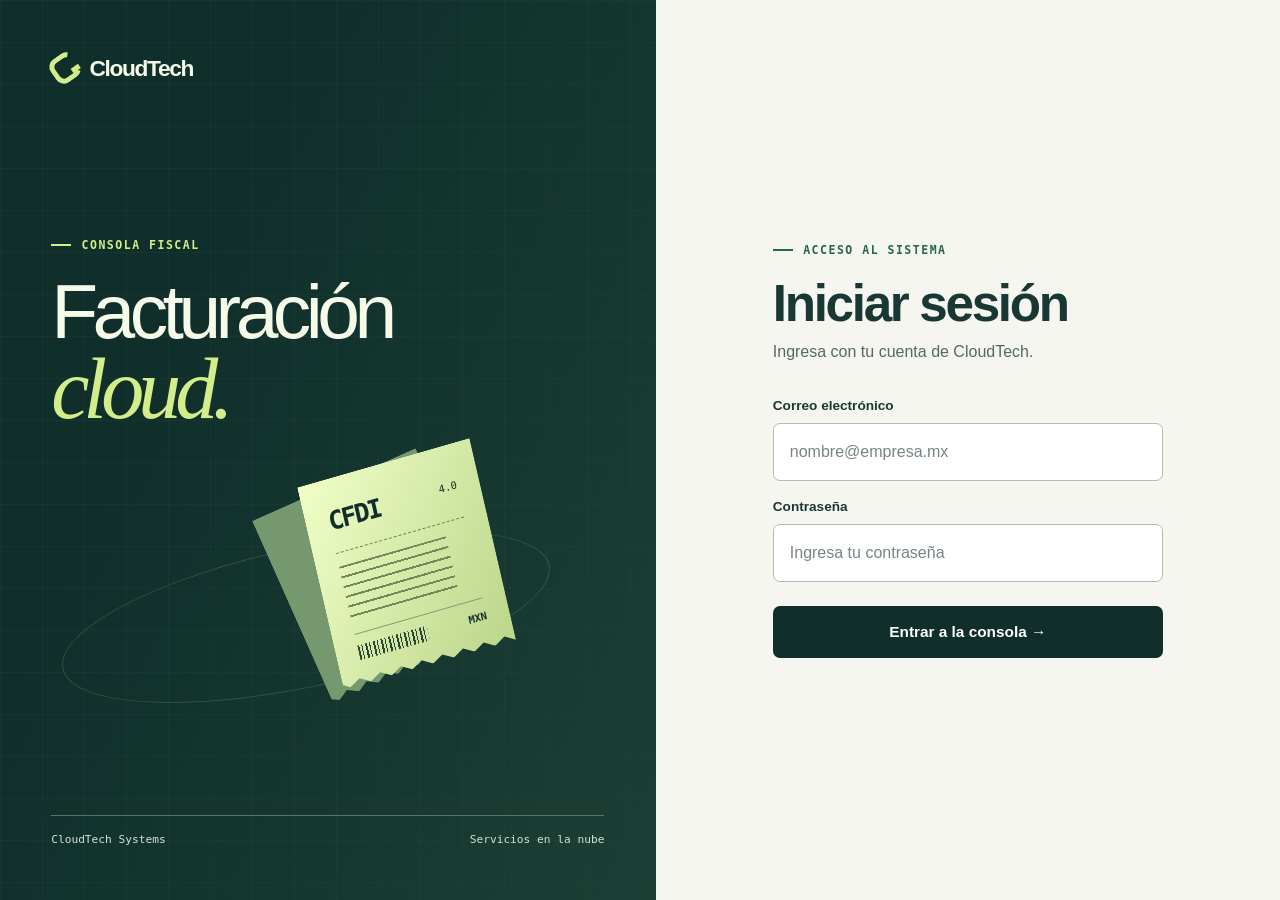
<file: src/frontend/index.html>
<!doctype html>
<html lang="es-MX">
<head>
  <meta charset="utf-8"><meta name="viewport" content="width=device-width,initial-scale=1">
  <meta name="theme-color" content="#112e2b"><title>CloudTech · Consola de facturación</title>
  <link rel="stylesheet" href="./assets/theme.css">
  <script type="module" src="./assets/app.js"></script>
</head>
<body>
  <div id="app"></div>
  <dialog id="dialog" aria-labelledby="dialog-title"><header><h2 id="dialog-title"></h2><button aria-label="Cerrar ventana" id="close">×</button></header><div id="dialog-body"></div></dialog>
  <div id="notice" role="status" aria-live="polite"></div>
  <noscript>Activa JavaScript para acceder a la consola de facturación.</noscript>
</body></html>
</file>
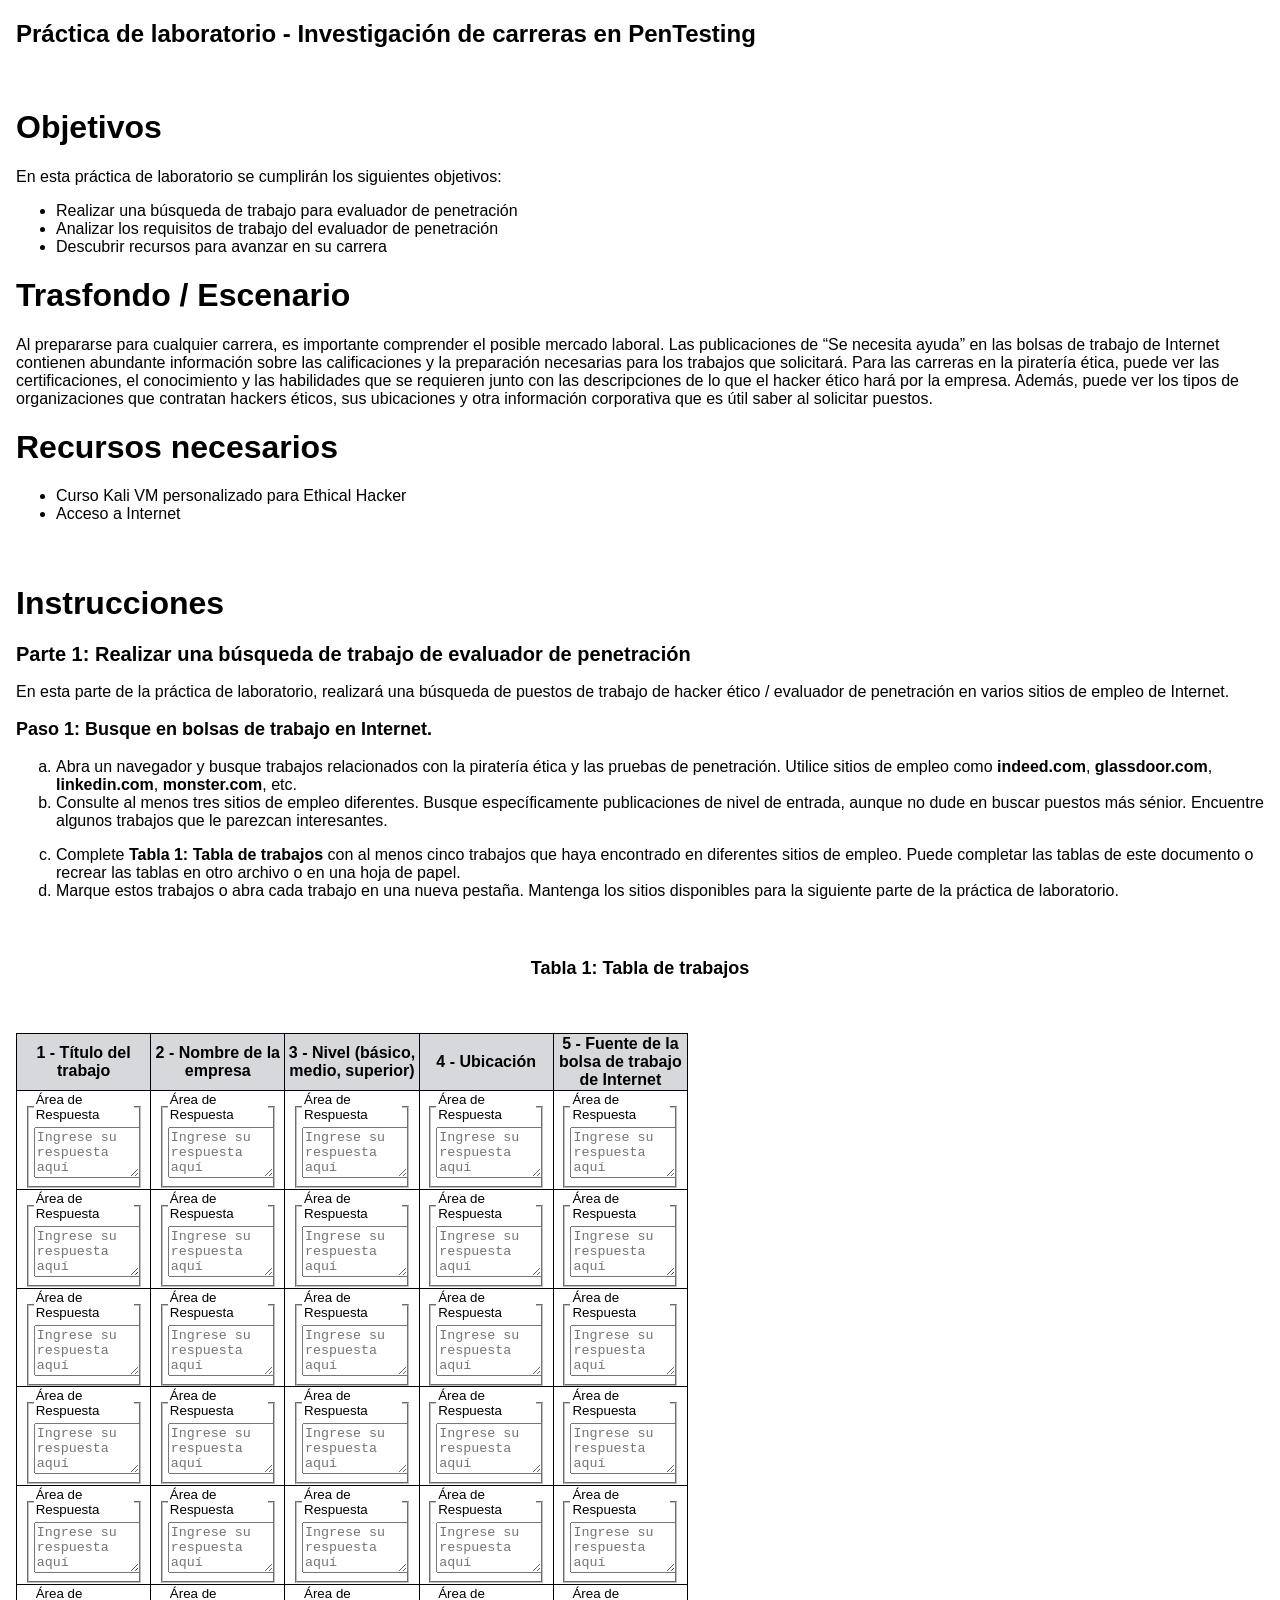
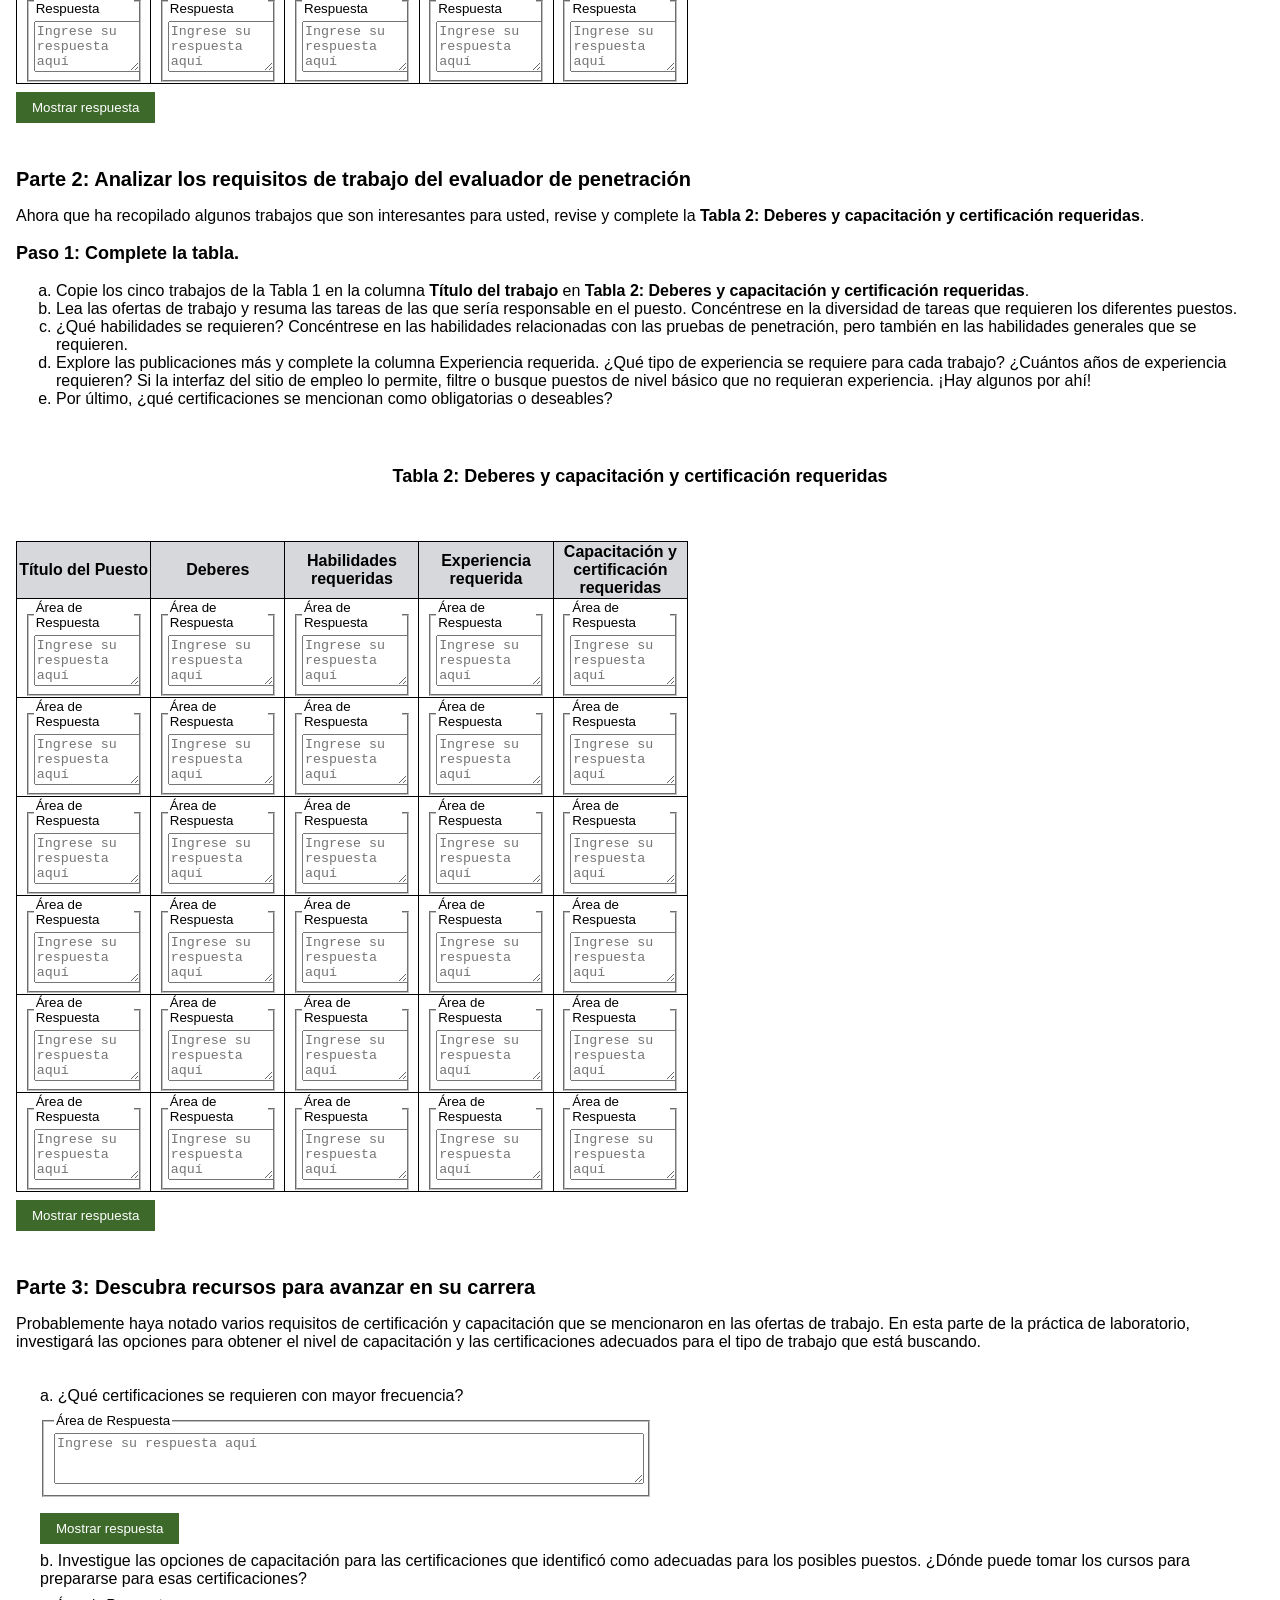
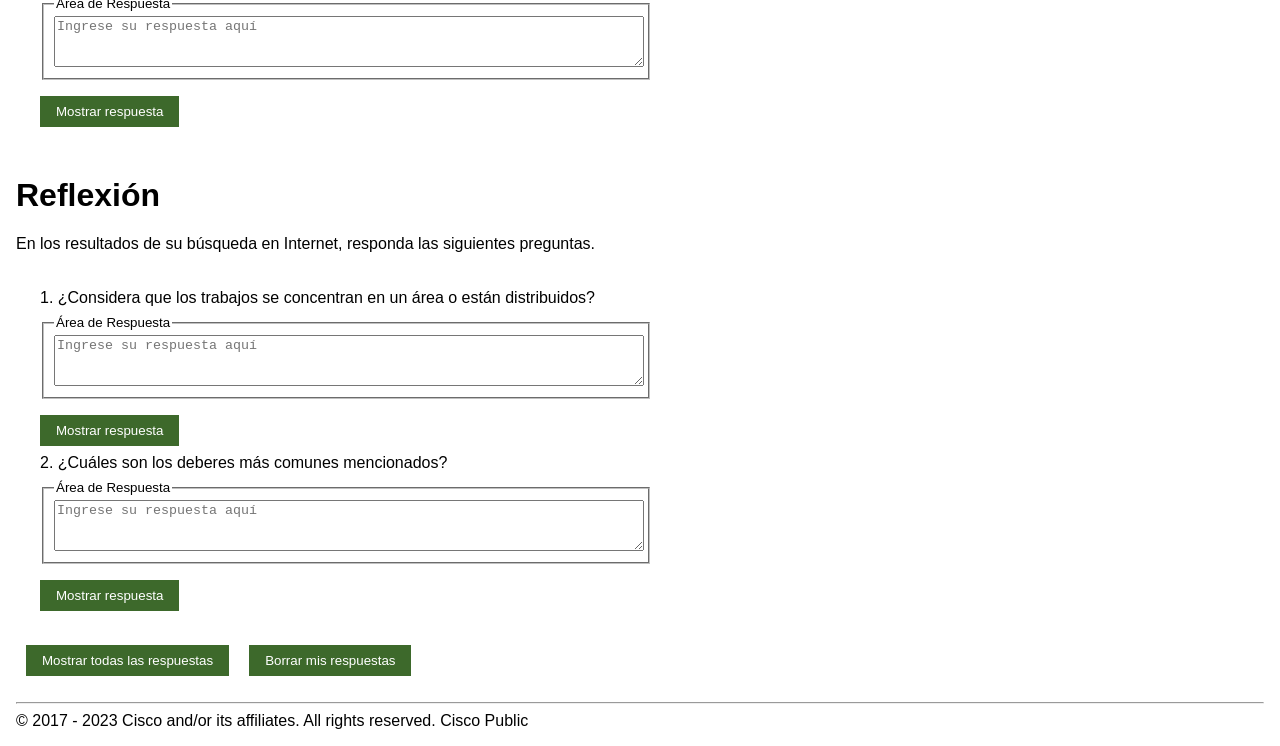
<file: docs/Investigación_de_carreras_profesionales_en_pruebas_de_penetración.html>
<!DOCTYPE html><html><head><meta charset="UTF-8">
<style>
      body {
        font-family: Arial, sans-serif;
        margin: 1rem;
      }
      ol,
      ul {
        margin-bottom: 0in;
      }
      table {
        margin-top: 1rem;
        border: 1px solid gray;
        width: 7in;
        border-collapse: collapse;
      }

      table > thead > tr > .openTableTextBox__table-header-data {
        text-align: center;
        margin-top: 6pt;
        margin-right: 0in;
        margin-bottom: 6pt;
        margin-left: 0in;
        text-align: center;
        line-height: 115%;
        page-break-after: avoid;
        font-size: 10pt;
        font-family: "Arial", sans-serif;
        font-weight: bold;
        background: #dbe5f1;
        padding: 0.5rem;
      }
      .openTableTextBox__answerText
        table
        > thead
        > tr
        > .openTableTextBox__table-header-data {
        background: #f2dbdb !important;
      }
      .openTextBox__textArea-container {
        margin-top: 6pt;
        margin-right: 0in;
        margin-bottom: 6pt;
        font-size: 10pt;
        font-family: "Arial", sans-serif;
        width: 50%;
      }
      .openTableTextBox__fieldset {
        padding: 5px;
      }
      td {
        margin-top: 3pt;
        margin-right: 0in;
        margin-bottom: 3pt;
        margin-left: 0in;
        font-size: 10pt;
        font-family: "Arial", sans-serif;
        width: 98.85pt;
        border: solid windowtext 1pt;
        border-top: none;
        padding: 0.7pt 5.75pt 0.7pt 5.75pt;
      }
      textarea {
        width: 100%;
      }
      .answergray {
        padding: 0.2rem;
      }

      .openTableTextBox__widget {
        margin-top: 6pt;
        margin-right: 0in;
        margin-bottom: 6pt;
        margin-left: 0.25in;
      }

      .show-answer,
      .hide-answer {
        padding: 0.5rem 1rem;
        background-color: #3d692b;
        color: #fff;
        border: 0px;
        cursor: pointer;
        margin-bottom: 0.5rem;
        margin-top: 0.5rem;
      }

      .openTextBoxController__button-container {
        display: flex;
        margin-top: 1rem;
        margin-bottom: 1rem;
      }

      .openTextBoxController__button-container .btn-text {
        margin: 10px;
      }

      .btn-text {
        border: 0px;
        padding: 0.5rem 1rem;
        background-color: #3d692b;
        color: #fff;
        border-radius: 0;
        cursor: pointer;
      }

      .u-display-none {
        display: none;
      }
      .openTextBox__postText, openTableTextBox__postText {
        margin-top: 0.5rem;
      }
      .edit-comment {
        display: none;
      }
      .js-heading-inner {
        display: none;
      }
      .block__title-inner,
      .article__title-inner {
        display: block;
        font-size: 1.5em;
        margin-block-start: 0.83em;
        margin-block-end: 0.83em;
        margin-inline-start: 0px;
        margin-inline-end: 0px;
        font-weight: bold;
      }
      h2{
        font-size: 1.25em;
      }
      h3{
        font-size: 1.125em;
      }
      .table
        > .table-inner
        > .table-wrapper
        > .table-widget
        > table
        > tbody
        > tr
        > th {
        border: solid windowtext 1pt;
      }
      table tbody tr th, table thead tr th{
        border: solid windowtext 1pt;
        background-color: #d6d8dc;
      }
      .openTableTextBox__answerText
        table
        > thead
        > tr
        > .openTableTextBox__table-header-data {
        background: #f2dbdb !important;
      }
      .command-output > .table-inner > .table-wrapper > .table-widget > table,
      .command-output
        > .table-inner
        > .table-wrapper
        > .table-widget
        > table
        > tbody
        > tr
        > td,
      .command-output
        > .table-inner
        > .table-wrapper
        > .table-widget
        > table
        > tbody
        > tr
        > th {
        border: none !important;
        text-align: right !important;
      }
      .simple-table > .table-inner > .table-wrapper{
        margin-left: 1.5rem;
      }
      .openTextBox__widget {
        margin-left: 1.5rem;
      }
      img {
        width: 30%;
        height: auto;
        margin-top: 1rem;
        margin-left: 3rem;
      }
      .answergray {
        background-color: #ccc;
      }
      .openTableTextBox__widget > .answergray {
        background-color: #fff !important;
      }
      li > ul,ol > li{
        margin-left: 0px !important;
      }
      img {
        width: 30%;
        height: auto;
        margin-top: 1rem;
        margin-left: 3rem;
      }
      
      .component__title{
        font-family: inherit;
        font-size: 1.65em;
        font-weight: 600;
        line-height: 1.5;
      }

      .component__body {
        padding-top: 20px;
        padding-bottom: 20px;
      }

      .accessibility-completion-indicator{
        display: none;
      }

      .check__hidden {
        display: none;
      }

      .check__button {
        border: none;
        border-radius: 6px !important;
        background-color: #6abf4b;
        color: #fff;
        min-width: 100px;
        margin: 0.625rem 0;
        padding: 0.7rem;
      }

      .check__widget .check__solution .DevConfigGray {
        background-color: rgb(214,216,220);
        font-weight: bold;
      }

      .check-inner .check__widget .check__solution .DevConfigs {
        margin: 0px;
        line-height: 115%;
        font-family: "Courier New", Courier, monospace;
      }

      .check__solution  {
        line-height: 1.5;
      }
      .mcq__inner .mcq__widget .mcq__widget-inner {
        margin-block: 1rem;
      }
      .mcq__inner .mcq__widget .mcq__item {
        display: flex;
        gap: 0.2rem;
      }
      .mcq__inner .mcq__widget .mcq__item .mcq__item-label .mcq__item-text .screenReader-position-text{
        display: none;
      }
      .opentabletextbox-inner .opentabletextBox__widget .openTableTextBox__answerText.answergray {
        background-color: transparent;
      }
      .openTextBox__inner .openTextBox__widget .answergray.is-graphic-in-openTextBox{
        background-color: transparent;
      }
      .openTextBox__inner .openTextBox__widget .answergray.is-graphic-in-openTextBox img{
        margin-block: 1rem;
        margin-left: initial;
      }
      .component__content .component__body-inner .pageTracer-h4-title-hide {
        margin-top: 0px;
        margin-right: 0px;
        margin-bottom: 0px;
        font-size: 0px;
        color: rgb(var(--neutral-2));
        font-weight: normal;
      }
      .table-inner .table__widget table tr.TableHeading th, .table-inner .table__widget table tr.TableHeading td, .table-inner .table__widget table tr td.TableHeading, .opentabletextbox-table thead tr.TableHeading th, .opentabletextbox-table tbody tr.TableHeading td, .opentabletextbox-table tbody tr td.TableHeading {
        background-color: #d6d8dc;
        text-align: center;
        font-weight: bold;
      }
      .component__content .component__body-inner .CMD, .component__content .component__body-inner .CMDOutput, .component__content .component__body-inner .CMDOutput__table{
        margin-top: 4px;
        margin-inline-end: 0px;
        margin-bottom: 4px;
        margin-inline-start: 30px;
        font-family: "Courier New", Courier, monospace;
      }
      [dir="rtl"] .component__content .component__body-inner .CMDOutput__table span {
        direction: ltr;
        display: inline-block;
      }
      .openTextBox__inner .openTextBox__widget .CMD, .openTextBox__inner .openTextBox__widget .CMDOutput{
        margin-top: 4px;
        margin-inline-end: 0px;
        margin-bottom: 4px;
        font-family: "Courier New", Courier, monospace;
      }
      .openTextBox__inner .openTextBox__widget .DnTbold, .openTextBox__inner .openTextBox__widget .BodyTextL25Bold, .component__content .component__body-inner .BodyTextL25Bold, .component__content .component__body-inner .DnTbold, .table-inner .table__widget table tr .DnTbold {
        font-weight: bold;
      }
      .component__content .component__body-inner .SubStepNum {
        text-indent: -25.5px;
        margin-inline-start: 50px;
      }
      .component__content .component__body-inner .BodyTextL50 {
        margin-inline-start: 30px;
      }
      .component__content .component__body-inner .Bulletlevel1 {
        text-indent: -19px;
        margin-inline-start: 48px;
      }
      .component__content .component__body-inner .Bulletlevel2 {
          text-indent: -19px;
          margin-inline-start: 72px;
      }
      .openTextBox__inner .openTextBox__widget .ReflectionQ, .component__content .component__body-inner .SubStepAlpha {
          text-indent: -25.5px;
          margin-inline-start: 30px;
      }
    </style>

</head><body><!---->
            <div class="article 64484f0387f1d4211a0dcfe9 remove-top-padding remove-padding-bottom is-complete ">
                <div class="article__inner">
                <div class=" no-adaptive-scroll">
                    <!--?lit$483668548$-->
                        <div class=""> 
                            <base-view type="article" model="[object Object]" customclass="" lowercase_component="" is-touch="false" fullscreen="true" device="large" browser="Chrome" os="linux" dir="ltr" location="page" theme="light" orientation="landscape" themetype="article-base-theme"><!---->
      <div class="article__header-wrapper remove-top-padding remove-padding-bottom ">
        <div class="article__header ">
          <div class="article__header-inner ">
            <!--?lit$483668548$-->
      <div class="article__title ">
        <!--?lit$483668548$--><heading-view aria-hidden="true" id="64484f0387f1d4211a0dcfe9-heading-view" headingtitle="Práctica de laboratorio - Investigación de carreras en PenTesting" modelid="64484f0387f1d4211a0dcfe9" is-touch="false" fullscreen="true" device="large" browser="Chrome" os="linux" dir="ltr" location="page" theme="light" orientation="landscape" themetype="article-base-theme"><!---->
      <div class="js-heading is-complete">
        <div class="js-heading-inner" role="heading" id="article-heading" aria-level="2">
        <span class="aria-label"> <!--?lit$483668548$-->Completo &nbsp;<!--?lit$483668548$-->Práctica de laboratorio - Investigación de carreras en PenTesting</span>
        </div>
      </div>
    <style id="customCSS">.reduce-margin-top {
margin-top: calc(4em / 2) !important;
}

.remove-top-margin {
margin-top: 0 !important;
}

.reduce-padding-top {
padding-top: calc(4em / 2) !important;
}

.remove-top-padding {
padding-top: 0 !important;
}

.increase-margin-top {
margin-top: calc(4em * 2) !important;
}

.increase-padding-top {
padding-top: calc(4em * 2) !important;
}

.reduce-margin-bottom {
margin-bottom: calc(4em / 2) !important;
}

.remove-bottom-margin {
margin-bottom: 0 !important;
}

.background-color-blue {
background-color: #0d274d;
}

.background-color-gray {
background-color: rgb(var(--background-color-2));
}

.reduce-padding-bottom {
padding-bottom: calc(4em / 2) !important;
}

.remove-bottom-padding {
padding-bottom: 0 !important;
}

.background-color-white {
background-color: rgb(var(--background-color-3));
}

.increase-margin-bottom {
margin-bottom: calc(4em / 2) !important;
}

.increase-padding-bottom {
padding-bottom: calc(4em / 2) !important;
}

.graphic-component-aside-content {
display: flex;
flex-direction: row-reverse;
}</style></heading-view>
        <div tabindex="0" role="heading" class="article__title-inner " aria-level="2">
          <span class="accessibility-completion-indicator"><!--?lit$483668548$-->Completo </span>
          <!--?lit$483668548$-->Práctica de laboratorio - Investigación de carreras en PenTesting
        </div>
      </div>
            <!--?lit$483668548$-->
            <!--?lit$483668548$-->
            <!--?lit$483668548$-->
            <!--?lit$483668548$-->
          </div>
        </div>
      </div>
    <style id="customCSS">.reduce-margin-top {
margin-top: calc(4em / 2) !important;
}

.remove-top-margin {
margin-top: 0 !important;
}

.reduce-padding-top {
padding-top: calc(4em / 2) !important;
}

.remove-top-padding {
padding-top: 0 !important;
}

.increase-margin-top {
margin-top: calc(4em * 2) !important;
}

.increase-padding-top {
padding-top: calc(4em * 2) !important;
}

.reduce-margin-bottom {
margin-bottom: calc(4em / 2) !important;
}

.remove-bottom-margin {
margin-bottom: 0 !important;
}

.background-color-blue {
background-color: #0d274d;
}

.background-color-gray {
background-color: rgb(var(--background-color-2));
}

.reduce-padding-bottom {
padding-bottom: calc(4em / 2) !important;
}

.remove-bottom-padding {
padding-bottom: 0 !important;
}

.background-color-white {
background-color: rgb(var(--background-color-3));
}

.increase-margin-bottom {
margin-bottom: calc(4em / 2) !important;
}

.increase-padding-bottom {
padding-bottom: calc(4em / 2) !important;
}

.graphic-component-aside-content {
display: flex;
flex-direction: row-reverse;
}</style></base-view>
                            <div class="block__container " style="">
                                <!--?lit$483668548$--><!---->
                                    <block-view modelid="64484f0387f1d4211a0dcfea" is-touch="false" fullscreen="true" device="large" browser="Chrome" os="linux" dir="ltr" location="page" theme="light" orientation="landscape" themetype="article-base-theme" sgpulse-type="block" style="width: 9.09091%;"><!---->
                
                <div data-socialgoodpulse-id="64484f0387f1d4211a0dcfea" class="64484f0387f1d4211a0dcfea block remove-top-padding remove-padding-bottom is-complete">
                    <div class="block__inner">    
                    <base-view type="block" modelid="64484f0387f1d4211a0dcfea" model="[object Object]" customclass="" lowercase_component="" is-touch="false" fullscreen="true" device="large" browser="Chrome" os="linux" dir="ltr" location="page" theme="light" orientation="landscape" themetype="article-base-theme"><!---->
      <div class="block__header-wrapper remove-top-padding remove-padding-bottom ">
        <div class="block__header ">
          <div class="block__header-inner ">
            <!--?lit$483668548$-->
            <!--?lit$483668548$-->
            <!--?lit$483668548$-->
            <!--?lit$483668548$-->
            <!--?lit$483668548$-->
          </div>
        </div>
      </div>
    <style id="customCSS">.reduce-margin-top {
margin-top: calc(4em / 2) !important;
}

.remove-top-margin {
margin-top: 0 !important;
}

.reduce-padding-top {
padding-top: calc(4em / 2) !important;
}

.remove-top-padding {
padding-top: 0 !important;
}

.increase-margin-top {
margin-top: calc(4em * 2) !important;
}

.increase-padding-top {
padding-top: calc(4em * 2) !important;
}

.reduce-margin-bottom {
margin-bottom: calc(4em / 2) !important;
}

.remove-bottom-margin {
margin-bottom: 0 !important;
}

.background-color-blue {
background-color: #0d274d;
}

.background-color-gray {
background-color: rgb(var(--background-color-2));
}

.reduce-padding-bottom {
padding-bottom: calc(4em / 2) !important;
}

.remove-bottom-padding {
padding-bottom: 0 !important;
}

.background-color-white {
background-color: rgb(var(--background-color-3));
}

.increase-margin-bottom {
margin-bottom: calc(4em / 2) !important;
}

.increase-padding-bottom {
padding-bottom: calc(4em / 2) !important;
}

.graphic-component-aside-content {
display: flex;
flex-direction: row-reverse;
}</style></base-view>
                        <div class="component__container">                            
                                <!--?lit$483668548$--><!----><text-view modelid="64484f8dbe6d912348353793" class="is-full remove-top-padding remove-padding-bottom" is-touch="false" fullscreen="true" device="large" browser="Chrome" os="linux" dir="ltr" location="page" theme="light" orientation="landscape" themetype="article-base-theme" sgpulse-type="component"><!---->
        <div class="text-inner component__inner">
            <div class="component__header-container">
                <div data-socialgoodpulse-id="64484f8dbe6d912348353793" class="component text 64484f8dbe6d912348353793 remove-top-padding remove-padding-bottom is-full is-complete  ">
                    <base-view type="component" lowercase_component="text" model="[object Object]" customclass="" is-touch="false" fullscreen="true" device="large" browser="Chrome" os="linux" dir="ltr" location="page" theme="light" orientation="landscape" themetype="article-base-theme"><!---->
      <div class="component__header-wrapper remove-top-padding remove-padding-bottom ">
        <div class="component__header text__header">
          <div class="component__header-inner text__header-inner">
            <!--?lit$483668548$-->
            <!--?lit$483668548$-->
            <!--?lit$483668548$-->
      <div class="component__content">
        <div tabindex="0" class="component__body text__body">
          <div class="component__body-inner text__body-inner"><!--?lit$483668548$--><h1>Objetivos</h1><p>En esta práctica de laboratorio se cumplirán los siguientes objetivos:</p><ul><li><!--[if !supportLists]--><!--[endif]-->Realizar una búsqueda de trabajo para evaluador de penetración</li><li><!--[if !supportLists]--><!--[endif]-->Analizar los requisitos de trabajo del evaluador de penetración</li><li>Descubrir recursos para avanzar en su carrera</li></ul><h1>Trasfondo / Escenario</h1><p><span>Al prepararse para cualquier carrera, es importante comprender el posible mercado laboral. Las publicaciones de “Se necesita ayuda” en las bolsas de trabajo de Internet contienen abundante información sobre las calificaciones y la preparación necesarias para los trabajos que solicitará. Para las carreras en la piratería ética, puede ver las certificaciones, el conocimiento y las habilidades que se requieren junto con las descripciones de lo que el hacker ético hará por la empresa. Además, puede ver los tipos de organizaciones que contratan hackers éticos, sus ubicaciones y otra información corporativa que es útil saber al solicitar puestos.</span></p><h1>Recursos necesarios</h1><ul><li><!--[if !supportLists]--><!--[endif]-->Curso Kali VM personalizado para Ethical Hacker</li><li><!--[if !supportLists]--><!--[endif]-->Acceso a Internet</li></ul></div>
        </div>
      </div>
            <!--?lit$483668548$-->
            <!--?lit$483668548$-->
          </div>
        </div>
      </div>
    <style id="customCSS">.reduce-margin-top {
margin-top: calc(4em / 2) !important;
}

.remove-top-margin {
margin-top: 0 !important;
}

.reduce-padding-top {
padding-top: calc(4em / 2) !important;
}

.remove-top-padding {
padding-top: 0 !important;
}

.increase-margin-top {
margin-top: calc(4em * 2) !important;
}

.increase-padding-top {
padding-top: calc(4em * 2) !important;
}

.reduce-margin-bottom {
margin-bottom: calc(4em / 2) !important;
}

.remove-bottom-margin {
margin-bottom: 0 !important;
}

.background-color-blue {
background-color: #0d274d;
}

.background-color-gray {
background-color: rgb(var(--background-color-2));
}

.reduce-padding-bottom {
padding-bottom: calc(4em / 2) !important;
}

.remove-bottom-padding {
padding-bottom: 0 !important;
}

.background-color-white {
background-color: rgb(var(--background-color-3));
}

.increase-margin-bottom {
margin-bottom: calc(4em / 2) !important;
}

.increase-padding-bottom {
padding-bottom: calc(4em / 2) !important;
}

.graphic-component-aside-content {
display: flex;
flex-direction: row-reverse;
}</style></base-view>
                </div>
            </div>
        </div>

        <!-- div><div class="component__inner"></div></div -->
        <style id="customCSS">.reduce-margin-top {
margin-top: calc(4em / 2) !important;
}

.remove-top-margin {
margin-top: 0 !important;
}

.reduce-padding-top {
padding-top: calc(4em / 2) !important;
}

.remove-top-padding {
padding-top: 0 !important;
}

.increase-margin-top {
margin-top: calc(4em * 2) !important;
}

.increase-padding-top {
padding-top: calc(4em * 2) !important;
}

.reduce-margin-bottom {
margin-bottom: calc(4em / 2) !important;
}

.remove-bottom-margin {
margin-bottom: 0 !important;
}

.background-color-blue {
background-color: #0d274d;
}

.background-color-gray {
background-color: rgb(var(--background-color-2));
}

.reduce-padding-bottom {
padding-bottom: calc(4em / 2) !important;
}

.remove-bottom-padding {
padding-bottom: 0 !important;
}

.background-color-white {
background-color: rgb(var(--background-color-3));
}

.increase-margin-bottom {
margin-bottom: calc(4em / 2) !important;
}

.increase-padding-bottom {
padding-bottom: calc(4em / 2) !important;
}

.graphic-component-aside-content {
display: flex;
flex-direction: row-reverse;
}</style></text-view><!---->
                            </div>                     
                    </div>
                </div>
            <style id="customCSS">.reduce-margin-top {
margin-top: calc(4em / 2) !important;
}

.remove-top-margin {
margin-top: 0 !important;
}

.reduce-padding-top {
padding-top: calc(4em / 2) !important;
}

.remove-top-padding {
padding-top: 0 !important;
}

.increase-margin-top {
margin-top: calc(4em * 2) !important;
}

.increase-padding-top {
padding-top: calc(4em * 2) !important;
}

.reduce-margin-bottom {
margin-bottom: calc(4em / 2) !important;
}

.remove-bottom-margin {
margin-bottom: 0 !important;
}

.background-color-blue {
background-color: #0d274d;
}

.background-color-gray {
background-color: rgb(var(--background-color-2));
}

.reduce-padding-bottom {
padding-bottom: calc(4em / 2) !important;
}

.remove-bottom-padding {
padding-bottom: 0 !important;
}

.background-color-white {
background-color: rgb(var(--background-color-3));
}

.increase-margin-bottom {
margin-bottom: calc(4em / 2) !important;
}

.increase-padding-bottom {
padding-bottom: calc(4em / 2) !important;
}

.graphic-component-aside-content {
display: flex;
flex-direction: row-reverse;
}</style></block-view>
                                <!----><!---->
                                    <block-view modelid="6448505d87f1d4211a0dcfee" is-touch="false" fullscreen="true" device="large" browser="Chrome" os="linux" dir="ltr" location="page" theme="light" orientation="landscape" themetype="article-base-theme" sgpulse-type="block" style="width: 9.09091%;"><!---->
                
                <div data-socialgoodpulse-id="6448505d87f1d4211a0dcfee" class="6448505d87f1d4211a0dcfee block remove-top-padding remove-padding-bottom is-complete">
                    <div class="block__inner">    
                    <base-view type="block" modelid="6448505d87f1d4211a0dcfee" model="[object Object]" customclass="" lowercase_component="" is-touch="false" fullscreen="true" device="large" browser="Chrome" os="linux" dir="ltr" location="page" theme="light" orientation="landscape" themetype="article-base-theme"><!---->
      <div class="block__header-wrapper remove-top-padding remove-padding-bottom ">
        <div class="block__header ">
          <div class="block__header-inner ">
            <!--?lit$483668548$-->
            <!--?lit$483668548$-->
            <!--?lit$483668548$-->
            <!--?lit$483668548$-->
            <!--?lit$483668548$-->
          </div>
        </div>
      </div>
    <style id="customCSS">.reduce-margin-top {
margin-top: calc(4em / 2) !important;
}

.remove-top-margin {
margin-top: 0 !important;
}

.reduce-padding-top {
padding-top: calc(4em / 2) !important;
}

.remove-top-padding {
padding-top: 0 !important;
}

.increase-margin-top {
margin-top: calc(4em * 2) !important;
}

.increase-padding-top {
padding-top: calc(4em * 2) !important;
}

.reduce-margin-bottom {
margin-bottom: calc(4em / 2) !important;
}

.remove-bottom-margin {
margin-bottom: 0 !important;
}

.background-color-blue {
background-color: #0d274d;
}

.background-color-gray {
background-color: rgb(var(--background-color-2));
}

.reduce-padding-bottom {
padding-bottom: calc(4em / 2) !important;
}

.remove-bottom-padding {
padding-bottom: 0 !important;
}

.background-color-white {
background-color: rgb(var(--background-color-3));
}

.increase-margin-bottom {
margin-bottom: calc(4em / 2) !important;
}

.increase-padding-bottom {
padding-bottom: calc(4em / 2) !important;
}

.graphic-component-aside-content {
display: flex;
flex-direction: row-reverse;
}</style></base-view>
                        <div class="component__container">                            
                                <!--?lit$483668548$--><!----><text-view modelid="6448505d87f1d4211a0dcfef" class="is-full remove-top-padding remove-padding-bottom" is-touch="false" fullscreen="true" device="large" browser="Chrome" os="linux" dir="ltr" location="page" theme="light" orientation="landscape" themetype="article-base-theme" sgpulse-type="component"><!---->
        <div class="text-inner component__inner">
            <div class="component__header-container">
                <div data-socialgoodpulse-id="6448505d87f1d4211a0dcfef" class="component text 6448505d87f1d4211a0dcfef remove-top-padding remove-padding-bottom is-full is-complete  ">
                    <base-view type="component" lowercase_component="text" model="[object Object]" customclass="" is-touch="false" fullscreen="true" device="large" browser="Chrome" os="linux" dir="ltr" location="page" theme="light" orientation="landscape" themetype="article-base-theme"><!---->
      <div class="component__header-wrapper remove-top-padding remove-padding-bottom ">
        <div class="component__header text__header">
          <div class="component__header-inner text__header-inner">
            <!--?lit$483668548$-->
            <!--?lit$483668548$-->
            <!--?lit$483668548$-->
      <div class="component__content">
        <div tabindex="0" class="component__body text__body">
          <div class="component__body-inner text__body-inner"><!--?lit$483668548$--><h1>Instrucciones</h1><h2 style="margin-left:0in"><!--[if !supportLists]--><span><span>Parte 1: </span></span><!--[endif]-->Realizar una búsqueda de trabajo de evaluador de penetración</h2><p>En esta parte de la práctica de laboratorio, realizará una búsqueda de puestos de trabajo de hacker ético / evaluador de penetración en varios sitios de empleo de Internet.</p><h3 style="margin-left:0in"><!--[if !supportLists]--><span><span>Paso 1: </span></span><!--[endif]-->Busque en bolsas de trabajo en Internet.</h3><ol start="1" style="list-style-type:lower-alpha"><li><!--[if !supportLists]-->Abra un navegador y busque trabajos relacionados con la piratería ética y las pruebas de penetración. Utilice sitios de empleo como <strong>indeed.com</strong>, <strong>glassdoor.com</strong>, <strong>linkedin.com</strong>, <strong>monster.com</strong>, etc.</li><li><!--[if !supportLists]--><!--[endif]-->Consulte al menos tres sitios de empleo diferentes. Busque específicamente publicaciones de nivel de entrada, aunque no dude en buscar puestos más sénior. Encuentre algunos trabajos que le parezcan interesantes.</li></ol><p><!--[if !supportLists]--></p><ol start="3" style="list-style-type:lower-alpha"><li><!--[if !supportLists]-->Complete <strong>Tabla 1: Tabla de trabajos</strong> con al menos cinco trabajos que haya encontrado en diferentes sitios de empleo. Puede completar las tablas de este documento o recrear las tablas en otro archivo o en una hoja de papel.</li><li><!--[if !supportLists]--><!--[endif]-->Marque estos trabajos o abra cada trabajo en una nueva pestaña. Mantenga los sitios disponibles para la siguiente parte de la práctica de laboratorio.</li></ol></div>
        </div>
      </div>
            <!--?lit$483668548$-->
            <!--?lit$483668548$-->
          </div>
        </div>
      </div>
    <style id="customCSS">.reduce-margin-top {
margin-top: calc(4em / 2) !important;
}

.remove-top-margin {
margin-top: 0 !important;
}

.reduce-padding-top {
padding-top: calc(4em / 2) !important;
}

.remove-top-padding {
padding-top: 0 !important;
}

.increase-margin-top {
margin-top: calc(4em * 2) !important;
}

.increase-padding-top {
padding-top: calc(4em * 2) !important;
}

.reduce-margin-bottom {
margin-bottom: calc(4em / 2) !important;
}

.remove-bottom-margin {
margin-bottom: 0 !important;
}

.background-color-blue {
background-color: #0d274d;
}

.background-color-gray {
background-color: rgb(var(--background-color-2));
}

.reduce-padding-bottom {
padding-bottom: calc(4em / 2) !important;
}

.remove-bottom-padding {
padding-bottom: 0 !important;
}

.background-color-white {
background-color: rgb(var(--background-color-3));
}

.increase-margin-bottom {
margin-bottom: calc(4em / 2) !important;
}

.increase-padding-bottom {
padding-bottom: calc(4em / 2) !important;
}

.graphic-component-aside-content {
display: flex;
flex-direction: row-reverse;
}</style></base-view>
                </div>
            </div>
        </div>

        <!-- div><div class="component__inner"></div></div -->
        <style id="customCSS">.reduce-margin-top {
margin-top: calc(4em / 2) !important;
}

.remove-top-margin {
margin-top: 0 !important;
}

.reduce-padding-top {
padding-top: calc(4em / 2) !important;
}

.remove-top-padding {
padding-top: 0 !important;
}

.increase-margin-top {
margin-top: calc(4em * 2) !important;
}

.increase-padding-top {
padding-top: calc(4em * 2) !important;
}

.reduce-margin-bottom {
margin-bottom: calc(4em / 2) !important;
}

.remove-bottom-margin {
margin-bottom: 0 !important;
}

.background-color-blue {
background-color: #0d274d;
}

.background-color-gray {
background-color: rgb(var(--background-color-2));
}

.reduce-padding-bottom {
padding-bottom: calc(4em / 2) !important;
}

.remove-bottom-padding {
padding-bottom: 0 !important;
}

.background-color-white {
background-color: rgb(var(--background-color-3));
}

.increase-margin-bottom {
margin-bottom: calc(4em / 2) !important;
}

.increase-padding-bottom {
padding-bottom: calc(4em / 2) !important;
}

.graphic-component-aside-content {
display: flex;
flex-direction: row-reverse;
}</style></text-view><!---->
                            </div>                     
                    </div>
                </div>
            <style id="customCSS">.reduce-margin-top {
margin-top: calc(4em / 2) !important;
}

.remove-top-margin {
margin-top: 0 !important;
}

.reduce-padding-top {
padding-top: calc(4em / 2) !important;
}

.remove-top-padding {
padding-top: 0 !important;
}

.increase-margin-top {
margin-top: calc(4em * 2) !important;
}

.increase-padding-top {
padding-top: calc(4em * 2) !important;
}

.reduce-margin-bottom {
margin-bottom: calc(4em / 2) !important;
}

.remove-bottom-margin {
margin-bottom: 0 !important;
}

.background-color-blue {
background-color: #0d274d;
}

.background-color-gray {
background-color: rgb(var(--background-color-2));
}

.reduce-padding-bottom {
padding-bottom: calc(4em / 2) !important;
}

.remove-bottom-padding {
padding-bottom: 0 !important;
}

.background-color-white {
background-color: rgb(var(--background-color-3));
}

.increase-margin-bottom {
margin-bottom: calc(4em / 2) !important;
}

.increase-padding-bottom {
padding-bottom: calc(4em / 2) !important;
}

.graphic-component-aside-content {
display: flex;
flex-direction: row-reverse;
}</style></block-view>
                                <!----><!---->
                                    <block-view modelid="6453fe63d2ca880011777d75" is-touch="false" fullscreen="true" device="large" browser="Chrome" os="linux" dir="ltr" location="page" theme="light" orientation="landscape" themetype="article-base-theme" sgpulse-type="block" style="width: 9.09091%;"><!---->
                
                <div data-socialgoodpulse-id="6453fe63d2ca880011777d75" class="6453fe63d2ca880011777d75 block remove-top-padding remove-padding-bottom is-complete">
                    <div class="block__inner">    
                    <base-view type="block" modelid="6453fe63d2ca880011777d75" model="[object Object]" customclass="" lowercase_component="" is-touch="false" fullscreen="true" device="large" browser="Chrome" os="linux" dir="ltr" location="page" theme="light" orientation="landscape" themetype="article-base-theme"><!---->
      <div class="block__header-wrapper remove-top-padding remove-padding-bottom ">
        <div class="block__header ">
          <div class="block__header-inner ">
            <!--?lit$483668548$-->
            <!--?lit$483668548$-->
            <!--?lit$483668548$-->
            <!--?lit$483668548$-->
            <!--?lit$483668548$-->
          </div>
        </div>
      </div>
    <style id="customCSS">.reduce-margin-top {
margin-top: calc(4em / 2) !important;
}

.remove-top-margin {
margin-top: 0 !important;
}

.reduce-padding-top {
padding-top: calc(4em / 2) !important;
}

.remove-top-padding {
padding-top: 0 !important;
}

.increase-margin-top {
margin-top: calc(4em * 2) !important;
}

.increase-padding-top {
padding-top: calc(4em * 2) !important;
}

.reduce-margin-bottom {
margin-bottom: calc(4em / 2) !important;
}

.remove-bottom-margin {
margin-bottom: 0 !important;
}

.background-color-blue {
background-color: #0d274d;
}

.background-color-gray {
background-color: rgb(var(--background-color-2));
}

.reduce-padding-bottom {
padding-bottom: calc(4em / 2) !important;
}

.remove-bottom-padding {
padding-bottom: 0 !important;
}

.background-color-white {
background-color: rgb(var(--background-color-3));
}

.increase-margin-bottom {
margin-bottom: calc(4em / 2) !important;
}

.increase-padding-bottom {
padding-bottom: calc(4em / 2) !important;
}

.graphic-component-aside-content {
display: flex;
flex-direction: row-reverse;
}</style></base-view>
                        <div class="component__container">                            
                                <!--?lit$483668548$--><!----><opentabletextbox-view modelid="6453fe7d1961e60388ab1d77" class="is-full remove-top-padding remove-padding-bottom" is-touch="false" fullscreen="true" device="large" browser="Chrome" os="linux" dir="ltr" location="page" theme="light" orientation="landscape" themetype="article-base-theme" sgpulse-type="component"><!---->
      <div class="component">
        <div class="opentabletextbox-inner component__inner">
          <div data-socialgoodpulse-id="6453fe7d1961e60388ab1d77" class="component opentabletextbox 6453fe7d1961e60388ab1d77 remove-top-padding remove-padding-bottom is-full is-complete  ">
            <div class="component__header-container">
              <div data-socialgoodpulse-id="6453fe7d1961e60388ab1d77" class="opentabletextbox remove-top-padding remove-padding-bottom">
                <base-view type="component" lowercase_component="openTableTextBox" model="[object Object]" customclass="" is-touch="false" fullscreen="true" device="large" browser="Chrome" os="linux" dir="ltr" location="page" theme="light" orientation="landscape" themetype="article-base-theme"><!---->
      <div class="component__header-wrapper remove-top-padding remove-padding-bottom ">
        <div class="component__header openTableTextBox__header">
          <div class="component__header-inner openTableTextBox__header-inner">
            <!--?lit$483668548$-->
            <!--?lit$483668548$-->
            <!--?lit$483668548$-->
      <div class="component__content">
        <div tabindex="0" class="component__body openTableTextBox__body">
          <div class="component__body-inner openTableTextBox__body-inner"><!--?lit$483668548$--><h3 style="text-align: center;">Tabla 1: Tabla de trabajos</h3></div>
        </div>
      </div>
            <!--?lit$483668548$-->
            <!--?lit$483668548$-->
          </div>
        </div>
      </div>
    <style id="customCSS">.reduce-margin-top {
margin-top: calc(4em / 2) !important;
}

.remove-top-margin {
margin-top: 0 !important;
}

.reduce-padding-top {
padding-top: calc(4em / 2) !important;
}

.remove-top-padding {
padding-top: 0 !important;
}

.increase-margin-top {
margin-top: calc(4em * 2) !important;
}

.increase-padding-top {
padding-top: calc(4em * 2) !important;
}

.reduce-margin-bottom {
margin-bottom: calc(4em / 2) !important;
}

.remove-bottom-margin {
margin-bottom: 0 !important;
}

.background-color-blue {
background-color: #0d274d;
}

.background-color-gray {
background-color: rgb(var(--background-color-2));
}

.reduce-padding-bottom {
padding-bottom: calc(4em / 2) !important;
}

.remove-bottom-padding {
padding-bottom: 0 !important;
}

.background-color-white {
background-color: rgb(var(--background-color-3));
}

.increase-margin-bottom {
margin-bottom: calc(4em / 2) !important;
}

.increase-padding-bottom {
padding-bottom: calc(4em / 2) !important;
}

.graphic-component-aside-content {
display: flex;
flex-direction: row-reverse;
}</style></base-view>
              </div>
            </div>
            <div class="component__widget opentabletextBox__widget question-container ">
              <div class="openTableTextBox__preText">
                <!--?lit$483668548$-->
              </div>
              <div class="opentabletextbox-container openTableTextBox__table-container">
                <table class="opentabletextbox-table" tabindex="0">
                  <!--?lit$483668548$-->
                        <thead class="openTableTextBox__table-header">
                          <tr>
                            <!--?lit$483668548$--><!----><th tabindex="0" scope="col"><!--?lit$483668548$-->1 - Título del trabajo</th><!----><!----><th tabindex="0" scope="col"><!--?lit$483668548$-->2 - Nombre de la empresa</th><!----><!----><th tabindex="0" scope="col"><!--?lit$483668548$-->3 - Nivel (básico, medio, superior)</th><!----><!----><th tabindex="0" scope="col"><!--?lit$483668548$-->4 - Ubicación</th><!----><!----><th tabindex="0" scope="col"><!--?lit$483668548$-->5 - Fuente de la bolsa de trabajo de Internet</th><!---->
                          </tr>
                        </thead>
                  <tbody>
                    <!--?lit$483668548$--><!---->
                        <tr class="openTableTextBox__table-row ">
                          <!--?lit$483668548$--><!---->
                              <td tabindex="0" class="openTableTextBox__table-row-data ">
                                <div class="openTableTextBox__textArea-container">
                                  <!--?lit$483668548$-->
                                        <div class="openTableTextBox__textArea-container">
                                          <fieldset class="openTableTextBox__fieldset">
                                            <legend class="openTableTextBox__legend">
                                              <!--?lit$483668548$--><!--?lit$483668548$-->Área de Respuesta<!--?-->
                                            </legend>
                                            <textarea class="openTableTextBox__textArea" rows="3" name="answerArea" tabindex="0" placeholder="Ingrese su respuesta aquí">&lt;!----&gt;&lt;!----&gt;</textarea>
                                          </fieldset>
                                        </div>
                                      
                                </div>
                              </td>
                            <!----><!---->
                              <td tabindex="0" class="openTableTextBox__table-row-data ">
                                <div class="openTableTextBox__textArea-container">
                                  <!--?lit$483668548$-->
                                        <div class="openTableTextBox__textArea-container">
                                          <fieldset class="openTableTextBox__fieldset">
                                            <legend class="openTableTextBox__legend">
                                              <!--?lit$483668548$--><!--?lit$483668548$-->Área de Respuesta<!--?-->
                                            </legend>
                                            <textarea class="openTableTextBox__textArea" rows="3" name="answerArea" tabindex="0" placeholder="Ingrese su respuesta aquí">&lt;!----&gt;&lt;!----&gt;</textarea>
                                          </fieldset>
                                        </div>
                                      
                                </div>
                              </td>
                            <!----><!---->
                              <td tabindex="0" class="openTableTextBox__table-row-data ">
                                <div class="openTableTextBox__textArea-container">
                                  <!--?lit$483668548$-->
                                        <div class="openTableTextBox__textArea-container">
                                          <fieldset class="openTableTextBox__fieldset">
                                            <legend class="openTableTextBox__legend">
                                              <!--?lit$483668548$--><!--?lit$483668548$-->Área de Respuesta<!--?-->
                                            </legend>
                                            <textarea class="openTableTextBox__textArea" rows="3" name="answerArea" tabindex="0" placeholder="Ingrese su respuesta aquí">&lt;!----&gt;&lt;!----&gt;</textarea>
                                          </fieldset>
                                        </div>
                                      
                                </div>
                              </td>
                            <!----><!---->
                              <td tabindex="0" class="openTableTextBox__table-row-data ">
                                <div class="openTableTextBox__textArea-container">
                                  <!--?lit$483668548$-->
                                        <div class="openTableTextBox__textArea-container">
                                          <fieldset class="openTableTextBox__fieldset">
                                            <legend class="openTableTextBox__legend">
                                              <!--?lit$483668548$--><!--?lit$483668548$-->Área de Respuesta<!--?-->
                                            </legend>
                                            <textarea class="openTableTextBox__textArea" rows="3" name="answerArea" tabindex="0" placeholder="Ingrese su respuesta aquí">&lt;!----&gt;&lt;!----&gt;</textarea>
                                          </fieldset>
                                        </div>
                                      
                                </div>
                              </td>
                            <!----><!---->
                              <td tabindex="0" class="openTableTextBox__table-row-data ">
                                <div class="openTableTextBox__textArea-container">
                                  <!--?lit$483668548$-->
                                        <div class="openTableTextBox__textArea-container">
                                          <fieldset class="openTableTextBox__fieldset">
                                            <legend class="openTableTextBox__legend">
                                              <!--?lit$483668548$--><!--?lit$483668548$-->Área de Respuesta<!--?-->
                                            </legend>
                                            <textarea class="openTableTextBox__textArea" rows="3" name="answerArea" tabindex="0" placeholder="Ingrese su respuesta aquí">&lt;!----&gt;&lt;!----&gt;</textarea>
                                          </fieldset>
                                        </div>
                                      
                                </div>
                              </td>
                            <!---->
                        </tr>
                      <!----><!---->
                        <tr class="openTableTextBox__table-row ">
                          <!--?lit$483668548$--><!---->
                              <td tabindex="0" class="openTableTextBox__table-row-data ">
                                <div class="openTableTextBox__textArea-container">
                                  <!--?lit$483668548$-->
                                        <div class="openTableTextBox__textArea-container">
                                          <fieldset class="openTableTextBox__fieldset">
                                            <legend class="openTableTextBox__legend">
                                              <!--?lit$483668548$--><!--?lit$483668548$-->Área de Respuesta<!--?-->
                                            </legend>
                                            <textarea class="openTableTextBox__textArea" rows="3" name="answerArea" tabindex="0" placeholder="Ingrese su respuesta aquí">&lt;!----&gt;&lt;!----&gt;</textarea>
                                          </fieldset>
                                        </div>
                                      
                                </div>
                              </td>
                            <!----><!---->
                              <td tabindex="0" class="openTableTextBox__table-row-data ">
                                <div class="openTableTextBox__textArea-container">
                                  <!--?lit$483668548$-->
                                        <div class="openTableTextBox__textArea-container">
                                          <fieldset class="openTableTextBox__fieldset">
                                            <legend class="openTableTextBox__legend">
                                              <!--?lit$483668548$--><!--?lit$483668548$-->Área de Respuesta<!--?-->
                                            </legend>
                                            <textarea class="openTableTextBox__textArea" rows="3" name="answerArea" tabindex="0" placeholder="Ingrese su respuesta aquí">&lt;!----&gt;&lt;!----&gt;</textarea>
                                          </fieldset>
                                        </div>
                                      
                                </div>
                              </td>
                            <!----><!---->
                              <td tabindex="0" class="openTableTextBox__table-row-data ">
                                <div class="openTableTextBox__textArea-container">
                                  <!--?lit$483668548$-->
                                        <div class="openTableTextBox__textArea-container">
                                          <fieldset class="openTableTextBox__fieldset">
                                            <legend class="openTableTextBox__legend">
                                              <!--?lit$483668548$--><!--?lit$483668548$-->Área de Respuesta<!--?-->
                                            </legend>
                                            <textarea class="openTableTextBox__textArea" rows="3" name="answerArea" tabindex="0" placeholder="Ingrese su respuesta aquí">&lt;!----&gt;&lt;!----&gt;</textarea>
                                          </fieldset>
                                        </div>
                                      
                                </div>
                              </td>
                            <!----><!---->
                              <td tabindex="0" class="openTableTextBox__table-row-data ">
                                <div class="openTableTextBox__textArea-container">
                                  <!--?lit$483668548$-->
                                        <div class="openTableTextBox__textArea-container">
                                          <fieldset class="openTableTextBox__fieldset">
                                            <legend class="openTableTextBox__legend">
                                              <!--?lit$483668548$--><!--?lit$483668548$-->Área de Respuesta<!--?-->
                                            </legend>
                                            <textarea class="openTableTextBox__textArea" rows="3" name="answerArea" tabindex="0" placeholder="Ingrese su respuesta aquí">&lt;!----&gt;&lt;!----&gt;</textarea>
                                          </fieldset>
                                        </div>
                                      
                                </div>
                              </td>
                            <!----><!---->
                              <td tabindex="0" class="openTableTextBox__table-row-data ">
                                <div class="openTableTextBox__textArea-container">
                                  <!--?lit$483668548$-->
                                        <div class="openTableTextBox__textArea-container">
                                          <fieldset class="openTableTextBox__fieldset">
                                            <legend class="openTableTextBox__legend">
                                              <!--?lit$483668548$--><!--?lit$483668548$-->Área de Respuesta<!--?-->
                                            </legend>
                                            <textarea class="openTableTextBox__textArea" rows="3" name="answerArea" tabindex="0" placeholder="Ingrese su respuesta aquí">&lt;!----&gt;&lt;!----&gt;</textarea>
                                          </fieldset>
                                        </div>
                                      
                                </div>
                              </td>
                            <!---->
                        </tr>
                      <!----><!---->
                        <tr class="openTableTextBox__table-row ">
                          <!--?lit$483668548$--><!---->
                              <td tabindex="0" class="openTableTextBox__table-row-data ">
                                <div class="openTableTextBox__textArea-container">
                                  <!--?lit$483668548$-->
                                        <div class="openTableTextBox__textArea-container">
                                          <fieldset class="openTableTextBox__fieldset">
                                            <legend class="openTableTextBox__legend">
                                              <!--?lit$483668548$--><!--?lit$483668548$-->Área de Respuesta<!--?-->
                                            </legend>
                                            <textarea class="openTableTextBox__textArea" rows="3" name="answerArea" tabindex="0" placeholder="Ingrese su respuesta aquí">&lt;!----&gt;&lt;!----&gt;</textarea>
                                          </fieldset>
                                        </div>
                                      
                                </div>
                              </td>
                            <!----><!---->
                              <td tabindex="0" class="openTableTextBox__table-row-data ">
                                <div class="openTableTextBox__textArea-container">
                                  <!--?lit$483668548$-->
                                        <div class="openTableTextBox__textArea-container">
                                          <fieldset class="openTableTextBox__fieldset">
                                            <legend class="openTableTextBox__legend">
                                              <!--?lit$483668548$--><!--?lit$483668548$-->Área de Respuesta<!--?-->
                                            </legend>
                                            <textarea class="openTableTextBox__textArea" rows="3" name="answerArea" tabindex="0" placeholder="Ingrese su respuesta aquí">&lt;!----&gt;&lt;!----&gt;</textarea>
                                          </fieldset>
                                        </div>
                                      
                                </div>
                              </td>
                            <!----><!---->
                              <td tabindex="0" class="openTableTextBox__table-row-data ">
                                <div class="openTableTextBox__textArea-container">
                                  <!--?lit$483668548$-->
                                        <div class="openTableTextBox__textArea-container">
                                          <fieldset class="openTableTextBox__fieldset">
                                            <legend class="openTableTextBox__legend">
                                              <!--?lit$483668548$--><!--?lit$483668548$-->Área de Respuesta<!--?-->
                                            </legend>
                                            <textarea class="openTableTextBox__textArea" rows="3" name="answerArea" tabindex="0" placeholder="Ingrese su respuesta aquí">&lt;!----&gt;&lt;!----&gt;</textarea>
                                          </fieldset>
                                        </div>
                                      
                                </div>
                              </td>
                            <!----><!---->
                              <td tabindex="0" class="openTableTextBox__table-row-data ">
                                <div class="openTableTextBox__textArea-container">
                                  <!--?lit$483668548$-->
                                        <div class="openTableTextBox__textArea-container">
                                          <fieldset class="openTableTextBox__fieldset">
                                            <legend class="openTableTextBox__legend">
                                              <!--?lit$483668548$--><!--?lit$483668548$-->Área de Respuesta<!--?-->
                                            </legend>
                                            <textarea class="openTableTextBox__textArea" rows="3" name="answerArea" tabindex="0" placeholder="Ingrese su respuesta aquí">&lt;!----&gt;&lt;!----&gt;</textarea>
                                          </fieldset>
                                        </div>
                                      
                                </div>
                              </td>
                            <!----><!---->
                              <td tabindex="0" class="openTableTextBox__table-row-data ">
                                <div class="openTableTextBox__textArea-container">
                                  <!--?lit$483668548$-->
                                        <div class="openTableTextBox__textArea-container">
                                          <fieldset class="openTableTextBox__fieldset">
                                            <legend class="openTableTextBox__legend">
                                              <!--?lit$483668548$--><!--?lit$483668548$-->Área de Respuesta<!--?-->
                                            </legend>
                                            <textarea class="openTableTextBox__textArea" rows="3" name="answerArea" tabindex="0" placeholder="Ingrese su respuesta aquí">&lt;!----&gt;&lt;!----&gt;</textarea>
                                          </fieldset>
                                        </div>
                                      
                                </div>
                              </td>
                            <!---->
                        </tr>
                      <!----><!---->
                        <tr class="openTableTextBox__table-row ">
                          <!--?lit$483668548$--><!---->
                              <td tabindex="0" class="openTableTextBox__table-row-data ">
                                <div class="openTableTextBox__textArea-container">
                                  <!--?lit$483668548$-->
                                        <div class="openTableTextBox__textArea-container">
                                          <fieldset class="openTableTextBox__fieldset">
                                            <legend class="openTableTextBox__legend">
                                              <!--?lit$483668548$--><!--?lit$483668548$-->Área de Respuesta<!--?-->
                                            </legend>
                                            <textarea class="openTableTextBox__textArea" rows="3" name="answerArea" tabindex="0" placeholder="Ingrese su respuesta aquí">&lt;!----&gt;&lt;!----&gt;</textarea>
                                          </fieldset>
                                        </div>
                                      
                                </div>
                              </td>
                            <!----><!---->
                              <td tabindex="0" class="openTableTextBox__table-row-data ">
                                <div class="openTableTextBox__textArea-container">
                                  <!--?lit$483668548$-->
                                        <div class="openTableTextBox__textArea-container">
                                          <fieldset class="openTableTextBox__fieldset">
                                            <legend class="openTableTextBox__legend">
                                              <!--?lit$483668548$--><!--?lit$483668548$-->Área de Respuesta<!--?-->
                                            </legend>
                                            <textarea class="openTableTextBox__textArea" rows="3" name="answerArea" tabindex="0" placeholder="Ingrese su respuesta aquí">&lt;!----&gt;&lt;!----&gt;</textarea>
                                          </fieldset>
                                        </div>
                                      
                                </div>
                              </td>
                            <!----><!---->
                              <td tabindex="0" class="openTableTextBox__table-row-data ">
                                <div class="openTableTextBox__textArea-container">
                                  <!--?lit$483668548$-->
                                        <div class="openTableTextBox__textArea-container">
                                          <fieldset class="openTableTextBox__fieldset">
                                            <legend class="openTableTextBox__legend">
                                              <!--?lit$483668548$--><!--?lit$483668548$-->Área de Respuesta<!--?-->
                                            </legend>
                                            <textarea class="openTableTextBox__textArea" rows="3" name="answerArea" tabindex="0" placeholder="Ingrese su respuesta aquí">&lt;!----&gt;&lt;!----&gt;</textarea>
                                          </fieldset>
                                        </div>
                                      
                                </div>
                              </td>
                            <!----><!---->
                              <td tabindex="0" class="openTableTextBox__table-row-data ">
                                <div class="openTableTextBox__textArea-container">
                                  <!--?lit$483668548$-->
                                        <div class="openTableTextBox__textArea-container">
                                          <fieldset class="openTableTextBox__fieldset">
                                            <legend class="openTableTextBox__legend">
                                              <!--?lit$483668548$--><!--?lit$483668548$-->Área de Respuesta<!--?-->
                                            </legend>
                                            <textarea class="openTableTextBox__textArea" rows="3" name="answerArea" tabindex="0" placeholder="Ingrese su respuesta aquí">&lt;!----&gt;&lt;!----&gt;</textarea>
                                          </fieldset>
                                        </div>
                                      
                                </div>
                              </td>
                            <!----><!---->
                              <td tabindex="0" class="openTableTextBox__table-row-data ">
                                <div class="openTableTextBox__textArea-container">
                                  <!--?lit$483668548$-->
                                        <div class="openTableTextBox__textArea-container">
                                          <fieldset class="openTableTextBox__fieldset">
                                            <legend class="openTableTextBox__legend">
                                              <!--?lit$483668548$--><!--?lit$483668548$-->Área de Respuesta<!--?-->
                                            </legend>
                                            <textarea class="openTableTextBox__textArea" rows="3" name="answerArea" tabindex="0" placeholder="Ingrese su respuesta aquí">&lt;!----&gt;&lt;!----&gt;</textarea>
                                          </fieldset>
                                        </div>
                                      
                                </div>
                              </td>
                            <!---->
                        </tr>
                      <!----><!---->
                        <tr class="openTableTextBox__table-row ">
                          <!--?lit$483668548$--><!---->
                              <td tabindex="0" class="openTableTextBox__table-row-data ">
                                <div class="openTableTextBox__textArea-container">
                                  <!--?lit$483668548$-->
                                        <div class="openTableTextBox__textArea-container">
                                          <fieldset class="openTableTextBox__fieldset">
                                            <legend class="openTableTextBox__legend">
                                              <!--?lit$483668548$--><!--?lit$483668548$-->Área de Respuesta<!--?-->
                                            </legend>
                                            <textarea class="openTableTextBox__textArea" rows="3" name="answerArea" tabindex="0" placeholder="Ingrese su respuesta aquí">&lt;!----&gt;&lt;!----&gt;</textarea>
                                          </fieldset>
                                        </div>
                                      
                                </div>
                              </td>
                            <!----><!---->
                              <td tabindex="0" class="openTableTextBox__table-row-data ">
                                <div class="openTableTextBox__textArea-container">
                                  <!--?lit$483668548$-->
                                        <div class="openTableTextBox__textArea-container">
                                          <fieldset class="openTableTextBox__fieldset">
                                            <legend class="openTableTextBox__legend">
                                              <!--?lit$483668548$--><!--?lit$483668548$-->Área de Respuesta<!--?-->
                                            </legend>
                                            <textarea class="openTableTextBox__textArea" rows="3" name="answerArea" tabindex="0" placeholder="Ingrese su respuesta aquí">&lt;!----&gt;&lt;!----&gt;</textarea>
                                          </fieldset>
                                        </div>
                                      
                                </div>
                              </td>
                            <!----><!---->
                              <td tabindex="0" class="openTableTextBox__table-row-data ">
                                <div class="openTableTextBox__textArea-container">
                                  <!--?lit$483668548$-->
                                        <div class="openTableTextBox__textArea-container">
                                          <fieldset class="openTableTextBox__fieldset">
                                            <legend class="openTableTextBox__legend">
                                              <!--?lit$483668548$--><!--?lit$483668548$-->Área de Respuesta<!--?-->
                                            </legend>
                                            <textarea class="openTableTextBox__textArea" rows="3" name="answerArea" tabindex="0" placeholder="Ingrese su respuesta aquí">&lt;!----&gt;&lt;!----&gt;</textarea>
                                          </fieldset>
                                        </div>
                                      
                                </div>
                              </td>
                            <!----><!---->
                              <td tabindex="0" class="openTableTextBox__table-row-data ">
                                <div class="openTableTextBox__textArea-container">
                                  <!--?lit$483668548$-->
                                        <div class="openTableTextBox__textArea-container">
                                          <fieldset class="openTableTextBox__fieldset">
                                            <legend class="openTableTextBox__legend">
                                              <!--?lit$483668548$--><!--?lit$483668548$-->Área de Respuesta<!--?-->
                                            </legend>
                                            <textarea class="openTableTextBox__textArea" rows="3" name="answerArea" tabindex="0" placeholder="Ingrese su respuesta aquí">&lt;!----&gt;&lt;!----&gt;</textarea>
                                          </fieldset>
                                        </div>
                                      
                                </div>
                              </td>
                            <!----><!---->
                              <td tabindex="0" class="openTableTextBox__table-row-data ">
                                <div class="openTableTextBox__textArea-container">
                                  <!--?lit$483668548$-->
                                        <div class="openTableTextBox__textArea-container">
                                          <fieldset class="openTableTextBox__fieldset">
                                            <legend class="openTableTextBox__legend">
                                              <!--?lit$483668548$--><!--?lit$483668548$-->Área de Respuesta<!--?-->
                                            </legend>
                                            <textarea class="openTableTextBox__textArea" rows="3" name="answerArea" tabindex="0" placeholder="Ingrese su respuesta aquí">&lt;!----&gt;&lt;!----&gt;</textarea>
                                          </fieldset>
                                        </div>
                                      
                                </div>
                              </td>
                            <!---->
                        </tr>
                      <!----><!---->
                        <tr class="openTableTextBox__table-row ">
                          <!--?lit$483668548$--><!---->
                              <td tabindex="0" class="openTableTextBox__table-row-data ">
                                <div class="openTableTextBox__textArea-container">
                                  <!--?lit$483668548$-->
                                        <div class="openTableTextBox__textArea-container">
                                          <fieldset class="openTableTextBox__fieldset">
                                            <legend class="openTableTextBox__legend">
                                              <!--?lit$483668548$--><!--?lit$483668548$-->Área de Respuesta<!--?-->
                                            </legend>
                                            <textarea class="openTableTextBox__textArea" rows="3" name="answerArea" tabindex="0" placeholder="Ingrese su respuesta aquí">&lt;!----&gt;&lt;!----&gt;</textarea>
                                          </fieldset>
                                        </div>
                                      
                                </div>
                              </td>
                            <!----><!---->
                              <td tabindex="0" class="openTableTextBox__table-row-data ">
                                <div class="openTableTextBox__textArea-container">
                                  <!--?lit$483668548$-->
                                        <div class="openTableTextBox__textArea-container">
                                          <fieldset class="openTableTextBox__fieldset">
                                            <legend class="openTableTextBox__legend">
                                              <!--?lit$483668548$--><!--?lit$483668548$-->Área de Respuesta<!--?-->
                                            </legend>
                                            <textarea class="openTableTextBox__textArea" rows="3" name="answerArea" tabindex="0" placeholder="Ingrese su respuesta aquí">&lt;!----&gt;&lt;!----&gt;</textarea>
                                          </fieldset>
                                        </div>
                                      
                                </div>
                              </td>
                            <!----><!---->
                              <td tabindex="0" class="openTableTextBox__table-row-data ">
                                <div class="openTableTextBox__textArea-container">
                                  <!--?lit$483668548$-->
                                        <div class="openTableTextBox__textArea-container">
                                          <fieldset class="openTableTextBox__fieldset">
                                            <legend class="openTableTextBox__legend">
                                              <!--?lit$483668548$--><!--?lit$483668548$-->Área de Respuesta<!--?-->
                                            </legend>
                                            <textarea class="openTableTextBox__textArea" rows="3" name="answerArea" tabindex="0" placeholder="Ingrese su respuesta aquí">&lt;!----&gt;&lt;!----&gt;</textarea>
                                          </fieldset>
                                        </div>
                                      
                                </div>
                              </td>
                            <!----><!---->
                              <td tabindex="0" class="openTableTextBox__table-row-data ">
                                <div class="openTableTextBox__textArea-container">
                                  <!--?lit$483668548$-->
                                        <div class="openTableTextBox__textArea-container">
                                          <fieldset class="openTableTextBox__fieldset">
                                            <legend class="openTableTextBox__legend">
                                              <!--?lit$483668548$--><!--?lit$483668548$-->Área de Respuesta<!--?-->
                                            </legend>
                                            <textarea class="openTableTextBox__textArea" rows="3" name="answerArea" tabindex="0" placeholder="Ingrese su respuesta aquí">&lt;!----&gt;&lt;!----&gt;</textarea>
                                          </fieldset>
                                        </div>
                                      
                                </div>
                              </td>
                            <!----><!---->
                              <td tabindex="0" class="openTableTextBox__table-row-data ">
                                <div class="openTableTextBox__textArea-container">
                                  <!--?lit$483668548$-->
                                        <div class="openTableTextBox__textArea-container">
                                          <fieldset class="openTableTextBox__fieldset">
                                            <legend class="openTableTextBox__legend">
                                              <!--?lit$483668548$--><!--?lit$483668548$-->Área de Respuesta<!--?-->
                                            </legend>
                                            <textarea class="openTableTextBox__textArea" rows="3" name="answerArea" tabindex="0" placeholder="Ingrese su respuesta aquí">&lt;!----&gt;&lt;!----&gt;</textarea>
                                          </fieldset>
                                        </div>
                                      
                                </div>
                              </td>
                            <!---->
                        </tr>
                      <!---->
                  </tbody>
                </table>
              </div>
              <div class="openTableTextBox__answerText answergray openTableTextBox__table-container is-full hide">
                <table class="opentabletextbox-table openTableTextBox__table-inner" tabindex="0">
                  <!--?lit$483668548$-->
                        <thead class="openTableTextBox__table-header">
                          <tr tabindex="0">
                            <!--?lit$483668548$--><!----><th scope="col"><!--?lit$483668548$-->1 - Título del trabajo</th><!----><!----><th scope="col"><!--?lit$483668548$-->2 - Nombre de la empresa</th><!----><!----><th scope="col"><!--?lit$483668548$-->3 - Nivel (básico, medio, superior)</th><!----><!----><th scope="col"><!--?lit$483668548$-->4 - Ubicación</th><!----><!----><th scope="col"><!--?lit$483668548$-->5 - Fuente de la bolsa de trabajo de Internet</th><!---->
                          </tr>
                        </thead>
                        <tbody>
                            <!--?lit$483668548$--><!---->
                                <tr class="openTableTextBox__table-row ">
                                  <!--?lit$483668548$--><!---->
                                      <td tabindex="0" class="openTableTextBox__table-row-data ">
                                        <div class="openTableTextBox__textArea-container">
                                          <div><!--?lit$483668548$-->Verificador de penetración / hacker ético</div>
                                        </div>
                                      </td>
                                    <!----><!---->
                                      <td tabindex="0" class="openTableTextBox__table-row-data ">
                                        <div class="openTableTextBox__textArea-container">
                                          <div><!--?lit$483668548$-->Technology Design Concepts Inc.</div>
                                        </div>
                                      </td>
                                    <!----><!---->
                                      <td tabindex="0" class="openTableTextBox__table-row-data ">
                                        <div class="openTableTextBox__textArea-container">
                                          <div><!--?lit$483668548$-->Entrada</div>
                                        </div>
                                      </td>
                                    <!----><!---->
                                      <td tabindex="0" class="openTableTextBox__table-row-data ">
                                        <div class="openTableTextBox__textArea-container">
                                          <div><!--?lit$483668548$-->Towson, MD, Estados Unidos</div>
                                        </div>
                                      </td>
                                    <!----><!---->
                                      <td tabindex="0" class="openTableTextBox__table-row-data ">
                                        <div class="openTableTextBox__textArea-container">
                                          <div><!--?lit$483668548$-->indeed.com</div>
                                        </div>
                                      </td>
                                    <!---->
                                </tr>
                              <!----><!---->
                                <tr class="openTableTextBox__table-row ">
                                  <!--?lit$483668548$--><!---->
                                      <td tabindex="0" class="openTableTextBox__table-row-data ">
                                        <div class="openTableTextBox__textArea-container">
                                          <div><!--?lit$483668548$-->Analista de seguridad de aplicaciones I</div>
                                        </div>
                                      </td>
                                    <!----><!---->
                                      <td tabindex="0" class="openTableTextBox__table-row-data ">
                                        <div class="openTableTextBox__textArea-container">
                                          <div><!--?lit$483668548$-->Unión de crédito federal Fletchers</div>
                                        </div>
                                      </td>
                                    <!----><!---->
                                      <td tabindex="0" class="openTableTextBox__table-row-data ">
                                        <div class="openTableTextBox__textArea-container">
                                          <div><!--?lit$483668548$-->Entrada (nivel I)</div>
                                        </div>
                                      </td>
                                    <!----><!---->
                                      <td tabindex="0" class="openTableTextBox__table-row-data ">
                                        <div class="openTableTextBox__textArea-container">
                                          <div><!--?lit$483668548$-->Albany, NY</div>
                                        </div>
                                      </td>
                                    <!----><!---->
                                      <td tabindex="0" class="openTableTextBox__table-row-data ">
                                        <div class="openTableTextBox__textArea-container">
                                          <div><!--?lit$483668548$-->indeed.com</div>
                                        </div>
                                      </td>
                                    <!---->
                                </tr>
                              <!----><!---->
                                <tr class="openTableTextBox__table-row ">
                                  <!--?lit$483668548$--><!---->
                                      <td tabindex="0" class="openTableTextBox__table-row-data ">
                                        <div class="openTableTextBox__textArea-container">
                                          <div><!--?lit$483668548$-->Las respuestas pueden variar.</div>
                                        </div>
                                      </td>
                                    <!----><!---->
                                      <td tabindex="0" class="openTableTextBox__table-row-data ">
                                        <div class="openTableTextBox__textArea-container">
                                          <div><!--?lit$483668548$-->Las respuestas pueden variar.</div>
                                        </div>
                                      </td>
                                    <!----><!---->
                                      <td tabindex="0" class="openTableTextBox__table-row-data ">
                                        <div class="openTableTextBox__textArea-container">
                                          <div><!--?lit$483668548$-->Las respuestas pueden variar.</div>
                                        </div>
                                      </td>
                                    <!----><!---->
                                      <td tabindex="0" class="openTableTextBox__table-row-data ">
                                        <div class="openTableTextBox__textArea-container">
                                          <div><!--?lit$483668548$-->Las respuestas pueden variar.</div>
                                        </div>
                                      </td>
                                    <!----><!---->
                                      <td tabindex="0" class="openTableTextBox__table-row-data ">
                                        <div class="openTableTextBox__textArea-container">
                                          <div><!--?lit$483668548$-->Las respuestas pueden variar.</div>
                                        </div>
                                      </td>
                                    <!---->
                                </tr>
                              <!----><!---->
                                <tr class="openTableTextBox__table-row ">
                                  <!--?lit$483668548$--><!---->
                                      <td tabindex="0" class="openTableTextBox__table-row-data ">
                                        <div class="openTableTextBox__textArea-container">
                                          <div><!--?lit$483668548$-->Las respuestas pueden variar.</div>
                                        </div>
                                      </td>
                                    <!----><!---->
                                      <td tabindex="0" class="openTableTextBox__table-row-data ">
                                        <div class="openTableTextBox__textArea-container">
                                          <div><!--?lit$483668548$-->Las respuestas pueden variar.</div>
                                        </div>
                                      </td>
                                    <!----><!---->
                                      <td tabindex="0" class="openTableTextBox__table-row-data ">
                                        <div class="openTableTextBox__textArea-container">
                                          <div><!--?lit$483668548$-->Las respuestas pueden variar.</div>
                                        </div>
                                      </td>
                                    <!----><!---->
                                      <td tabindex="0" class="openTableTextBox__table-row-data ">
                                        <div class="openTableTextBox__textArea-container">
                                          <div><!--?lit$483668548$-->Las respuestas pueden variar.</div>
                                        </div>
                                      </td>
                                    <!----><!---->
                                      <td tabindex="0" class="openTableTextBox__table-row-data ">
                                        <div class="openTableTextBox__textArea-container">
                                          <div><!--?lit$483668548$-->Las respuestas pueden variar.</div>
                                        </div>
                                      </td>
                                    <!---->
                                </tr>
                              <!----><!---->
                                <tr class="openTableTextBox__table-row ">
                                  <!--?lit$483668548$--><!---->
                                      <td tabindex="0" class="openTableTextBox__table-row-data ">
                                        <div class="openTableTextBox__textArea-container">
                                          <div><!--?lit$483668548$-->Las respuestas pueden variar.</div>
                                        </div>
                                      </td>
                                    <!----><!---->
                                      <td tabindex="0" class="openTableTextBox__table-row-data ">
                                        <div class="openTableTextBox__textArea-container">
                                          <div><!--?lit$483668548$-->Las respuestas pueden variar.</div>
                                        </div>
                                      </td>
                                    <!----><!---->
                                      <td tabindex="0" class="openTableTextBox__table-row-data ">
                                        <div class="openTableTextBox__textArea-container">
                                          <div><!--?lit$483668548$-->Las respuestas pueden variar.</div>
                                        </div>
                                      </td>
                                    <!----><!---->
                                      <td tabindex="0" class="openTableTextBox__table-row-data ">
                                        <div class="openTableTextBox__textArea-container">
                                          <div><!--?lit$483668548$-->Las respuestas pueden variar.</div>
                                        </div>
                                      </td>
                                    <!----><!---->
                                      <td tabindex="0" class="openTableTextBox__table-row-data ">
                                        <div class="openTableTextBox__textArea-container">
                                          <div><!--?lit$483668548$-->Las respuestas pueden variar.</div>
                                        </div>
                                      </td>
                                    <!---->
                                </tr>
                              <!----><!---->
                                <tr class="openTableTextBox__table-row ">
                                  <!--?lit$483668548$--><!---->
                                      <td tabindex="0" class="openTableTextBox__table-row-data ">
                                        <div class="openTableTextBox__textArea-container">
                                          <div><!--?lit$483668548$-->Las respuestas pueden variar.</div>
                                        </div>
                                      </td>
                                    <!----><!---->
                                      <td tabindex="0" class="openTableTextBox__table-row-data ">
                                        <div class="openTableTextBox__textArea-container">
                                          <div><!--?lit$483668548$-->Las respuestas pueden variar.</div>
                                        </div>
                                      </td>
                                    <!----><!---->
                                      <td tabindex="0" class="openTableTextBox__table-row-data ">
                                        <div class="openTableTextBox__textArea-container">
                                          <div><!--?lit$483668548$-->Las respuestas pueden variar.</div>
                                        </div>
                                      </td>
                                    <!----><!---->
                                      <td tabindex="0" class="openTableTextBox__table-row-data ">
                                        <div class="openTableTextBox__textArea-container">
                                          <div><!--?lit$483668548$-->Las respuestas pueden variar.</div>
                                        </div>
                                      </td>
                                    <!----><!---->
                                      <td tabindex="0" class="openTableTextBox__table-row-data ">
                                        <div class="openTableTextBox__textArea-container">
                                          <div><!--?lit$483668548$-->Las respuestas pueden variar.</div>
                                        </div>
                                      </td>
                                    <!---->
                                </tr>
                              <!---->
                      </tbody>
                </table>
              </div>
              <div class="btn__container">
                <button class="btn-text openTableTextBox__showButton show-answer show"><!--?lit$483668548$-->Mostrar respuesta</button>
                <button class="btn-text openTableTextBox__showButton hide-answer hide"><!--?lit$483668548$-->Ocultar respuesta</button>
              </div>
              <div class="openTableTextBox__postText">
                <!--?lit$483668548$-->
              </div>
            </div>
          </div>
        </div>
      </div>
    <style id="customCSS">.reduce-margin-top {
margin-top: calc(4em / 2) !important;
}

.remove-top-margin {
margin-top: 0 !important;
}

.reduce-padding-top {
padding-top: calc(4em / 2) !important;
}

.remove-top-padding {
padding-top: 0 !important;
}

.increase-margin-top {
margin-top: calc(4em * 2) !important;
}

.increase-padding-top {
padding-top: calc(4em * 2) !important;
}

.reduce-margin-bottom {
margin-bottom: calc(4em / 2) !important;
}

.remove-bottom-margin {
margin-bottom: 0 !important;
}

.background-color-blue {
background-color: #0d274d;
}

.background-color-gray {
background-color: rgb(var(--background-color-2));
}

.reduce-padding-bottom {
padding-bottom: calc(4em / 2) !important;
}

.remove-bottom-padding {
padding-bottom: 0 !important;
}

.background-color-white {
background-color: rgb(var(--background-color-3));
}

.increase-margin-bottom {
margin-bottom: calc(4em / 2) !important;
}

.increase-padding-bottom {
padding-bottom: calc(4em / 2) !important;
}

.graphic-component-aside-content {
display: flex;
flex-direction: row-reverse;
}</style></opentabletextbox-view><!---->
                            </div>                     
                    </div>
                </div>
            <style id="customCSS">.reduce-margin-top {
margin-top: calc(4em / 2) !important;
}

.remove-top-margin {
margin-top: 0 !important;
}

.reduce-padding-top {
padding-top: calc(4em / 2) !important;
}

.remove-top-padding {
padding-top: 0 !important;
}

.increase-margin-top {
margin-top: calc(4em * 2) !important;
}

.increase-padding-top {
padding-top: calc(4em * 2) !important;
}

.reduce-margin-bottom {
margin-bottom: calc(4em / 2) !important;
}

.remove-bottom-margin {
margin-bottom: 0 !important;
}

.background-color-blue {
background-color: #0d274d;
}

.background-color-gray {
background-color: rgb(var(--background-color-2));
}

.reduce-padding-bottom {
padding-bottom: calc(4em / 2) !important;
}

.remove-bottom-padding {
padding-bottom: 0 !important;
}

.background-color-white {
background-color: rgb(var(--background-color-3));
}

.increase-margin-bottom {
margin-bottom: calc(4em / 2) !important;
}

.increase-padding-bottom {
padding-bottom: calc(4em / 2) !important;
}

.graphic-component-aside-content {
display: flex;
flex-direction: row-reverse;
}</style></block-view>
                                <!----><!---->
                                    <block-view modelid="64485354046a9a21d374da11" is-touch="false" fullscreen="true" device="large" browser="Chrome" os="linux" dir="ltr" location="page" theme="light" orientation="landscape" themetype="article-base-theme" sgpulse-type="block" style="width: 9.09091%;"><!---->
                
                <div data-socialgoodpulse-id="64485354046a9a21d374da11" class="64485354046a9a21d374da11 block remove-top-padding remove-padding-bottom is-complete">
                    <div class="block__inner">    
                    <base-view type="block" modelid="64485354046a9a21d374da11" model="[object Object]" customclass="" lowercase_component="" is-touch="false" fullscreen="true" device="large" browser="Chrome" os="linux" dir="ltr" location="page" theme="light" orientation="landscape" themetype="article-base-theme"><!---->
      <div class="block__header-wrapper remove-top-padding remove-padding-bottom ">
        <div class="block__header ">
          <div class="block__header-inner ">
            <!--?lit$483668548$-->
            <!--?lit$483668548$-->
            <!--?lit$483668548$-->
            <!--?lit$483668548$-->
            <!--?lit$483668548$-->
          </div>
        </div>
      </div>
    <style id="customCSS">.reduce-margin-top {
margin-top: calc(4em / 2) !important;
}

.remove-top-margin {
margin-top: 0 !important;
}

.reduce-padding-top {
padding-top: calc(4em / 2) !important;
}

.remove-top-padding {
padding-top: 0 !important;
}

.increase-margin-top {
margin-top: calc(4em * 2) !important;
}

.increase-padding-top {
padding-top: calc(4em * 2) !important;
}

.reduce-margin-bottom {
margin-bottom: calc(4em / 2) !important;
}

.remove-bottom-margin {
margin-bottom: 0 !important;
}

.background-color-blue {
background-color: #0d274d;
}

.background-color-gray {
background-color: rgb(var(--background-color-2));
}

.reduce-padding-bottom {
padding-bottom: calc(4em / 2) !important;
}

.remove-bottom-padding {
padding-bottom: 0 !important;
}

.background-color-white {
background-color: rgb(var(--background-color-3));
}

.increase-margin-bottom {
margin-bottom: calc(4em / 2) !important;
}

.increase-padding-bottom {
padding-bottom: calc(4em / 2) !important;
}

.graphic-component-aside-content {
display: flex;
flex-direction: row-reverse;
}</style></base-view>
                        <div class="component__container">                            
                                <!--?lit$483668548$--><!----><text-view modelid="64485354046a9a21d374da12" class="is-full remove-top-padding remove-padding-bottom" is-touch="false" fullscreen="true" device="large" browser="Chrome" os="linux" dir="ltr" location="page" theme="light" orientation="landscape" themetype="article-base-theme" sgpulse-type="component"><!---->
        <div class="text-inner component__inner">
            <div class="component__header-container">
                <div data-socialgoodpulse-id="64485354046a9a21d374da12" class="component text 64485354046a9a21d374da12 remove-top-padding remove-padding-bottom is-full is-complete  ">
                    <base-view type="component" lowercase_component="text" model="[object Object]" customclass="" is-touch="false" fullscreen="true" device="large" browser="Chrome" os="linux" dir="ltr" location="page" theme="light" orientation="landscape" themetype="article-base-theme"><!---->
      <div class="component__header-wrapper remove-top-padding remove-padding-bottom ">
        <div class="component__header text__header">
          <div class="component__header-inner text__header-inner">
            <!--?lit$483668548$-->
            <!--?lit$483668548$-->
            <!--?lit$483668548$-->
      <div class="component__content">
        <div tabindex="0" class="component__body text__body">
          <div class="component__body-inner text__body-inner"><!--?lit$483668548$--><h2 style="margin-left:0in"><!--[if !supportLists]<span
style='mso-fareast-font-family:Arial;mso-bidi-font-family:Arial'><span
style='mso-list:Ignore'>Part 1: </span></span>[endif]-->Parte 2: Analizar los requisitos de trabajo del evaluador de penetración</h2><p>Ahora que ha recopilado algunos trabajos que son interesantes para usted, revise y complete la <strong>Tabla 2: Deberes y capacitación y certificación requeridas</strong>.</p><h3 style="margin-left:0in"><!--[if !supportLists]<span
style='mso-fareast-font-family:Arial;mso-bidi-font-family:Arial'><span
style='mso-list:Ignore'>Step 1: </span></span>[endif]-->Paso 1: Complete la tabla.</h3><ol start="1" style="list-style-type: lower-alpha;"><li><!--[if !supportLists]<span style='mso-fareast-font-family:
Arial;mso-bidi-font-family:Arial'><span style='mso-list:Ignore'>a.<span
style='font:7.0pt "Times New Roman"'>&nbsp;&nbsp;&nbsp;&nbsp; </span></span></span>[endif]-->Copie los cinco trabajos de la Tabla 1 en la columna <strong>Título del trabajo</strong> en <strong>Tabla 2: Deberes y capacitación y certificación requeridas</strong>.</li><li><!--[if !supportLists]<span style='mso-fareast-font-family:
Arial;mso-bidi-font-family:Arial'><span style='mso-list:Ignore'>b.<span
style='font:7.0pt "Times New Roman"'>&nbsp;&nbsp;&nbsp;&nbsp; </span></span></span>[endif]-->Lea las ofertas de trabajo y resuma las tareas de las que sería responsable en el puesto. Concéntrese en la diversidad de tareas que requieren los diferentes puestos.</li><li><!--[if !supportLists]<span style='mso-fareast-font-family:
Arial;mso-bidi-font-family:Arial'><span style='mso-list:Ignore'>c.<span
style='font:7.0pt "Times New Roman"'>&nbsp;&nbsp;&nbsp;&nbsp; </span></span></span>[endif]-->¿Qué habilidades se requieren? Concéntrese en las habilidades relacionadas con las pruebas de penetración, pero también en las habilidades generales que se requieren.</li><li><!--[if !supportLists]<span style='mso-fareast-font-family:
Arial;mso-bidi-font-family:Arial'><span style='mso-list:Ignore'>d.<span
style='font:7.0pt "Times New Roman"'>&nbsp;&nbsp;&nbsp;&nbsp; </span></span></span>[endif]-->Explore las publicaciones más y complete la columna Experiencia requerida. ¿Qué tipo de experiencia se requiere para cada trabajo? ¿Cuántos años de experiencia requieren? Si la interfaz del sitio de empleo lo permite, filtre o busque puestos de nivel básico que no requieran experiencia. ¡Hay algunos por ahí<span class="MsoCommentReference"><span><!--[if !supportAnnotations]<a
class=msocomanchor id="_anchor_1"
onmouseover="msoCommentShow('_anchor_1','_com_1')"
onmouseout="msoCommentHide('_com_1')" href="./courses/ff9e491c-49be-4734-803e-a79e6e83dab1/6688cf96-dc83-59ee-94cc-7c8f149ada83/#_msocom_1" language=JavaScript
name="_msoanchor_1">[DHX(UIaC1]</a>[endif]--><span></span></span></span>!</li><li><!--[if !supportLists]<span style='mso-fareast-font-family:
Arial;mso-bidi-font-family:Arial'><span style='mso-list:Ignore'>e.<span
style='font:7.0pt "Times New Roman"'>&nbsp;&nbsp;&nbsp;&nbsp; </span></span></span>[endif]-->Por último, ¿qué certificaciones se mencionan como obligatorias o deseables?</li></ol></div>
        </div>
      </div>
            <!--?lit$483668548$-->
            <!--?lit$483668548$-->
          </div>
        </div>
      </div>
    <style id="customCSS">.reduce-margin-top {
margin-top: calc(4em / 2) !important;
}

.remove-top-margin {
margin-top: 0 !important;
}

.reduce-padding-top {
padding-top: calc(4em / 2) !important;
}

.remove-top-padding {
padding-top: 0 !important;
}

.increase-margin-top {
margin-top: calc(4em * 2) !important;
}

.increase-padding-top {
padding-top: calc(4em * 2) !important;
}

.reduce-margin-bottom {
margin-bottom: calc(4em / 2) !important;
}

.remove-bottom-margin {
margin-bottom: 0 !important;
}

.background-color-blue {
background-color: #0d274d;
}

.background-color-gray {
background-color: rgb(var(--background-color-2));
}

.reduce-padding-bottom {
padding-bottom: calc(4em / 2) !important;
}

.remove-bottom-padding {
padding-bottom: 0 !important;
}

.background-color-white {
background-color: rgb(var(--background-color-3));
}

.increase-margin-bottom {
margin-bottom: calc(4em / 2) !important;
}

.increase-padding-bottom {
padding-bottom: calc(4em / 2) !important;
}

.graphic-component-aside-content {
display: flex;
flex-direction: row-reverse;
}</style></base-view>
                </div>
            </div>
        </div>

        <!-- div><div class="component__inner"></div></div -->
        <style id="customCSS">.reduce-margin-top {
margin-top: calc(4em / 2) !important;
}

.remove-top-margin {
margin-top: 0 !important;
}

.reduce-padding-top {
padding-top: calc(4em / 2) !important;
}

.remove-top-padding {
padding-top: 0 !important;
}

.increase-margin-top {
margin-top: calc(4em * 2) !important;
}

.increase-padding-top {
padding-top: calc(4em * 2) !important;
}

.reduce-margin-bottom {
margin-bottom: calc(4em / 2) !important;
}

.remove-bottom-margin {
margin-bottom: 0 !important;
}

.background-color-blue {
background-color: #0d274d;
}

.background-color-gray {
background-color: rgb(var(--background-color-2));
}

.reduce-padding-bottom {
padding-bottom: calc(4em / 2) !important;
}

.remove-bottom-padding {
padding-bottom: 0 !important;
}

.background-color-white {
background-color: rgb(var(--background-color-3));
}

.increase-margin-bottom {
margin-bottom: calc(4em / 2) !important;
}

.increase-padding-bottom {
padding-bottom: calc(4em / 2) !important;
}

.graphic-component-aside-content {
display: flex;
flex-direction: row-reverse;
}</style></text-view><!---->
                            </div>                     
                    </div>
                </div>
            <style id="customCSS">.reduce-margin-top {
margin-top: calc(4em / 2) !important;
}

.remove-top-margin {
margin-top: 0 !important;
}

.reduce-padding-top {
padding-top: calc(4em / 2) !important;
}

.remove-top-padding {
padding-top: 0 !important;
}

.increase-margin-top {
margin-top: calc(4em * 2) !important;
}

.increase-padding-top {
padding-top: calc(4em * 2) !important;
}

.reduce-margin-bottom {
margin-bottom: calc(4em / 2) !important;
}

.remove-bottom-margin {
margin-bottom: 0 !important;
}

.background-color-blue {
background-color: #0d274d;
}

.background-color-gray {
background-color: rgb(var(--background-color-2));
}

.reduce-padding-bottom {
padding-bottom: calc(4em / 2) !important;
}

.remove-bottom-padding {
padding-bottom: 0 !important;
}

.background-color-white {
background-color: rgb(var(--background-color-3));
}

.increase-margin-bottom {
margin-bottom: calc(4em / 2) !important;
}

.increase-padding-bottom {
padding-bottom: calc(4em / 2) !important;
}

.graphic-component-aside-content {
display: flex;
flex-direction: row-reverse;
}</style></block-view>
                                <!----><!---->
                                    <block-view modelid="64540f0ddbe3d103cc27a2bf" is-touch="false" fullscreen="true" device="large" browser="Chrome" os="linux" dir="ltr" location="page" theme="light" orientation="landscape" themetype="article-base-theme" sgpulse-type="block" style="width: 9.09091%;"><!---->
                
                <div data-socialgoodpulse-id="64540f0ddbe3d103cc27a2bf" class="64540f0ddbe3d103cc27a2bf block remove-top-padding remove-padding-bottom is-complete">
                    <div class="block__inner">    
                    <base-view type="block" modelid="64540f0ddbe3d103cc27a2bf" model="[object Object]" customclass="" lowercase_component="" is-touch="false" fullscreen="true" device="large" browser="Chrome" os="linux" dir="ltr" location="page" theme="light" orientation="landscape" themetype="article-base-theme"><!---->
      <div class="block__header-wrapper remove-top-padding remove-padding-bottom ">
        <div class="block__header ">
          <div class="block__header-inner ">
            <!--?lit$483668548$-->
            <!--?lit$483668548$-->
            <!--?lit$483668548$-->
            <!--?lit$483668548$-->
            <!--?lit$483668548$-->
          </div>
        </div>
      </div>
    <style id="customCSS">.reduce-margin-top {
margin-top: calc(4em / 2) !important;
}

.remove-top-margin {
margin-top: 0 !important;
}

.reduce-padding-top {
padding-top: calc(4em / 2) !important;
}

.remove-top-padding {
padding-top: 0 !important;
}

.increase-margin-top {
margin-top: calc(4em * 2) !important;
}

.increase-padding-top {
padding-top: calc(4em * 2) !important;
}

.reduce-margin-bottom {
margin-bottom: calc(4em / 2) !important;
}

.remove-bottom-margin {
margin-bottom: 0 !important;
}

.background-color-blue {
background-color: #0d274d;
}

.background-color-gray {
background-color: rgb(var(--background-color-2));
}

.reduce-padding-bottom {
padding-bottom: calc(4em / 2) !important;
}

.remove-bottom-padding {
padding-bottom: 0 !important;
}

.background-color-white {
background-color: rgb(var(--background-color-3));
}

.increase-margin-bottom {
margin-bottom: calc(4em / 2) !important;
}

.increase-padding-bottom {
padding-bottom: calc(4em / 2) !important;
}

.graphic-component-aside-content {
display: flex;
flex-direction: row-reverse;
}</style></base-view>
                        <div class="component__container">                            
                                <!--?lit$483668548$--><!----><opentabletextbox-view modelid="64540f0ddbe3d103cc27a2c0" class="is-full remove-top-padding remove-padding-bottom" is-touch="false" fullscreen="true" device="large" browser="Chrome" os="linux" dir="ltr" location="page" theme="light" orientation="landscape" themetype="article-base-theme" sgpulse-type="component"><!---->
      <div class="component">
        <div class="opentabletextbox-inner component__inner">
          <div data-socialgoodpulse-id="64540f0ddbe3d103cc27a2c0" class="component opentabletextbox 64540f0ddbe3d103cc27a2c0 remove-top-padding remove-padding-bottom is-full is-complete  ">
            <div class="component__header-container">
              <div data-socialgoodpulse-id="64540f0ddbe3d103cc27a2c0" class="opentabletextbox remove-top-padding remove-padding-bottom">
                <base-view type="component" lowercase_component="openTableTextBox" model="[object Object]" customclass="" is-touch="false" fullscreen="true" device="large" browser="Chrome" os="linux" dir="ltr" location="page" theme="light" orientation="landscape" themetype="article-base-theme"><!---->
      <div class="component__header-wrapper remove-top-padding remove-padding-bottom ">
        <div class="component__header openTableTextBox__header">
          <div class="component__header-inner openTableTextBox__header-inner">
            <!--?lit$483668548$-->
            <!--?lit$483668548$-->
            <!--?lit$483668548$-->
      <div class="component__content">
        <div tabindex="0" class="component__body openTableTextBox__body">
          <div class="component__body-inner openTableTextBox__body-inner"><!--?lit$483668548$--><h3 style="text-align: center;">Tabla 2: Deberes y capacitación y certificación requeridas</h3></div>
        </div>
      </div>
            <!--?lit$483668548$-->
            <!--?lit$483668548$-->
          </div>
        </div>
      </div>
    <style id="customCSS">.reduce-margin-top {
margin-top: calc(4em / 2) !important;
}

.remove-top-margin {
margin-top: 0 !important;
}

.reduce-padding-top {
padding-top: calc(4em / 2) !important;
}

.remove-top-padding {
padding-top: 0 !important;
}

.increase-margin-top {
margin-top: calc(4em * 2) !important;
}

.increase-padding-top {
padding-top: calc(4em * 2) !important;
}

.reduce-margin-bottom {
margin-bottom: calc(4em / 2) !important;
}

.remove-bottom-margin {
margin-bottom: 0 !important;
}

.background-color-blue {
background-color: #0d274d;
}

.background-color-gray {
background-color: rgb(var(--background-color-2));
}

.reduce-padding-bottom {
padding-bottom: calc(4em / 2) !important;
}

.remove-bottom-padding {
padding-bottom: 0 !important;
}

.background-color-white {
background-color: rgb(var(--background-color-3));
}

.increase-margin-bottom {
margin-bottom: calc(4em / 2) !important;
}

.increase-padding-bottom {
padding-bottom: calc(4em / 2) !important;
}

.graphic-component-aside-content {
display: flex;
flex-direction: row-reverse;
}</style></base-view>
              </div>
            </div>
            <div class="component__widget opentabletextBox__widget question-container ">
              <div class="openTableTextBox__preText">
                <!--?lit$483668548$-->
              </div>
              <div class="opentabletextbox-container openTableTextBox__table-container">
                <table class="opentabletextbox-table" tabindex="0">
                  <!--?lit$483668548$-->
                        <thead class="openTableTextBox__table-header">
                          <tr>
                            <!--?lit$483668548$--><!----><th tabindex="0" scope="col"><!--?lit$483668548$-->Título del Puesto</th><!----><!----><th tabindex="0" scope="col"><!--?lit$483668548$-->Deberes</th><!----><!----><th tabindex="0" scope="col"><!--?lit$483668548$-->Habilidades requeridas</th><!----><!----><th tabindex="0" scope="col"><!--?lit$483668548$-->Experiencia requerida</th><!----><!----><th tabindex="0" scope="col"><!--?lit$483668548$-->Capacitación y certificación requeridas</th><!---->
                          </tr>
                        </thead>
                  <tbody>
                    <!--?lit$483668548$--><!---->
                        <tr class="openTableTextBox__table-row ">
                          <!--?lit$483668548$--><!---->
                              <td tabindex="0" class="openTableTextBox__table-row-data ">
                                <div class="openTableTextBox__textArea-container">
                                  <!--?lit$483668548$-->
                                        <div class="openTableTextBox__textArea-container">
                                          <fieldset class="openTableTextBox__fieldset">
                                            <legend class="openTableTextBox__legend">
                                              <!--?lit$483668548$--><!--?lit$483668548$-->Área de Respuesta<!--?-->
                                            </legend>
                                            <textarea class="openTableTextBox__textArea" rows="3" name="answerArea" tabindex="0" placeholder="Ingrese su respuesta aquí">&lt;!----&gt;&lt;!----&gt;</textarea>
                                          </fieldset>
                                        </div>
                                      
                                </div>
                              </td>
                            <!----><!---->
                              <td tabindex="0" class="openTableTextBox__table-row-data ">
                                <div class="openTableTextBox__textArea-container">
                                  <!--?lit$483668548$-->
                                        <div class="openTableTextBox__textArea-container">
                                          <fieldset class="openTableTextBox__fieldset">
                                            <legend class="openTableTextBox__legend">
                                              <!--?lit$483668548$--><!--?lit$483668548$-->Área de Respuesta<!--?-->
                                            </legend>
                                            <textarea class="openTableTextBox__textArea" rows="3" name="answerArea" tabindex="0" placeholder="Ingrese su respuesta aquí">&lt;!----&gt;&lt;!----&gt;</textarea>
                                          </fieldset>
                                        </div>
                                      
                                </div>
                              </td>
                            <!----><!---->
                              <td tabindex="0" class="openTableTextBox__table-row-data ">
                                <div class="openTableTextBox__textArea-container">
                                  <!--?lit$483668548$-->
                                        <div class="openTableTextBox__textArea-container">
                                          <fieldset class="openTableTextBox__fieldset">
                                            <legend class="openTableTextBox__legend">
                                              <!--?lit$483668548$--><!--?lit$483668548$-->Área de Respuesta<!--?-->
                                            </legend>
                                            <textarea class="openTableTextBox__textArea" rows="3" name="answerArea" tabindex="0" placeholder="Ingrese su respuesta aquí">&lt;!----&gt;&lt;!----&gt;</textarea>
                                          </fieldset>
                                        </div>
                                      
                                </div>
                              </td>
                            <!----><!---->
                              <td tabindex="0" class="openTableTextBox__table-row-data ">
                                <div class="openTableTextBox__textArea-container">
                                  <!--?lit$483668548$-->
                                        <div class="openTableTextBox__textArea-container">
                                          <fieldset class="openTableTextBox__fieldset">
                                            <legend class="openTableTextBox__legend">
                                              <!--?lit$483668548$--><!--?lit$483668548$-->Área de Respuesta<!--?-->
                                            </legend>
                                            <textarea class="openTableTextBox__textArea" rows="3" name="answerArea" tabindex="0" placeholder="Ingrese su respuesta aquí">&lt;!----&gt;&lt;!----&gt;</textarea>
                                          </fieldset>
                                        </div>
                                      
                                </div>
                              </td>
                            <!----><!---->
                              <td tabindex="0" class="openTableTextBox__table-row-data ">
                                <div class="openTableTextBox__textArea-container">
                                  <!--?lit$483668548$-->
                                        <div class="openTableTextBox__textArea-container">
                                          <fieldset class="openTableTextBox__fieldset">
                                            <legend class="openTableTextBox__legend">
                                              <!--?lit$483668548$--><!--?lit$483668548$-->Área de Respuesta<!--?-->
                                            </legend>
                                            <textarea class="openTableTextBox__textArea" rows="3" name="answerArea" tabindex="0" placeholder="Ingrese su respuesta aquí">&lt;!----&gt;&lt;!----&gt;</textarea>
                                          </fieldset>
                                        </div>
                                      
                                </div>
                              </td>
                            <!---->
                        </tr>
                      <!----><!---->
                        <tr class="openTableTextBox__table-row ">
                          <!--?lit$483668548$--><!---->
                              <td tabindex="0" class="openTableTextBox__table-row-data ">
                                <div class="openTableTextBox__textArea-container">
                                  <!--?lit$483668548$-->
                                        <div class="openTableTextBox__textArea-container">
                                          <fieldset class="openTableTextBox__fieldset">
                                            <legend class="openTableTextBox__legend">
                                              <!--?lit$483668548$--><!--?lit$483668548$-->Área de Respuesta<!--?-->
                                            </legend>
                                            <textarea class="openTableTextBox__textArea" rows="3" name="answerArea" tabindex="0" placeholder="Ingrese su respuesta aquí">&lt;!----&gt;&lt;!----&gt;</textarea>
                                          </fieldset>
                                        </div>
                                      
                                </div>
                              </td>
                            <!----><!---->
                              <td tabindex="0" class="openTableTextBox__table-row-data ">
                                <div class="openTableTextBox__textArea-container">
                                  <!--?lit$483668548$-->
                                        <div class="openTableTextBox__textArea-container">
                                          <fieldset class="openTableTextBox__fieldset">
                                            <legend class="openTableTextBox__legend">
                                              <!--?lit$483668548$--><!--?lit$483668548$-->Área de Respuesta<!--?-->
                                            </legend>
                                            <textarea class="openTableTextBox__textArea" rows="3" name="answerArea" tabindex="0" placeholder="Ingrese su respuesta aquí">&lt;!----&gt;&lt;!----&gt;</textarea>
                                          </fieldset>
                                        </div>
                                      
                                </div>
                              </td>
                            <!----><!---->
                              <td tabindex="0" class="openTableTextBox__table-row-data ">
                                <div class="openTableTextBox__textArea-container">
                                  <!--?lit$483668548$-->
                                        <div class="openTableTextBox__textArea-container">
                                          <fieldset class="openTableTextBox__fieldset">
                                            <legend class="openTableTextBox__legend">
                                              <!--?lit$483668548$--><!--?lit$483668548$-->Área de Respuesta<!--?-->
                                            </legend>
                                            <textarea class="openTableTextBox__textArea" rows="3" name="answerArea" tabindex="0" placeholder="Ingrese su respuesta aquí">&lt;!----&gt;&lt;!----&gt;</textarea>
                                          </fieldset>
                                        </div>
                                      
                                </div>
                              </td>
                            <!----><!---->
                              <td tabindex="0" class="openTableTextBox__table-row-data ">
                                <div class="openTableTextBox__textArea-container">
                                  <!--?lit$483668548$-->
                                        <div class="openTableTextBox__textArea-container">
                                          <fieldset class="openTableTextBox__fieldset">
                                            <legend class="openTableTextBox__legend">
                                              <!--?lit$483668548$--><!--?lit$483668548$-->Área de Respuesta<!--?-->
                                            </legend>
                                            <textarea class="openTableTextBox__textArea" rows="3" name="answerArea" tabindex="0" placeholder="Ingrese su respuesta aquí">&lt;!----&gt;&lt;!----&gt;</textarea>
                                          </fieldset>
                                        </div>
                                      
                                </div>
                              </td>
                            <!----><!---->
                              <td tabindex="0" class="openTableTextBox__table-row-data ">
                                <div class="openTableTextBox__textArea-container">
                                  <!--?lit$483668548$-->
                                        <div class="openTableTextBox__textArea-container">
                                          <fieldset class="openTableTextBox__fieldset">
                                            <legend class="openTableTextBox__legend">
                                              <!--?lit$483668548$--><!--?lit$483668548$-->Área de Respuesta<!--?-->
                                            </legend>
                                            <textarea class="openTableTextBox__textArea" rows="3" name="answerArea" tabindex="0" placeholder="Ingrese su respuesta aquí">&lt;!----&gt;&lt;!----&gt;</textarea>
                                          </fieldset>
                                        </div>
                                      
                                </div>
                              </td>
                            <!---->
                        </tr>
                      <!----><!---->
                        <tr class="openTableTextBox__table-row ">
                          <!--?lit$483668548$--><!---->
                              <td tabindex="0" class="openTableTextBox__table-row-data ">
                                <div class="openTableTextBox__textArea-container">
                                  <!--?lit$483668548$-->
                                        <div class="openTableTextBox__textArea-container">
                                          <fieldset class="openTableTextBox__fieldset">
                                            <legend class="openTableTextBox__legend">
                                              <!--?lit$483668548$--><!--?lit$483668548$-->Área de Respuesta<!--?-->
                                            </legend>
                                            <textarea class="openTableTextBox__textArea" rows="3" name="answerArea" tabindex="0" placeholder="Ingrese su respuesta aquí">&lt;!----&gt;&lt;!----&gt;</textarea>
                                          </fieldset>
                                        </div>
                                      
                                </div>
                              </td>
                            <!----><!---->
                              <td tabindex="0" class="openTableTextBox__table-row-data ">
                                <div class="openTableTextBox__textArea-container">
                                  <!--?lit$483668548$-->
                                        <div class="openTableTextBox__textArea-container">
                                          <fieldset class="openTableTextBox__fieldset">
                                            <legend class="openTableTextBox__legend">
                                              <!--?lit$483668548$--><!--?lit$483668548$-->Área de Respuesta<!--?-->
                                            </legend>
                                            <textarea class="openTableTextBox__textArea" rows="3" name="answerArea" tabindex="0" placeholder="Ingrese su respuesta aquí">&lt;!----&gt;&lt;!----&gt;</textarea>
                                          </fieldset>
                                        </div>
                                      
                                </div>
                              </td>
                            <!----><!---->
                              <td tabindex="0" class="openTableTextBox__table-row-data ">
                                <div class="openTableTextBox__textArea-container">
                                  <!--?lit$483668548$-->
                                        <div class="openTableTextBox__textArea-container">
                                          <fieldset class="openTableTextBox__fieldset">
                                            <legend class="openTableTextBox__legend">
                                              <!--?lit$483668548$--><!--?lit$483668548$-->Área de Respuesta<!--?-->
                                            </legend>
                                            <textarea class="openTableTextBox__textArea" rows="3" name="answerArea" tabindex="0" placeholder="Ingrese su respuesta aquí">&lt;!----&gt;&lt;!----&gt;</textarea>
                                          </fieldset>
                                        </div>
                                      
                                </div>
                              </td>
                            <!----><!---->
                              <td tabindex="0" class="openTableTextBox__table-row-data ">
                                <div class="openTableTextBox__textArea-container">
                                  <!--?lit$483668548$-->
                                        <div class="openTableTextBox__textArea-container">
                                          <fieldset class="openTableTextBox__fieldset">
                                            <legend class="openTableTextBox__legend">
                                              <!--?lit$483668548$--><!--?lit$483668548$-->Área de Respuesta<!--?-->
                                            </legend>
                                            <textarea class="openTableTextBox__textArea" rows="3" name="answerArea" tabindex="0" placeholder="Ingrese su respuesta aquí">&lt;!----&gt;&lt;!----&gt;</textarea>
                                          </fieldset>
                                        </div>
                                      
                                </div>
                              </td>
                            <!----><!---->
                              <td tabindex="0" class="openTableTextBox__table-row-data ">
                                <div class="openTableTextBox__textArea-container">
                                  <!--?lit$483668548$-->
                                        <div class="openTableTextBox__textArea-container">
                                          <fieldset class="openTableTextBox__fieldset">
                                            <legend class="openTableTextBox__legend">
                                              <!--?lit$483668548$--><!--?lit$483668548$-->Área de Respuesta<!--?-->
                                            </legend>
                                            <textarea class="openTableTextBox__textArea" rows="3" name="answerArea" tabindex="0" placeholder="Ingrese su respuesta aquí">&lt;!----&gt;&lt;!----&gt;</textarea>
                                          </fieldset>
                                        </div>
                                      
                                </div>
                              </td>
                            <!---->
                        </tr>
                      <!----><!---->
                        <tr class="openTableTextBox__table-row ">
                          <!--?lit$483668548$--><!---->
                              <td tabindex="0" class="openTableTextBox__table-row-data ">
                                <div class="openTableTextBox__textArea-container">
                                  <!--?lit$483668548$-->
                                        <div class="openTableTextBox__textArea-container">
                                          <fieldset class="openTableTextBox__fieldset">
                                            <legend class="openTableTextBox__legend">
                                              <!--?lit$483668548$--><!--?lit$483668548$-->Área de Respuesta<!--?-->
                                            </legend>
                                            <textarea class="openTableTextBox__textArea" rows="3" name="answerArea" tabindex="0" placeholder="Ingrese su respuesta aquí">&lt;!----&gt;&lt;!----&gt;</textarea>
                                          </fieldset>
                                        </div>
                                      
                                </div>
                              </td>
                            <!----><!---->
                              <td tabindex="0" class="openTableTextBox__table-row-data ">
                                <div class="openTableTextBox__textArea-container">
                                  <!--?lit$483668548$-->
                                        <div class="openTableTextBox__textArea-container">
                                          <fieldset class="openTableTextBox__fieldset">
                                            <legend class="openTableTextBox__legend">
                                              <!--?lit$483668548$--><!--?lit$483668548$-->Área de Respuesta<!--?-->
                                            </legend>
                                            <textarea class="openTableTextBox__textArea" rows="3" name="answerArea" tabindex="0" placeholder="Ingrese su respuesta aquí">&lt;!----&gt;&lt;!----&gt;</textarea>
                                          </fieldset>
                                        </div>
                                      
                                </div>
                              </td>
                            <!----><!---->
                              <td tabindex="0" class="openTableTextBox__table-row-data ">
                                <div class="openTableTextBox__textArea-container">
                                  <!--?lit$483668548$-->
                                        <div class="openTableTextBox__textArea-container">
                                          <fieldset class="openTableTextBox__fieldset">
                                            <legend class="openTableTextBox__legend">
                                              <!--?lit$483668548$--><!--?lit$483668548$-->Área de Respuesta<!--?-->
                                            </legend>
                                            <textarea class="openTableTextBox__textArea" rows="3" name="answerArea" tabindex="0" placeholder="Ingrese su respuesta aquí">&lt;!----&gt;&lt;!----&gt;</textarea>
                                          </fieldset>
                                        </div>
                                      
                                </div>
                              </td>
                            <!----><!---->
                              <td tabindex="0" class="openTableTextBox__table-row-data ">
                                <div class="openTableTextBox__textArea-container">
                                  <!--?lit$483668548$-->
                                        <div class="openTableTextBox__textArea-container">
                                          <fieldset class="openTableTextBox__fieldset">
                                            <legend class="openTableTextBox__legend">
                                              <!--?lit$483668548$--><!--?lit$483668548$-->Área de Respuesta<!--?-->
                                            </legend>
                                            <textarea class="openTableTextBox__textArea" rows="3" name="answerArea" tabindex="0" placeholder="Ingrese su respuesta aquí">&lt;!----&gt;&lt;!----&gt;</textarea>
                                          </fieldset>
                                        </div>
                                      
                                </div>
                              </td>
                            <!----><!---->
                              <td tabindex="0" class="openTableTextBox__table-row-data ">
                                <div class="openTableTextBox__textArea-container">
                                  <!--?lit$483668548$-->
                                        <div class="openTableTextBox__textArea-container">
                                          <fieldset class="openTableTextBox__fieldset">
                                            <legend class="openTableTextBox__legend">
                                              <!--?lit$483668548$--><!--?lit$483668548$-->Área de Respuesta<!--?-->
                                            </legend>
                                            <textarea class="openTableTextBox__textArea" rows="3" name="answerArea" tabindex="0" placeholder="Ingrese su respuesta aquí">&lt;!----&gt;&lt;!----&gt;</textarea>
                                          </fieldset>
                                        </div>
                                      
                                </div>
                              </td>
                            <!---->
                        </tr>
                      <!----><!---->
                        <tr class="openTableTextBox__table-row ">
                          <!--?lit$483668548$--><!---->
                              <td tabindex="0" class="openTableTextBox__table-row-data ">
                                <div class="openTableTextBox__textArea-container">
                                  <!--?lit$483668548$-->
                                        <div class="openTableTextBox__textArea-container">
                                          <fieldset class="openTableTextBox__fieldset">
                                            <legend class="openTableTextBox__legend">
                                              <!--?lit$483668548$--><!--?lit$483668548$-->Área de Respuesta<!--?-->
                                            </legend>
                                            <textarea class="openTableTextBox__textArea" rows="3" name="answerArea" tabindex="0" placeholder="Ingrese su respuesta aquí">&lt;!----&gt;&lt;!----&gt;</textarea>
                                          </fieldset>
                                        </div>
                                      
                                </div>
                              </td>
                            <!----><!---->
                              <td tabindex="0" class="openTableTextBox__table-row-data ">
                                <div class="openTableTextBox__textArea-container">
                                  <!--?lit$483668548$-->
                                        <div class="openTableTextBox__textArea-container">
                                          <fieldset class="openTableTextBox__fieldset">
                                            <legend class="openTableTextBox__legend">
                                              <!--?lit$483668548$--><!--?lit$483668548$-->Área de Respuesta<!--?-->
                                            </legend>
                                            <textarea class="openTableTextBox__textArea" rows="3" name="answerArea" tabindex="0" placeholder="Ingrese su respuesta aquí">&lt;!----&gt;&lt;!----&gt;</textarea>
                                          </fieldset>
                                        </div>
                                      
                                </div>
                              </td>
                            <!----><!---->
                              <td tabindex="0" class="openTableTextBox__table-row-data ">
                                <div class="openTableTextBox__textArea-container">
                                  <!--?lit$483668548$-->
                                        <div class="openTableTextBox__textArea-container">
                                          <fieldset class="openTableTextBox__fieldset">
                                            <legend class="openTableTextBox__legend">
                                              <!--?lit$483668548$--><!--?lit$483668548$-->Área de Respuesta<!--?-->
                                            </legend>
                                            <textarea class="openTableTextBox__textArea" rows="3" name="answerArea" tabindex="0" placeholder="Ingrese su respuesta aquí">&lt;!----&gt;&lt;!----&gt;</textarea>
                                          </fieldset>
                                        </div>
                                      
                                </div>
                              </td>
                            <!----><!---->
                              <td tabindex="0" class="openTableTextBox__table-row-data ">
                                <div class="openTableTextBox__textArea-container">
                                  <!--?lit$483668548$-->
                                        <div class="openTableTextBox__textArea-container">
                                          <fieldset class="openTableTextBox__fieldset">
                                            <legend class="openTableTextBox__legend">
                                              <!--?lit$483668548$--><!--?lit$483668548$-->Área de Respuesta<!--?-->
                                            </legend>
                                            <textarea class="openTableTextBox__textArea" rows="3" name="answerArea" tabindex="0" placeholder="Ingrese su respuesta aquí">&lt;!----&gt;&lt;!----&gt;</textarea>
                                          </fieldset>
                                        </div>
                                      
                                </div>
                              </td>
                            <!----><!---->
                              <td tabindex="0" class="openTableTextBox__table-row-data ">
                                <div class="openTableTextBox__textArea-container">
                                  <!--?lit$483668548$-->
                                        <div class="openTableTextBox__textArea-container">
                                          <fieldset class="openTableTextBox__fieldset">
                                            <legend class="openTableTextBox__legend">
                                              <!--?lit$483668548$--><!--?lit$483668548$-->Área de Respuesta<!--?-->
                                            </legend>
                                            <textarea class="openTableTextBox__textArea" rows="3" name="answerArea" tabindex="0" placeholder="Ingrese su respuesta aquí">&lt;!----&gt;&lt;!----&gt;</textarea>
                                          </fieldset>
                                        </div>
                                      
                                </div>
                              </td>
                            <!---->
                        </tr>
                      <!----><!---->
                        <tr class="openTableTextBox__table-row ">
                          <!--?lit$483668548$--><!---->
                              <td tabindex="0" class="openTableTextBox__table-row-data ">
                                <div class="openTableTextBox__textArea-container">
                                  <!--?lit$483668548$-->
                                        <div class="openTableTextBox__textArea-container">
                                          <fieldset class="openTableTextBox__fieldset">
                                            <legend class="openTableTextBox__legend">
                                              <!--?lit$483668548$--><!--?lit$483668548$-->Área de Respuesta<!--?-->
                                            </legend>
                                            <textarea class="openTableTextBox__textArea" rows="3" name="answerArea" tabindex="0" placeholder="Ingrese su respuesta aquí">&lt;!----&gt;&lt;!----&gt;</textarea>
                                          </fieldset>
                                        </div>
                                      
                                </div>
                              </td>
                            <!----><!---->
                              <td tabindex="0" class="openTableTextBox__table-row-data ">
                                <div class="openTableTextBox__textArea-container">
                                  <!--?lit$483668548$-->
                                        <div class="openTableTextBox__textArea-container">
                                          <fieldset class="openTableTextBox__fieldset">
                                            <legend class="openTableTextBox__legend">
                                              <!--?lit$483668548$--><!--?lit$483668548$-->Área de Respuesta<!--?-->
                                            </legend>
                                            <textarea class="openTableTextBox__textArea" rows="3" name="answerArea" tabindex="0" placeholder="Ingrese su respuesta aquí">&lt;!----&gt;&lt;!----&gt;</textarea>
                                          </fieldset>
                                        </div>
                                      
                                </div>
                              </td>
                            <!----><!---->
                              <td tabindex="0" class="openTableTextBox__table-row-data ">
                                <div class="openTableTextBox__textArea-container">
                                  <!--?lit$483668548$-->
                                        <div class="openTableTextBox__textArea-container">
                                          <fieldset class="openTableTextBox__fieldset">
                                            <legend class="openTableTextBox__legend">
                                              <!--?lit$483668548$--><!--?lit$483668548$-->Área de Respuesta<!--?-->
                                            </legend>
                                            <textarea class="openTableTextBox__textArea" rows="3" name="answerArea" tabindex="0" placeholder="Ingrese su respuesta aquí">&lt;!----&gt;&lt;!----&gt;</textarea>
                                          </fieldset>
                                        </div>
                                      
                                </div>
                              </td>
                            <!----><!---->
                              <td tabindex="0" class="openTableTextBox__table-row-data ">
                                <div class="openTableTextBox__textArea-container">
                                  <!--?lit$483668548$-->
                                        <div class="openTableTextBox__textArea-container">
                                          <fieldset class="openTableTextBox__fieldset">
                                            <legend class="openTableTextBox__legend">
                                              <!--?lit$483668548$--><!--?lit$483668548$-->Área de Respuesta<!--?-->
                                            </legend>
                                            <textarea class="openTableTextBox__textArea" rows="3" name="answerArea" tabindex="0" placeholder="Ingrese su respuesta aquí">&lt;!----&gt;&lt;!----&gt;</textarea>
                                          </fieldset>
                                        </div>
                                      
                                </div>
                              </td>
                            <!----><!---->
                              <td tabindex="0" class="openTableTextBox__table-row-data ">
                                <div class="openTableTextBox__textArea-container">
                                  <!--?lit$483668548$-->
                                        <div class="openTableTextBox__textArea-container">
                                          <fieldset class="openTableTextBox__fieldset">
                                            <legend class="openTableTextBox__legend">
                                              <!--?lit$483668548$--><!--?lit$483668548$-->Área de Respuesta<!--?-->
                                            </legend>
                                            <textarea class="openTableTextBox__textArea" rows="3" name="answerArea" tabindex="0" placeholder="Ingrese su respuesta aquí">&lt;!----&gt;&lt;!----&gt;</textarea>
                                          </fieldset>
                                        </div>
                                      
                                </div>
                              </td>
                            <!---->
                        </tr>
                      <!---->
                  </tbody>
                </table>
              </div>
              <div class="openTableTextBox__answerText answergray openTableTextBox__table-container is-full hide">
                <table class="opentabletextbox-table openTableTextBox__table-inner" tabindex="0">
                  <!--?lit$483668548$-->
                        <thead class="openTableTextBox__table-header">
                          <tr tabindex="0">
                            <!--?lit$483668548$--><!----><th scope="col"><!--?lit$483668548$-->Título del Puesto</th><!----><!----><th scope="col"><!--?lit$483668548$-->Deberes</th><!----><!----><th scope="col"><!--?lit$483668548$-->Habilidades requeridas</th><!----><!----><th scope="col"><!--?lit$483668548$-->Experiencia requerida</th><!----><!----><th scope="col"><!--?lit$483668548$-->Capacitación y certificación requeridas</th><!---->
                          </tr>
                        </thead>
                        <tbody>
                            <!--?lit$483668548$--><!---->
                                <tr class="openTableTextBox__table-row ">
                                  <!--?lit$483668548$--><!---->
                                      <td tabindex="0" class="openTableTextBox__table-row-data ">
                                        <div class="openTableTextBox__textArea-container">
                                          <div><!--?lit$483668548$-->Verificador de penetración / hacker ético</div>
                                        </div>
                                      </td>
                                    <!----><!---->
                                      <td tabindex="0" class="openTableTextBox__table-row-data ">
                                        <div class="openTableTextBox__textArea-container">
                                          <div><!--?lit$483668548$-->Las respuestas pueden variar.</div>
                                        </div>
                                      </td>
                                    <!----><!---->
                                      <td tabindex="0" class="openTableTextBox__table-row-data ">
                                        <div class="openTableTextBox__textArea-container">
                                          <div><!--?lit$483668548$-->Las respuestas pueden variar.</div>
                                        </div>
                                      </td>
                                    <!----><!---->
                                      <td tabindex="0" class="openTableTextBox__table-row-data ">
                                        <div class="openTableTextBox__textArea-container">
                                          <div><!--?lit$483668548$-->Las respuestas pueden variar.</div>
                                        </div>
                                      </td>
                                    <!----><!---->
                                      <td tabindex="0" class="openTableTextBox__table-row-data ">
                                        <div class="openTableTextBox__textArea-container">
                                          <div><!--?lit$483668548$-->Las respuestas pueden variar.</div>
                                        </div>
                                      </td>
                                    <!---->
                                </tr>
                              <!----><!---->
                                <tr class="openTableTextBox__table-row ">
                                  <!--?lit$483668548$--><!---->
                                      <td tabindex="0" class="openTableTextBox__table-row-data ">
                                        <div class="openTableTextBox__textArea-container">
                                          <div><!--?lit$483668548$-->Analista de seguridad de aplicaciones I</div>
                                        </div>
                                      </td>
                                    <!----><!---->
                                      <td tabindex="0" class="openTableTextBox__table-row-data ">
                                        <div class="openTableTextBox__textArea-container">
                                          <div><!--?lit$483668548$-->Las respuestas pueden variar.</div>
                                        </div>
                                      </td>
                                    <!----><!---->
                                      <td tabindex="0" class="openTableTextBox__table-row-data ">
                                        <div class="openTableTextBox__textArea-container">
                                          <div><!--?lit$483668548$-->Las respuestas pueden variar.</div>
                                        </div>
                                      </td>
                                    <!----><!---->
                                      <td tabindex="0" class="openTableTextBox__table-row-data ">
                                        <div class="openTableTextBox__textArea-container">
                                          <div><!--?lit$483668548$-->Las respuestas pueden variar.</div>
                                        </div>
                                      </td>
                                    <!----><!---->
                                      <td tabindex="0" class="openTableTextBox__table-row-data ">
                                        <div class="openTableTextBox__textArea-container">
                                          <div><!--?lit$483668548$-->Las respuestas pueden variar.</div>
                                        </div>
                                      </td>
                                    <!---->
                                </tr>
                              <!----><!---->
                                <tr class="openTableTextBox__table-row ">
                                  <!--?lit$483668548$--><!---->
                                      <td tabindex="0" class="openTableTextBox__table-row-data ">
                                        <div class="openTableTextBox__textArea-container">
                                          <div><!--?lit$483668548$-->Las respuestas pueden variar.</div>
                                        </div>
                                      </td>
                                    <!----><!---->
                                      <td tabindex="0" class="openTableTextBox__table-row-data ">
                                        <div class="openTableTextBox__textArea-container">
                                          <div><!--?lit$483668548$-->Las respuestas pueden variar.</div>
                                        </div>
                                      </td>
                                    <!----><!---->
                                      <td tabindex="0" class="openTableTextBox__table-row-data ">
                                        <div class="openTableTextBox__textArea-container">
                                          <div><!--?lit$483668548$-->Las respuestas pueden variar.</div>
                                        </div>
                                      </td>
                                    <!----><!---->
                                      <td tabindex="0" class="openTableTextBox__table-row-data ">
                                        <div class="openTableTextBox__textArea-container">
                                          <div><!--?lit$483668548$-->Las respuestas pueden variar.</div>
                                        </div>
                                      </td>
                                    <!----><!---->
                                      <td tabindex="0" class="openTableTextBox__table-row-data ">
                                        <div class="openTableTextBox__textArea-container">
                                          <div><!--?lit$483668548$-->Las respuestas pueden variar.</div>
                                        </div>
                                      </td>
                                    <!---->
                                </tr>
                              <!----><!---->
                                <tr class="openTableTextBox__table-row ">
                                  <!--?lit$483668548$--><!---->
                                      <td tabindex="0" class="openTableTextBox__table-row-data ">
                                        <div class="openTableTextBox__textArea-container">
                                          <div><!--?lit$483668548$-->Las respuestas pueden variar.</div>
                                        </div>
                                      </td>
                                    <!----><!---->
                                      <td tabindex="0" class="openTableTextBox__table-row-data ">
                                        <div class="openTableTextBox__textArea-container">
                                          <div><!--?lit$483668548$-->Las respuestas pueden variar.</div>
                                        </div>
                                      </td>
                                    <!----><!---->
                                      <td tabindex="0" class="openTableTextBox__table-row-data ">
                                        <div class="openTableTextBox__textArea-container">
                                          <div><!--?lit$483668548$-->Las respuestas pueden variar.</div>
                                        </div>
                                      </td>
                                    <!----><!---->
                                      <td tabindex="0" class="openTableTextBox__table-row-data ">
                                        <div class="openTableTextBox__textArea-container">
                                          <div><!--?lit$483668548$-->Las respuestas pueden variar.</div>
                                        </div>
                                      </td>
                                    <!----><!---->
                                      <td tabindex="0" class="openTableTextBox__table-row-data ">
                                        <div class="openTableTextBox__textArea-container">
                                          <div><!--?lit$483668548$-->Las respuestas pueden variar.</div>
                                        </div>
                                      </td>
                                    <!---->
                                </tr>
                              <!----><!---->
                                <tr class="openTableTextBox__table-row ">
                                  <!--?lit$483668548$--><!---->
                                      <td tabindex="0" class="openTableTextBox__table-row-data ">
                                        <div class="openTableTextBox__textArea-container">
                                          <div><!--?lit$483668548$-->Las respuestas pueden variar.</div>
                                        </div>
                                      </td>
                                    <!----><!---->
                                      <td tabindex="0" class="openTableTextBox__table-row-data ">
                                        <div class="openTableTextBox__textArea-container">
                                          <div><!--?lit$483668548$-->Las respuestas pueden variar.</div>
                                        </div>
                                      </td>
                                    <!----><!---->
                                      <td tabindex="0" class="openTableTextBox__table-row-data ">
                                        <div class="openTableTextBox__textArea-container">
                                          <div><!--?lit$483668548$-->Las respuestas pueden variar.</div>
                                        </div>
                                      </td>
                                    <!----><!---->
                                      <td tabindex="0" class="openTableTextBox__table-row-data ">
                                        <div class="openTableTextBox__textArea-container">
                                          <div><!--?lit$483668548$-->Las respuestas pueden variar.</div>
                                        </div>
                                      </td>
                                    <!----><!---->
                                      <td tabindex="0" class="openTableTextBox__table-row-data ">
                                        <div class="openTableTextBox__textArea-container">
                                          <div><!--?lit$483668548$-->Las respuestas pueden variar.</div>
                                        </div>
                                      </td>
                                    <!---->
                                </tr>
                              <!----><!---->
                                <tr class="openTableTextBox__table-row ">
                                  <!--?lit$483668548$--><!---->
                                      <td tabindex="0" class="openTableTextBox__table-row-data ">
                                        <div class="openTableTextBox__textArea-container">
                                          <div><!--?lit$483668548$-->Las respuestas pueden variar.</div>
                                        </div>
                                      </td>
                                    <!----><!---->
                                      <td tabindex="0" class="openTableTextBox__table-row-data ">
                                        <div class="openTableTextBox__textArea-container">
                                          <div><!--?lit$483668548$-->Las respuestas pueden variar.</div>
                                        </div>
                                      </td>
                                    <!----><!---->
                                      <td tabindex="0" class="openTableTextBox__table-row-data ">
                                        <div class="openTableTextBox__textArea-container">
                                          <div><!--?lit$483668548$-->Las respuestas pueden variar.</div>
                                        </div>
                                      </td>
                                    <!----><!---->
                                      <td tabindex="0" class="openTableTextBox__table-row-data ">
                                        <div class="openTableTextBox__textArea-container">
                                          <div><!--?lit$483668548$-->Las respuestas pueden variar.</div>
                                        </div>
                                      </td>
                                    <!----><!---->
                                      <td tabindex="0" class="openTableTextBox__table-row-data ">
                                        <div class="openTableTextBox__textArea-container">
                                          <div><!--?lit$483668548$-->Las respuestas pueden variar.</div>
                                        </div>
                                      </td>
                                    <!---->
                                </tr>
                              <!---->
                      </tbody>
                </table>
              </div>
              <div class="btn__container">
                <button class="btn-text openTableTextBox__showButton show-answer show"><!--?lit$483668548$-->Mostrar respuesta</button>
                <button class="btn-text openTableTextBox__showButton hide-answer hide"><!--?lit$483668548$-->Ocultar respuesta</button>
              </div>
              <div class="openTableTextBox__postText">
                <!--?lit$483668548$-->
              </div>
            </div>
          </div>
        </div>
      </div>
    <style id="customCSS">.reduce-margin-top {
margin-top: calc(4em / 2) !important;
}

.remove-top-margin {
margin-top: 0 !important;
}

.reduce-padding-top {
padding-top: calc(4em / 2) !important;
}

.remove-top-padding {
padding-top: 0 !important;
}

.increase-margin-top {
margin-top: calc(4em * 2) !important;
}

.increase-padding-top {
padding-top: calc(4em * 2) !important;
}

.reduce-margin-bottom {
margin-bottom: calc(4em / 2) !important;
}

.remove-bottom-margin {
margin-bottom: 0 !important;
}

.background-color-blue {
background-color: #0d274d;
}

.background-color-gray {
background-color: rgb(var(--background-color-2));
}

.reduce-padding-bottom {
padding-bottom: calc(4em / 2) !important;
}

.remove-bottom-padding {
padding-bottom: 0 !important;
}

.background-color-white {
background-color: rgb(var(--background-color-3));
}

.increase-margin-bottom {
margin-bottom: calc(4em / 2) !important;
}

.increase-padding-bottom {
padding-bottom: calc(4em / 2) !important;
}

.graphic-component-aside-content {
display: flex;
flex-direction: row-reverse;
}</style></opentabletextbox-view><!---->
                            </div>                     
                    </div>
                </div>
            <style id="customCSS">.reduce-margin-top {
margin-top: calc(4em / 2) !important;
}

.remove-top-margin {
margin-top: 0 !important;
}

.reduce-padding-top {
padding-top: calc(4em / 2) !important;
}

.remove-top-padding {
padding-top: 0 !important;
}

.increase-margin-top {
margin-top: calc(4em * 2) !important;
}

.increase-padding-top {
padding-top: calc(4em * 2) !important;
}

.reduce-margin-bottom {
margin-bottom: calc(4em / 2) !important;
}

.remove-bottom-margin {
margin-bottom: 0 !important;
}

.background-color-blue {
background-color: #0d274d;
}

.background-color-gray {
background-color: rgb(var(--background-color-2));
}

.reduce-padding-bottom {
padding-bottom: calc(4em / 2) !important;
}

.remove-bottom-padding {
padding-bottom: 0 !important;
}

.background-color-white {
background-color: rgb(var(--background-color-3));
}

.increase-margin-bottom {
margin-bottom: calc(4em / 2) !important;
}

.increase-padding-bottom {
padding-bottom: calc(4em / 2) !important;
}

.graphic-component-aside-content {
display: flex;
flex-direction: row-reverse;
}</style></block-view>
                                <!----><!---->
                                    <block-view modelid="644932a4d1bb332289e82721" is-touch="false" fullscreen="true" device="large" browser="Chrome" os="linux" dir="ltr" location="page" theme="light" orientation="landscape" themetype="article-base-theme" sgpulse-type="block" style="width: 9.09091%;"><!---->
                
                <div data-socialgoodpulse-id="644932a4d1bb332289e82721" class="644932a4d1bb332289e82721 block remove-top-padding remove-padding-bottom is-complete">
                    <div class="block__inner">    
                    <base-view type="block" modelid="644932a4d1bb332289e82721" model="[object Object]" customclass="" lowercase_component="" is-touch="false" fullscreen="true" device="large" browser="Chrome" os="linux" dir="ltr" location="page" theme="light" orientation="landscape" themetype="article-base-theme"><!---->
      <div class="block__header-wrapper remove-top-padding remove-padding-bottom ">
        <div class="block__header ">
          <div class="block__header-inner ">
            <!--?lit$483668548$-->
            <!--?lit$483668548$-->
            <!--?lit$483668548$-->
            <!--?lit$483668548$-->
            <!--?lit$483668548$-->
          </div>
        </div>
      </div>
    <style id="customCSS">.reduce-margin-top {
margin-top: calc(4em / 2) !important;
}

.remove-top-margin {
margin-top: 0 !important;
}

.reduce-padding-top {
padding-top: calc(4em / 2) !important;
}

.remove-top-padding {
padding-top: 0 !important;
}

.increase-margin-top {
margin-top: calc(4em * 2) !important;
}

.increase-padding-top {
padding-top: calc(4em * 2) !important;
}

.reduce-margin-bottom {
margin-bottom: calc(4em / 2) !important;
}

.remove-bottom-margin {
margin-bottom: 0 !important;
}

.background-color-blue {
background-color: #0d274d;
}

.background-color-gray {
background-color: rgb(var(--background-color-2));
}

.reduce-padding-bottom {
padding-bottom: calc(4em / 2) !important;
}

.remove-bottom-padding {
padding-bottom: 0 !important;
}

.background-color-white {
background-color: rgb(var(--background-color-3));
}

.increase-margin-bottom {
margin-bottom: calc(4em / 2) !important;
}

.increase-padding-bottom {
padding-bottom: calc(4em / 2) !important;
}

.graphic-component-aside-content {
display: flex;
flex-direction: row-reverse;
}</style></base-view>
                        <div class="component__container">                            
                                <!--?lit$483668548$--><!----><text-view modelid="644932a4d1bb332289e82722" class="is-full remove-top-padding remove-padding-bottom" is-touch="false" fullscreen="true" device="large" browser="Chrome" os="linux" dir="ltr" location="page" theme="light" orientation="landscape" themetype="article-base-theme" sgpulse-type="component"><!---->
        <div class="text-inner component__inner">
            <div class="component__header-container">
                <div data-socialgoodpulse-id="644932a4d1bb332289e82722" class="component text 644932a4d1bb332289e82722 remove-top-padding remove-padding-bottom is-full is-complete  ">
                    <base-view type="component" lowercase_component="text" model="[object Object]" customclass="" is-touch="false" fullscreen="true" device="large" browser="Chrome" os="linux" dir="ltr" location="page" theme="light" orientation="landscape" themetype="article-base-theme"><!---->
      <div class="component__header-wrapper remove-top-padding remove-padding-bottom ">
        <div class="component__header text__header">
          <div class="component__header-inner text__header-inner">
            <!--?lit$483668548$-->
            <!--?lit$483668548$-->
            <!--?lit$483668548$-->
      <div class="component__content">
        <div tabindex="0" class="component__body text__body">
          <div class="component__body-inner text__body-inner"><!--?lit$483668548$--><h2 style="margin-left:0in"><!--[if !supportLists]--><span><span>Parte 3: </span></span><!--[endif]-->Descubra recursos para avanzar en su carrera</h2><p>Probablemente haya notado varios requisitos de certificación y capacitación que se mencionaron en las ofertas de trabajo. En esta parte de la práctica de laboratorio, investigará las opciones para obtener el nivel de capacitación y las certificaciones adecuados para el tipo de trabajo que está buscando.</p></div>
        </div>
      </div>
            <!--?lit$483668548$-->
            <!--?lit$483668548$-->
          </div>
        </div>
      </div>
    <style id="customCSS">.reduce-margin-top {
margin-top: calc(4em / 2) !important;
}

.remove-top-margin {
margin-top: 0 !important;
}

.reduce-padding-top {
padding-top: calc(4em / 2) !important;
}

.remove-top-padding {
padding-top: 0 !important;
}

.increase-margin-top {
margin-top: calc(4em * 2) !important;
}

.increase-padding-top {
padding-top: calc(4em * 2) !important;
}

.reduce-margin-bottom {
margin-bottom: calc(4em / 2) !important;
}

.remove-bottom-margin {
margin-bottom: 0 !important;
}

.background-color-blue {
background-color: #0d274d;
}

.background-color-gray {
background-color: rgb(var(--background-color-2));
}

.reduce-padding-bottom {
padding-bottom: calc(4em / 2) !important;
}

.remove-bottom-padding {
padding-bottom: 0 !important;
}

.background-color-white {
background-color: rgb(var(--background-color-3));
}

.increase-margin-bottom {
margin-bottom: calc(4em / 2) !important;
}

.increase-padding-bottom {
padding-bottom: calc(4em / 2) !important;
}

.graphic-component-aside-content {
display: flex;
flex-direction: row-reverse;
}</style></base-view>
                </div>
            </div>
        </div>

        <!-- div><div class="component__inner"></div></div -->
        <style id="customCSS">.reduce-margin-top {
margin-top: calc(4em / 2) !important;
}

.remove-top-margin {
margin-top: 0 !important;
}

.reduce-padding-top {
padding-top: calc(4em / 2) !important;
}

.remove-top-padding {
padding-top: 0 !important;
}

.increase-margin-top {
margin-top: calc(4em * 2) !important;
}

.increase-padding-top {
padding-top: calc(4em * 2) !important;
}

.reduce-margin-bottom {
margin-bottom: calc(4em / 2) !important;
}

.remove-bottom-margin {
margin-bottom: 0 !important;
}

.background-color-blue {
background-color: #0d274d;
}

.background-color-gray {
background-color: rgb(var(--background-color-2));
}

.reduce-padding-bottom {
padding-bottom: calc(4em / 2) !important;
}

.remove-bottom-padding {
padding-bottom: 0 !important;
}

.background-color-white {
background-color: rgb(var(--background-color-3));
}

.increase-margin-bottom {
margin-bottom: calc(4em / 2) !important;
}

.increase-padding-bottom {
padding-bottom: calc(4em / 2) !important;
}

.graphic-component-aside-content {
display: flex;
flex-direction: row-reverse;
}</style></text-view><!---->
                            </div>                     
                    </div>
                </div>
            <style id="customCSS">.reduce-margin-top {
margin-top: calc(4em / 2) !important;
}

.remove-top-margin {
margin-top: 0 !important;
}

.reduce-padding-top {
padding-top: calc(4em / 2) !important;
}

.remove-top-padding {
padding-top: 0 !important;
}

.increase-margin-top {
margin-top: calc(4em * 2) !important;
}

.increase-padding-top {
padding-top: calc(4em * 2) !important;
}

.reduce-margin-bottom {
margin-bottom: calc(4em / 2) !important;
}

.remove-bottom-margin {
margin-bottom: 0 !important;
}

.background-color-blue {
background-color: #0d274d;
}

.background-color-gray {
background-color: rgb(var(--background-color-2));
}

.reduce-padding-bottom {
padding-bottom: calc(4em / 2) !important;
}

.remove-bottom-padding {
padding-bottom: 0 !important;
}

.background-color-white {
background-color: rgb(var(--background-color-3));
}

.increase-margin-bottom {
margin-bottom: calc(4em / 2) !important;
}

.increase-padding-bottom {
padding-bottom: calc(4em / 2) !important;
}

.graphic-component-aside-content {
display: flex;
flex-direction: row-reverse;
}</style></block-view>
                                <!----><!---->
                                    <block-view modelid="64494c8f4a27142314878ec7" is-touch="false" fullscreen="true" device="large" browser="Chrome" os="linux" dir="ltr" location="page" theme="light" orientation="landscape" themetype="article-base-theme" sgpulse-type="block" style="width: 9.09091%;"><!---->
                
                <div data-socialgoodpulse-id="64494c8f4a27142314878ec7" class="64494c8f4a27142314878ec7 block remove-top-padding remove-padding-bottom is-complete">
                    <div class="block__inner">    
                    <base-view type="block" modelid="64494c8f4a27142314878ec7" model="[object Object]" customclass="" lowercase_component="" is-touch="false" fullscreen="true" device="large" browser="Chrome" os="linux" dir="ltr" location="page" theme="light" orientation="landscape" themetype="article-base-theme"><!---->
      <div class="block__header-wrapper remove-top-padding remove-padding-bottom ">
        <div class="block__header ">
          <div class="block__header-inner ">
            <!--?lit$483668548$-->
            <!--?lit$483668548$-->
            <!--?lit$483668548$-->
            <!--?lit$483668548$-->
            <!--?lit$483668548$-->
          </div>
        </div>
      </div>
    <style id="customCSS">.reduce-margin-top {
margin-top: calc(4em / 2) !important;
}

.remove-top-margin {
margin-top: 0 !important;
}

.reduce-padding-top {
padding-top: calc(4em / 2) !important;
}

.remove-top-padding {
padding-top: 0 !important;
}

.increase-margin-top {
margin-top: calc(4em * 2) !important;
}

.increase-padding-top {
padding-top: calc(4em * 2) !important;
}

.reduce-margin-bottom {
margin-bottom: calc(4em / 2) !important;
}

.remove-bottom-margin {
margin-bottom: 0 !important;
}

.background-color-blue {
background-color: #0d274d;
}

.background-color-gray {
background-color: rgb(var(--background-color-2));
}

.reduce-padding-bottom {
padding-bottom: calc(4em / 2) !important;
}

.remove-bottom-padding {
padding-bottom: 0 !important;
}

.background-color-white {
background-color: rgb(var(--background-color-3));
}

.increase-margin-bottom {
margin-bottom: calc(4em / 2) !important;
}

.increase-padding-bottom {
padding-bottom: calc(4em / 2) !important;
}

.graphic-component-aside-content {
display: flex;
flex-direction: row-reverse;
}</style></base-view>
                        <div class="component__container">                            
                                <!--?lit$483668548$--><!----><opentextbox-view modelid="64494c8f4a27142314878ec9" class="is-full remove-top-padding remove-padding-bottom" is-touch="false" fullscreen="true" device="large" browser="Chrome" os="linux" dir="ltr" location="page" theme="light" orientation="landscape" themetype="article-base-theme" sgpulse-type="component"><!---->
        <div class="component">
          <div class="component__inner openTextBox__inner">
            <div data-socialgoodpulse-id="64494c8f4a27142314878ec9" class="component opentextbox 64494c8f4a27142314878ec9 remove-top-padding remove-padding-bottom is-full is-complete  ">
              <div class="component__header-container">
                <div data-socialgoodpulse-id="64494c8f4a27142314878ec9" class="opentabletextbox remove-top-padding remove-padding-bottom">
                  <base-view type="component" lowercase_component="openTextBox" model="[object Object]" customclass="" is-touch="false" fullscreen="true" device="large" browser="Chrome" os="linux" dir="ltr" location="page" theme="light" orientation="landscape" themetype="article-base-theme"><!---->
      <div class="component__header-wrapper remove-top-padding remove-padding-bottom ">
        <div class="component__header openTextBox__header">
          <div class="component__header-inner openTextBox__header-inner">
            <!--?lit$483668548$-->
            <!--?lit$483668548$-->
            <!--?lit$483668548$-->
            <!--?lit$483668548$-->
            <!--?lit$483668548$-->
          </div>
        </div>
      </div>
    <style id="customCSS">.reduce-margin-top {
margin-top: calc(4em / 2) !important;
}

.remove-top-margin {
margin-top: 0 !important;
}

.reduce-padding-top {
padding-top: calc(4em / 2) !important;
}

.remove-top-padding {
padding-top: 0 !important;
}

.increase-margin-top {
margin-top: calc(4em * 2) !important;
}

.increase-padding-top {
padding-top: calc(4em * 2) !important;
}

.reduce-margin-bottom {
margin-bottom: calc(4em / 2) !important;
}

.remove-bottom-margin {
margin-bottom: 0 !important;
}

.background-color-blue {
background-color: #0d274d;
}

.background-color-gray {
background-color: rgb(var(--background-color-2));
}

.reduce-padding-bottom {
padding-bottom: calc(4em / 2) !important;
}

.remove-bottom-padding {
padding-bottom: 0 !important;
}

.background-color-white {
background-color: rgb(var(--background-color-3));
}

.increase-margin-bottom {
margin-bottom: calc(4em / 2) !important;
}

.increase-padding-bottom {
padding-bottom: calc(4em / 2) !important;
}

.graphic-component-aside-content {
display: flex;
flex-direction: row-reverse;
}</style></base-view>
                </div>
              </div>
                  <div class="component__widget openTextBox__widget question-container">
                      <!--?lit$483668548$--> <div class="openTextBox__preText"><!--?lit$483668548$-->a. ¿Qué certificaciones se requieren con mayor frecuencia?</div>                         
      
                      <div class="openTextBox__textArea-container">
                          <fieldset class="openTextBox__fieldset" tabindex="0">
                          <legend class="openTextBox__legend">
                            <!--?lit$483668548$--><!--?lit$483668548$-->Área de Respuesta<!--?-->
                          </legend>
                          <textarea class="openTextBox__textArea" rows="3" name="answerArea" placeholder="Ingrese su respuesta aquí" aria-label="Ingrese su respuesta aquí">&lt;!----&gt;&lt;!----&gt;</textarea>
                          </fieldset>
                      </div>
                      <div tabindex="0" class="openTextBox__answerText answergray  hide">
                        <!--?lit$483668548$-->
                      <!--?lit$483668548$-->Las respuestas pueden variar. A menudo se mencionan las certificaciones de Auditor de sistemas de información certificado (CISA) de ISACA y Administrador de seguridad de la información certificado (CISM). El examen (ISC)2 Profesional certificado en seguridad de sistemas de información CISSP también se menciona con frecuencia. (Tenga en cuenta que (ISC) 2 también ofrece la certificación Certificado en Ciberseguridad (CC) para candidatos de nivel de entrada). La certificación GIAC Security Essentials (GSEC) también es adecuada para puestos de nivel básico. Además, se mencionan los exámenes CompTIA PenTest + y Security +. También son relevantes las certificaciones de seguridad de Cisco CCNP y CCIE. Por último, el EC-Council ofrece el Hacker ético certificado (CEH).
                    </div>

                      <div class="btn__container">                        
                        <button class="btn-text openTextBox__showButton show-answer show"><!--?lit$483668548$-->Mostrar respuesta</button>     
                        <button class="btn-text openTextBox__hideButton hide-answer hide"><!--?lit$483668548$-->Ocultar respuesta</button>                    
                      </div>
                      <!--?lit$483668548$--><!--?-->
                  </div>
              </div>
            </div>
          </div>
        
      <style id="customCSS">.reduce-margin-top {
margin-top: calc(4em / 2) !important;
}

.remove-top-margin {
margin-top: 0 !important;
}

.reduce-padding-top {
padding-top: calc(4em / 2) !important;
}

.remove-top-padding {
padding-top: 0 !important;
}

.increase-margin-top {
margin-top: calc(4em * 2) !important;
}

.increase-padding-top {
padding-top: calc(4em * 2) !important;
}

.reduce-margin-bottom {
margin-bottom: calc(4em / 2) !important;
}

.remove-bottom-margin {
margin-bottom: 0 !important;
}

.background-color-blue {
background-color: #0d274d;
}

.background-color-gray {
background-color: rgb(var(--background-color-2));
}

.reduce-padding-bottom {
padding-bottom: calc(4em / 2) !important;
}

.remove-bottom-padding {
padding-bottom: 0 !important;
}

.background-color-white {
background-color: rgb(var(--background-color-3));
}

.increase-margin-bottom {
margin-bottom: calc(4em / 2) !important;
}

.increase-padding-bottom {
padding-bottom: calc(4em / 2) !important;
}

.graphic-component-aside-content {
display: flex;
flex-direction: row-reverse;
}</style></opentextbox-view><!---->
                            </div>                     
                    </div>
                </div>
            <style id="customCSS">.reduce-margin-top {
margin-top: calc(4em / 2) !important;
}

.remove-top-margin {
margin-top: 0 !important;
}

.reduce-padding-top {
padding-top: calc(4em / 2) !important;
}

.remove-top-padding {
padding-top: 0 !important;
}

.increase-margin-top {
margin-top: calc(4em * 2) !important;
}

.increase-padding-top {
padding-top: calc(4em * 2) !important;
}

.reduce-margin-bottom {
margin-bottom: calc(4em / 2) !important;
}

.remove-bottom-margin {
margin-bottom: 0 !important;
}

.background-color-blue {
background-color: #0d274d;
}

.background-color-gray {
background-color: rgb(var(--background-color-2));
}

.reduce-padding-bottom {
padding-bottom: calc(4em / 2) !important;
}

.remove-bottom-padding {
padding-bottom: 0 !important;
}

.background-color-white {
background-color: rgb(var(--background-color-3));
}

.increase-margin-bottom {
margin-bottom: calc(4em / 2) !important;
}

.increase-padding-bottom {
padding-bottom: calc(4em / 2) !important;
}

.graphic-component-aside-content {
display: flex;
flex-direction: row-reverse;
}</style></block-view>
                                <!----><!---->
                                    <block-view modelid="64494efe5331e824f8875679" is-touch="false" fullscreen="true" device="large" browser="Chrome" os="linux" dir="ltr" location="page" theme="light" orientation="landscape" themetype="article-base-theme" sgpulse-type="block" style="width: 9.09091%;"><!---->
                
                <div data-socialgoodpulse-id="64494efe5331e824f8875679" class="64494efe5331e824f8875679 block remove-top-padding remove-padding-bottom is-complete">
                    <div class="block__inner">    
                    <base-view type="block" modelid="64494efe5331e824f8875679" model="[object Object]" customclass="" lowercase_component="" is-touch="false" fullscreen="true" device="large" browser="Chrome" os="linux" dir="ltr" location="page" theme="light" orientation="landscape" themetype="article-base-theme"><!---->
      <div class="block__header-wrapper remove-top-padding remove-padding-bottom ">
        <div class="block__header ">
          <div class="block__header-inner ">
            <!--?lit$483668548$-->
            <!--?lit$483668548$-->
            <!--?lit$483668548$-->
            <!--?lit$483668548$-->
            <!--?lit$483668548$-->
          </div>
        </div>
      </div>
    <style id="customCSS">.reduce-margin-top {
margin-top: calc(4em / 2) !important;
}

.remove-top-margin {
margin-top: 0 !important;
}

.reduce-padding-top {
padding-top: calc(4em / 2) !important;
}

.remove-top-padding {
padding-top: 0 !important;
}

.increase-margin-top {
margin-top: calc(4em * 2) !important;
}

.increase-padding-top {
padding-top: calc(4em * 2) !important;
}

.reduce-margin-bottom {
margin-bottom: calc(4em / 2) !important;
}

.remove-bottom-margin {
margin-bottom: 0 !important;
}

.background-color-blue {
background-color: #0d274d;
}

.background-color-gray {
background-color: rgb(var(--background-color-2));
}

.reduce-padding-bottom {
padding-bottom: calc(4em / 2) !important;
}

.remove-bottom-padding {
padding-bottom: 0 !important;
}

.background-color-white {
background-color: rgb(var(--background-color-3));
}

.increase-margin-bottom {
margin-bottom: calc(4em / 2) !important;
}

.increase-padding-bottom {
padding-bottom: calc(4em / 2) !important;
}

.graphic-component-aside-content {
display: flex;
flex-direction: row-reverse;
}</style></base-view>
                        <div class="component__container">                            
                                <!--?lit$483668548$--><!----><opentextbox-view modelid="64494eff5331e824f887567b" class="is-full remove-top-padding remove-padding-bottom" is-touch="false" fullscreen="true" device="large" browser="Chrome" os="linux" dir="ltr" location="page" theme="light" orientation="landscape" themetype="article-base-theme" sgpulse-type="component"><!---->
        <div class="component">
          <div class="component__inner openTextBox__inner">
            <div data-socialgoodpulse-id="64494eff5331e824f887567b" class="component opentextbox 64494eff5331e824f887567b remove-top-padding remove-padding-bottom is-full is-complete  ">
              <div class="component__header-container">
                <div data-socialgoodpulse-id="64494eff5331e824f887567b" class="opentabletextbox remove-top-padding remove-padding-bottom">
                  <base-view type="component" lowercase_component="openTextBox" model="[object Object]" customclass="" is-touch="false" fullscreen="true" device="large" browser="Chrome" os="linux" dir="ltr" location="page" theme="light" orientation="landscape" themetype="article-base-theme"><!---->
      <div class="component__header-wrapper remove-top-padding remove-padding-bottom ">
        <div class="component__header openTextBox__header">
          <div class="component__header-inner openTextBox__header-inner">
            <!--?lit$483668548$-->
            <!--?lit$483668548$-->
            <!--?lit$483668548$-->
            <!--?lit$483668548$-->
            <!--?lit$483668548$-->
          </div>
        </div>
      </div>
    <style id="customCSS">.reduce-margin-top {
margin-top: calc(4em / 2) !important;
}

.remove-top-margin {
margin-top: 0 !important;
}

.reduce-padding-top {
padding-top: calc(4em / 2) !important;
}

.remove-top-padding {
padding-top: 0 !important;
}

.increase-margin-top {
margin-top: calc(4em * 2) !important;
}

.increase-padding-top {
padding-top: calc(4em * 2) !important;
}

.reduce-margin-bottom {
margin-bottom: calc(4em / 2) !important;
}

.remove-bottom-margin {
margin-bottom: 0 !important;
}

.background-color-blue {
background-color: #0d274d;
}

.background-color-gray {
background-color: rgb(var(--background-color-2));
}

.reduce-padding-bottom {
padding-bottom: calc(4em / 2) !important;
}

.remove-bottom-padding {
padding-bottom: 0 !important;
}

.background-color-white {
background-color: rgb(var(--background-color-3));
}

.increase-margin-bottom {
margin-bottom: calc(4em / 2) !important;
}

.increase-padding-bottom {
padding-bottom: calc(4em / 2) !important;
}

.graphic-component-aside-content {
display: flex;
flex-direction: row-reverse;
}</style></base-view>
                </div>
              </div>
                  <div class="component__widget openTextBox__widget question-container">
                      <!--?lit$483668548$--> <div class="openTextBox__preText"><!--?lit$483668548$-->b. Investigue las opciones de capacitación para las certificaciones que identificó como adecuadas para los posibles puestos. ¿Dónde puede tomar los cursos para prepararse para esas certificaciones?</div>                         
      
                      <div class="openTextBox__textArea-container">
                          <fieldset class="openTextBox__fieldset" tabindex="0">
                          <legend class="openTextBox__legend">
                            <!--?lit$483668548$--><!--?lit$483668548$-->Área de Respuesta<!--?-->
                          </legend>
                          <textarea class="openTextBox__textArea" rows="3" name="answerArea" placeholder="Ingrese su respuesta aquí" aria-label="Ingrese su respuesta aquí">&lt;!----&gt;&lt;!----&gt;</textarea>
                          </fieldset>
                      </div>
                      <div tabindex="0" class="openTextBox__answerText answergray  hide">
                        <!--?lit$483668548$-->
                      <!--?lit$483668548$-->Las respuestas pueden variar. Hay muchas formas de prepararse para las certificaciones de ciberseguridad. Además de libros y videos gratuitos de Internet, se ofrece educación formal en colegios y universidades, ya sea de forma remota o en persona cerca de usted. Los sitios de cursos educativos, como Coursera y Udemy, ofrecen opciones de carreras en Hacker ético. Además, las organizaciones que ofrecen las certificaciones a menudo también ofrecen capacitación. Los institutos de ciberseguridad, como sans.org e InfoSec Institute, tienen cursos de capacitación. Por último, Netacad de Cisco ofrece una ruta de ciberseguridad que agregará nuevos cursos en el futuro.
                    </div>

                      <div class="btn__container">                        
                        <button class="btn-text openTextBox__showButton show-answer show"><!--?lit$483668548$-->Mostrar respuesta</button>     
                        <button class="btn-text openTextBox__hideButton hide-answer hide"><!--?lit$483668548$-->Ocultar respuesta</button>                    
                      </div>
                      <!--?lit$483668548$--><!--?-->
                  </div>
              </div>
            </div>
          </div>
        
      <style id="customCSS">.reduce-margin-top {
margin-top: calc(4em / 2) !important;
}

.remove-top-margin {
margin-top: 0 !important;
}

.reduce-padding-top {
padding-top: calc(4em / 2) !important;
}

.remove-top-padding {
padding-top: 0 !important;
}

.increase-margin-top {
margin-top: calc(4em * 2) !important;
}

.increase-padding-top {
padding-top: calc(4em * 2) !important;
}

.reduce-margin-bottom {
margin-bottom: calc(4em / 2) !important;
}

.remove-bottom-margin {
margin-bottom: 0 !important;
}

.background-color-blue {
background-color: #0d274d;
}

.background-color-gray {
background-color: rgb(var(--background-color-2));
}

.reduce-padding-bottom {
padding-bottom: calc(4em / 2) !important;
}

.remove-bottom-padding {
padding-bottom: 0 !important;
}

.background-color-white {
background-color: rgb(var(--background-color-3));
}

.increase-margin-bottom {
margin-bottom: calc(4em / 2) !important;
}

.increase-padding-bottom {
padding-bottom: calc(4em / 2) !important;
}

.graphic-component-aside-content {
display: flex;
flex-direction: row-reverse;
}</style></opentextbox-view><!---->
                            </div>                     
                    </div>
                </div>
            <style id="customCSS">.reduce-margin-top {
margin-top: calc(4em / 2) !important;
}

.remove-top-margin {
margin-top: 0 !important;
}

.reduce-padding-top {
padding-top: calc(4em / 2) !important;
}

.remove-top-padding {
padding-top: 0 !important;
}

.increase-margin-top {
margin-top: calc(4em * 2) !important;
}

.increase-padding-top {
padding-top: calc(4em * 2) !important;
}

.reduce-margin-bottom {
margin-bottom: calc(4em / 2) !important;
}

.remove-bottom-margin {
margin-bottom: 0 !important;
}

.background-color-blue {
background-color: #0d274d;
}

.background-color-gray {
background-color: rgb(var(--background-color-2));
}

.reduce-padding-bottom {
padding-bottom: calc(4em / 2) !important;
}

.remove-bottom-padding {
padding-bottom: 0 !important;
}

.background-color-white {
background-color: rgb(var(--background-color-3));
}

.increase-margin-bottom {
margin-bottom: calc(4em / 2) !important;
}

.increase-padding-bottom {
padding-bottom: calc(4em / 2) !important;
}

.graphic-component-aside-content {
display: flex;
flex-direction: row-reverse;
}</style></block-view>
                                <!----><!---->
                                    <block-view modelid="644952df04118d25187a313e" is-touch="false" fullscreen="true" device="large" browser="Chrome" os="linux" dir="ltr" location="page" theme="light" orientation="landscape" themetype="article-base-theme" sgpulse-type="block" style="width: 9.09091%;"><!---->
                
                <div data-socialgoodpulse-id="644952df04118d25187a313e" class="644952df04118d25187a313e block remove-top-padding remove-padding-bottom is-complete">
                    <div class="block__inner">    
                    <base-view type="block" modelid="644952df04118d25187a313e" model="[object Object]" customclass="" lowercase_component="" is-touch="false" fullscreen="true" device="large" browser="Chrome" os="linux" dir="ltr" location="page" theme="light" orientation="landscape" themetype="article-base-theme"><!---->
      <div class="block__header-wrapper remove-top-padding remove-padding-bottom ">
        <div class="block__header ">
          <div class="block__header-inner ">
            <!--?lit$483668548$-->
            <!--?lit$483668548$-->
            <!--?lit$483668548$-->
            <!--?lit$483668548$-->
            <!--?lit$483668548$-->
          </div>
        </div>
      </div>
    <style id="customCSS">.reduce-margin-top {
margin-top: calc(4em / 2) !important;
}

.remove-top-margin {
margin-top: 0 !important;
}

.reduce-padding-top {
padding-top: calc(4em / 2) !important;
}

.remove-top-padding {
padding-top: 0 !important;
}

.increase-margin-top {
margin-top: calc(4em * 2) !important;
}

.increase-padding-top {
padding-top: calc(4em * 2) !important;
}

.reduce-margin-bottom {
margin-bottom: calc(4em / 2) !important;
}

.remove-bottom-margin {
margin-bottom: 0 !important;
}

.background-color-blue {
background-color: #0d274d;
}

.background-color-gray {
background-color: rgb(var(--background-color-2));
}

.reduce-padding-bottom {
padding-bottom: calc(4em / 2) !important;
}

.remove-bottom-padding {
padding-bottom: 0 !important;
}

.background-color-white {
background-color: rgb(var(--background-color-3));
}

.increase-margin-bottom {
margin-bottom: calc(4em / 2) !important;
}

.increase-padding-bottom {
padding-bottom: calc(4em / 2) !important;
}

.graphic-component-aside-content {
display: flex;
flex-direction: row-reverse;
}</style></base-view>
                        <div class="component__container">                            
                                <!--?lit$483668548$--><!----><text-view modelid="644952df04118d25187a313f" class="is-full remove-top-padding remove-padding-bottom" is-touch="false" fullscreen="true" device="large" browser="Chrome" os="linux" dir="ltr" location="page" theme="light" orientation="landscape" themetype="article-base-theme" sgpulse-type="component"><!---->
        <div class="text-inner component__inner">
            <div class="component__header-container">
                <div data-socialgoodpulse-id="644952df04118d25187a313f" class="component text 644952df04118d25187a313f remove-top-padding remove-padding-bottom is-full is-complete  ">
                    <base-view type="component" lowercase_component="text" model="[object Object]" customclass="" is-touch="false" fullscreen="true" device="large" browser="Chrome" os="linux" dir="ltr" location="page" theme="light" orientation="landscape" themetype="article-base-theme"><!---->
      <div class="component__header-wrapper remove-top-padding remove-padding-bottom ">
        <div class="component__header text__header">
          <div class="component__header-inner text__header-inner">
            <!--?lit$483668548$-->
            <!--?lit$483668548$-->
            <!--?lit$483668548$-->
      <div class="component__content">
        <div tabindex="0" class="component__body text__body">
          <div class="component__body-inner text__body-inner"><!--?lit$483668548$--><h1>Reflexión</h1><p>En los resultados de su búsqueda en Internet, responda las siguientes preguntas.</p></div>
        </div>
      </div>
            <!--?lit$483668548$-->
            <!--?lit$483668548$-->
          </div>
        </div>
      </div>
    <style id="customCSS">.reduce-margin-top {
margin-top: calc(4em / 2) !important;
}

.remove-top-margin {
margin-top: 0 !important;
}

.reduce-padding-top {
padding-top: calc(4em / 2) !important;
}

.remove-top-padding {
padding-top: 0 !important;
}

.increase-margin-top {
margin-top: calc(4em * 2) !important;
}

.increase-padding-top {
padding-top: calc(4em * 2) !important;
}

.reduce-margin-bottom {
margin-bottom: calc(4em / 2) !important;
}

.remove-bottom-margin {
margin-bottom: 0 !important;
}

.background-color-blue {
background-color: #0d274d;
}

.background-color-gray {
background-color: rgb(var(--background-color-2));
}

.reduce-padding-bottom {
padding-bottom: calc(4em / 2) !important;
}

.remove-bottom-padding {
padding-bottom: 0 !important;
}

.background-color-white {
background-color: rgb(var(--background-color-3));
}

.increase-margin-bottom {
margin-bottom: calc(4em / 2) !important;
}

.increase-padding-bottom {
padding-bottom: calc(4em / 2) !important;
}

.graphic-component-aside-content {
display: flex;
flex-direction: row-reverse;
}</style></base-view>
                </div>
            </div>
        </div>

        <!-- div><div class="component__inner"></div></div -->
        <style id="customCSS">.reduce-margin-top {
margin-top: calc(4em / 2) !important;
}

.remove-top-margin {
margin-top: 0 !important;
}

.reduce-padding-top {
padding-top: calc(4em / 2) !important;
}

.remove-top-padding {
padding-top: 0 !important;
}

.increase-margin-top {
margin-top: calc(4em * 2) !important;
}

.increase-padding-top {
padding-top: calc(4em * 2) !important;
}

.reduce-margin-bottom {
margin-bottom: calc(4em / 2) !important;
}

.remove-bottom-margin {
margin-bottom: 0 !important;
}

.background-color-blue {
background-color: #0d274d;
}

.background-color-gray {
background-color: rgb(var(--background-color-2));
}

.reduce-padding-bottom {
padding-bottom: calc(4em / 2) !important;
}

.remove-bottom-padding {
padding-bottom: 0 !important;
}

.background-color-white {
background-color: rgb(var(--background-color-3));
}

.increase-margin-bottom {
margin-bottom: calc(4em / 2) !important;
}

.increase-padding-bottom {
padding-bottom: calc(4em / 2) !important;
}

.graphic-component-aside-content {
display: flex;
flex-direction: row-reverse;
}</style></text-view><!---->
                            </div>                     
                    </div>
                </div>
            <style id="customCSS">.reduce-margin-top {
margin-top: calc(4em / 2) !important;
}

.remove-top-margin {
margin-top: 0 !important;
}

.reduce-padding-top {
padding-top: calc(4em / 2) !important;
}

.remove-top-padding {
padding-top: 0 !important;
}

.increase-margin-top {
margin-top: calc(4em * 2) !important;
}

.increase-padding-top {
padding-top: calc(4em * 2) !important;
}

.reduce-margin-bottom {
margin-bottom: calc(4em / 2) !important;
}

.remove-bottom-margin {
margin-bottom: 0 !important;
}

.background-color-blue {
background-color: #0d274d;
}

.background-color-gray {
background-color: rgb(var(--background-color-2));
}

.reduce-padding-bottom {
padding-bottom: calc(4em / 2) !important;
}

.remove-bottom-padding {
padding-bottom: 0 !important;
}

.background-color-white {
background-color: rgb(var(--background-color-3));
}

.increase-margin-bottom {
margin-bottom: calc(4em / 2) !important;
}

.increase-padding-bottom {
padding-bottom: calc(4em / 2) !important;
}

.graphic-component-aside-content {
display: flex;
flex-direction: row-reverse;
}</style></block-view>
                                <!----><!---->
                                    <block-view modelid="6449531f84a17c23341c961e" is-touch="false" fullscreen="true" device="large" browser="Chrome" os="linux" dir="ltr" location="page" theme="light" orientation="landscape" themetype="article-base-theme" sgpulse-type="block" style="width: 9.09091%;"><!---->
                
                <div data-socialgoodpulse-id="6449531f84a17c23341c961e" class="6449531f84a17c23341c961e block remove-top-padding remove-padding-bottom is-complete">
                    <div class="block__inner">    
                    <base-view type="block" modelid="6449531f84a17c23341c961e" model="[object Object]" customclass="" lowercase_component="" is-touch="false" fullscreen="true" device="large" browser="Chrome" os="linux" dir="ltr" location="page" theme="light" orientation="landscape" themetype="article-base-theme"><!---->
      <div class="block__header-wrapper remove-top-padding remove-padding-bottom ">
        <div class="block__header ">
          <div class="block__header-inner ">
            <!--?lit$483668548$-->
            <!--?lit$483668548$-->
            <!--?lit$483668548$-->
            <!--?lit$483668548$-->
            <!--?lit$483668548$-->
          </div>
        </div>
      </div>
    <style id="customCSS">.reduce-margin-top {
margin-top: calc(4em / 2) !important;
}

.remove-top-margin {
margin-top: 0 !important;
}

.reduce-padding-top {
padding-top: calc(4em / 2) !important;
}

.remove-top-padding {
padding-top: 0 !important;
}

.increase-margin-top {
margin-top: calc(4em * 2) !important;
}

.increase-padding-top {
padding-top: calc(4em * 2) !important;
}

.reduce-margin-bottom {
margin-bottom: calc(4em / 2) !important;
}

.remove-bottom-margin {
margin-bottom: 0 !important;
}

.background-color-blue {
background-color: #0d274d;
}

.background-color-gray {
background-color: rgb(var(--background-color-2));
}

.reduce-padding-bottom {
padding-bottom: calc(4em / 2) !important;
}

.remove-bottom-padding {
padding-bottom: 0 !important;
}

.background-color-white {
background-color: rgb(var(--background-color-3));
}

.increase-margin-bottom {
margin-bottom: calc(4em / 2) !important;
}

.increase-padding-bottom {
padding-bottom: calc(4em / 2) !important;
}

.graphic-component-aside-content {
display: flex;
flex-direction: row-reverse;
}</style></base-view>
                        <div class="component__container">                            
                                <!--?lit$483668548$--><!----><opentextbox-view modelid="6449532084a17c23341c9620" class="is-full remove-top-padding remove-padding-bottom" is-touch="false" fullscreen="true" device="large" browser="Chrome" os="linux" dir="ltr" location="page" theme="light" orientation="landscape" themetype="article-base-theme" sgpulse-type="component"><!---->
        <div class="component">
          <div class="component__inner openTextBox__inner">
            <div data-socialgoodpulse-id="6449532084a17c23341c9620" class="component opentextbox 6449532084a17c23341c9620 remove-top-padding remove-padding-bottom is-full is-complete  ">
              <div class="component__header-container">
                <div data-socialgoodpulse-id="6449532084a17c23341c9620" class="opentabletextbox remove-top-padding remove-padding-bottom">
                  <base-view type="component" lowercase_component="openTextBox" model="[object Object]" customclass="" is-touch="false" fullscreen="true" device="large" browser="Chrome" os="linux" dir="ltr" location="page" theme="light" orientation="landscape" themetype="article-base-theme"><!---->
      <div class="component__header-wrapper remove-top-padding remove-padding-bottom ">
        <div class="component__header openTextBox__header">
          <div class="component__header-inner openTextBox__header-inner">
            <!--?lit$483668548$-->
            <!--?lit$483668548$-->
            <!--?lit$483668548$-->
            <!--?lit$483668548$-->
            <!--?lit$483668548$-->
          </div>
        </div>
      </div>
    <style id="customCSS">.reduce-margin-top {
margin-top: calc(4em / 2) !important;
}

.remove-top-margin {
margin-top: 0 !important;
}

.reduce-padding-top {
padding-top: calc(4em / 2) !important;
}

.remove-top-padding {
padding-top: 0 !important;
}

.increase-margin-top {
margin-top: calc(4em * 2) !important;
}

.increase-padding-top {
padding-top: calc(4em * 2) !important;
}

.reduce-margin-bottom {
margin-bottom: calc(4em / 2) !important;
}

.remove-bottom-margin {
margin-bottom: 0 !important;
}

.background-color-blue {
background-color: #0d274d;
}

.background-color-gray {
background-color: rgb(var(--background-color-2));
}

.reduce-padding-bottom {
padding-bottom: calc(4em / 2) !important;
}

.remove-bottom-padding {
padding-bottom: 0 !important;
}

.background-color-white {
background-color: rgb(var(--background-color-3));
}

.increase-margin-bottom {
margin-bottom: calc(4em / 2) !important;
}

.increase-padding-bottom {
padding-bottom: calc(4em / 2) !important;
}

.graphic-component-aside-content {
display: flex;
flex-direction: row-reverse;
}</style></base-view>
                </div>
              </div>
                  <div class="component__widget openTextBox__widget question-container">
                      <!--?lit$483668548$--> <div class="openTextBox__preText"><!--?lit$483668548$-->1.	¿Considera que los trabajos se concentran en un área o están distribuidos?</div>                         
      
                      <div class="openTextBox__textArea-container">
                          <fieldset class="openTextBox__fieldset" tabindex="0">
                          <legend class="openTextBox__legend">
                            <!--?lit$483668548$--><!--?lit$483668548$-->Área de Respuesta<!--?-->
                          </legend>
                          <textarea class="openTextBox__textArea" rows="3" name="answerArea" placeholder="Ingrese su respuesta aquí" aria-label="Ingrese su respuesta aquí">&lt;!----&gt;&lt;!----&gt;</textarea>
                          </fieldset>
                      </div>
                      <div tabindex="0" class="openTextBox__answerText answergray  hide">
                        <!--?lit$483668548$-->
                      <!--?lit$483668548$-->Los trabajos generalmente se distribuyen porque muchas empresas requieren servicios de seguridad, como las pruebas de penetración.
                    </div>

                      <div class="btn__container">                        
                        <button class="btn-text openTextBox__showButton show-answer show"><!--?lit$483668548$-->Mostrar respuesta</button>     
                        <button class="btn-text openTextBox__hideButton hide-answer hide"><!--?lit$483668548$-->Ocultar respuesta</button>                    
                      </div>
                      <!--?lit$483668548$--><!--?-->
                  </div>
              </div>
            </div>
          </div>
        
      <style id="customCSS">.reduce-margin-top {
margin-top: calc(4em / 2) !important;
}

.remove-top-margin {
margin-top: 0 !important;
}

.reduce-padding-top {
padding-top: calc(4em / 2) !important;
}

.remove-top-padding {
padding-top: 0 !important;
}

.increase-margin-top {
margin-top: calc(4em * 2) !important;
}

.increase-padding-top {
padding-top: calc(4em * 2) !important;
}

.reduce-margin-bottom {
margin-bottom: calc(4em / 2) !important;
}

.remove-bottom-margin {
margin-bottom: 0 !important;
}

.background-color-blue {
background-color: #0d274d;
}

.background-color-gray {
background-color: rgb(var(--background-color-2));
}

.reduce-padding-bottom {
padding-bottom: calc(4em / 2) !important;
}

.remove-bottom-padding {
padding-bottom: 0 !important;
}

.background-color-white {
background-color: rgb(var(--background-color-3));
}

.increase-margin-bottom {
margin-bottom: calc(4em / 2) !important;
}

.increase-padding-bottom {
padding-bottom: calc(4em / 2) !important;
}

.graphic-component-aside-content {
display: flex;
flex-direction: row-reverse;
}</style></opentextbox-view><!---->
                            </div>                     
                    </div>
                </div>
            <style id="customCSS">.reduce-margin-top {
margin-top: calc(4em / 2) !important;
}

.remove-top-margin {
margin-top: 0 !important;
}

.reduce-padding-top {
padding-top: calc(4em / 2) !important;
}

.remove-top-padding {
padding-top: 0 !important;
}

.increase-margin-top {
margin-top: calc(4em * 2) !important;
}

.increase-padding-top {
padding-top: calc(4em * 2) !important;
}

.reduce-margin-bottom {
margin-bottom: calc(4em / 2) !important;
}

.remove-bottom-margin {
margin-bottom: 0 !important;
}

.background-color-blue {
background-color: #0d274d;
}

.background-color-gray {
background-color: rgb(var(--background-color-2));
}

.reduce-padding-bottom {
padding-bottom: calc(4em / 2) !important;
}

.remove-bottom-padding {
padding-bottom: 0 !important;
}

.background-color-white {
background-color: rgb(var(--background-color-3));
}

.increase-margin-bottom {
margin-bottom: calc(4em / 2) !important;
}

.increase-padding-bottom {
padding-bottom: calc(4em / 2) !important;
}

.graphic-component-aside-content {
display: flex;
flex-direction: row-reverse;
}</style></block-view>
                                <!----><!---->
                                    <block-view modelid="64496347645e5623c241a819" is-touch="false" fullscreen="true" device="large" browser="Chrome" os="linux" dir="ltr" location="page" theme="light" orientation="landscape" themetype="article-base-theme" sgpulse-type="block" style="width: 9.09091%;"><!---->
                
                <div data-socialgoodpulse-id="64496347645e5623c241a819" class="64496347645e5623c241a819 block remove-top-padding remove-padding-bottom is-complete">
                    <div class="block__inner">    
                    <base-view type="block" modelid="64496347645e5623c241a819" model="[object Object]" customclass="" lowercase_component="" is-touch="false" fullscreen="true" device="large" browser="Chrome" os="linux" dir="ltr" location="page" theme="light" orientation="landscape" themetype="article-base-theme"><!---->
      <div class="block__header-wrapper remove-top-padding remove-padding-bottom ">
        <div class="block__header ">
          <div class="block__header-inner ">
            <!--?lit$483668548$-->
            <!--?lit$483668548$-->
            <!--?lit$483668548$-->
            <!--?lit$483668548$-->
            <!--?lit$483668548$-->
          </div>
        </div>
      </div>
    <style id="customCSS">.reduce-margin-top {
margin-top: calc(4em / 2) !important;
}

.remove-top-margin {
margin-top: 0 !important;
}

.reduce-padding-top {
padding-top: calc(4em / 2) !important;
}

.remove-top-padding {
padding-top: 0 !important;
}

.increase-margin-top {
margin-top: calc(4em * 2) !important;
}

.increase-padding-top {
padding-top: calc(4em * 2) !important;
}

.reduce-margin-bottom {
margin-bottom: calc(4em / 2) !important;
}

.remove-bottom-margin {
margin-bottom: 0 !important;
}

.background-color-blue {
background-color: #0d274d;
}

.background-color-gray {
background-color: rgb(var(--background-color-2));
}

.reduce-padding-bottom {
padding-bottom: calc(4em / 2) !important;
}

.remove-bottom-padding {
padding-bottom: 0 !important;
}

.background-color-white {
background-color: rgb(var(--background-color-3));
}

.increase-margin-bottom {
margin-bottom: calc(4em / 2) !important;
}

.increase-padding-bottom {
padding-bottom: calc(4em / 2) !important;
}

.graphic-component-aside-content {
display: flex;
flex-direction: row-reverse;
}</style></base-view>
                        <div class="component__container">                            
                                <!--?lit$483668548$--><!----><opentextbox-view modelid="64496347645e5623c241a81a" class="is-full remove-top-padding remove-padding-bottom" is-touch="false" fullscreen="true" device="large" browser="Chrome" os="linux" dir="ltr" location="page" theme="light" orientation="landscape" themetype="article-base-theme" sgpulse-type="component"><!---->
        <div class="component">
          <div class="component__inner openTextBox__inner">
            <div data-socialgoodpulse-id="64496347645e5623c241a81a" class="component opentextbox 64496347645e5623c241a81a remove-top-padding remove-padding-bottom is-full is-complete  ">
              <div class="component__header-container">
                <div data-socialgoodpulse-id="64496347645e5623c241a81a" class="opentabletextbox remove-top-padding remove-padding-bottom">
                  <base-view type="component" lowercase_component="openTextBox" model="[object Object]" customclass="" is-touch="false" fullscreen="true" device="large" browser="Chrome" os="linux" dir="ltr" location="page" theme="light" orientation="landscape" themetype="article-base-theme"><!---->
      <div class="component__header-wrapper remove-top-padding remove-padding-bottom ">
        <div class="component__header openTextBox__header">
          <div class="component__header-inner openTextBox__header-inner">
            <!--?lit$483668548$-->
            <!--?lit$483668548$-->
            <!--?lit$483668548$-->
            <!--?lit$483668548$-->
            <!--?lit$483668548$-->
          </div>
        </div>
      </div>
    <style id="customCSS">.reduce-margin-top {
margin-top: calc(4em / 2) !important;
}

.remove-top-margin {
margin-top: 0 !important;
}

.reduce-padding-top {
padding-top: calc(4em / 2) !important;
}

.remove-top-padding {
padding-top: 0 !important;
}

.increase-margin-top {
margin-top: calc(4em * 2) !important;
}

.increase-padding-top {
padding-top: calc(4em * 2) !important;
}

.reduce-margin-bottom {
margin-bottom: calc(4em / 2) !important;
}

.remove-bottom-margin {
margin-bottom: 0 !important;
}

.background-color-blue {
background-color: #0d274d;
}

.background-color-gray {
background-color: rgb(var(--background-color-2));
}

.reduce-padding-bottom {
padding-bottom: calc(4em / 2) !important;
}

.remove-bottom-padding {
padding-bottom: 0 !important;
}

.background-color-white {
background-color: rgb(var(--background-color-3));
}

.increase-margin-bottom {
margin-bottom: calc(4em / 2) !important;
}

.increase-padding-bottom {
padding-bottom: calc(4em / 2) !important;
}

.graphic-component-aside-content {
display: flex;
flex-direction: row-reverse;
}</style></base-view>
                </div>
              </div>
                  <div class="component__widget openTextBox__widget question-container">
                      <!--?lit$483668548$--> <div class="openTextBox__preText"><!--?lit$483668548$-->2.	¿Cuáles son los deberes más comunes mencionados?</div>                         
      
                      <div class="openTextBox__textArea-container">
                          <fieldset class="openTextBox__fieldset" tabindex="0">
                          <legend class="openTextBox__legend">
                            <!--?lit$483668548$--><!--?lit$483668548$-->Área de Respuesta<!--?-->
                          </legend>
                          <textarea class="openTextBox__textArea" rows="3" name="answerArea" placeholder="Ingrese su respuesta aquí" aria-label="Ingrese su respuesta aquí">&lt;!----&gt;&lt;!----&gt;</textarea>
                          </fieldset>
                      </div>
                      <div tabindex="0" class="openTextBox__answerText answergray  hide">
                        <!--?lit$483668548$-->
                      <!--?lit$483668548$-->Las respuestas pueden variar. Ejemplos: Realizar pruebas de penetración de aplicaciones, API, servicios web y redes. Evaluar la seguridad física. Realizar auditorías de seguridad. Redactar informes de evaluación. Habilidades de comunicación verbal y escrita y elaboración de informes. Realizar pruebas de penetración internas y externas y evaluaciones de vulnerabilidades de servidores, aplicaciones web, servicios web y bases de datos.
                    </div>

                      <div class="btn__container">                        
                        <button class="btn-text openTextBox__showButton show-answer show"><!--?lit$483668548$-->Mostrar respuesta</button>     
                        <button class="btn-text openTextBox__hideButton hide-answer hide"><!--?lit$483668548$-->Ocultar respuesta</button>                    
                      </div>
                      <!--?lit$483668548$--><!--?-->
                  </div>
              </div>
            </div>
          </div>
        
      <style id="customCSS">.reduce-margin-top {
margin-top: calc(4em / 2) !important;
}

.remove-top-margin {
margin-top: 0 !important;
}

.reduce-padding-top {
padding-top: calc(4em / 2) !important;
}

.remove-top-padding {
padding-top: 0 !important;
}

.increase-margin-top {
margin-top: calc(4em * 2) !important;
}

.increase-padding-top {
padding-top: calc(4em * 2) !important;
}

.reduce-margin-bottom {
margin-bottom: calc(4em / 2) !important;
}

.remove-bottom-margin {
margin-bottom: 0 !important;
}

.background-color-blue {
background-color: #0d274d;
}

.background-color-gray {
background-color: rgb(var(--background-color-2));
}

.reduce-padding-bottom {
padding-bottom: calc(4em / 2) !important;
}

.remove-bottom-padding {
padding-bottom: 0 !important;
}

.background-color-white {
background-color: rgb(var(--background-color-3));
}

.increase-margin-bottom {
margin-bottom: calc(4em / 2) !important;
}

.increase-padding-bottom {
padding-bottom: calc(4em / 2) !important;
}

.graphic-component-aside-content {
display: flex;
flex-direction: row-reverse;
}</style></opentextbox-view><!---->
                            </div>                     
                    </div>
                </div>
            <style id="customCSS">.reduce-margin-top {
margin-top: calc(4em / 2) !important;
}

.remove-top-margin {
margin-top: 0 !important;
}

.reduce-padding-top {
padding-top: calc(4em / 2) !important;
}

.remove-top-padding {
padding-top: 0 !important;
}

.increase-margin-top {
margin-top: calc(4em * 2) !important;
}

.increase-padding-top {
padding-top: calc(4em * 2) !important;
}

.reduce-margin-bottom {
margin-bottom: calc(4em / 2) !important;
}

.remove-bottom-margin {
margin-bottom: 0 !important;
}

.background-color-blue {
background-color: #0d274d;
}

.background-color-gray {
background-color: rgb(var(--background-color-2));
}

.reduce-padding-bottom {
padding-bottom: calc(4em / 2) !important;
}

.remove-bottom-padding {
padding-bottom: 0 !important;
}

.background-color-white {
background-color: rgb(var(--background-color-3));
}

.increase-margin-bottom {
margin-bottom: calc(4em / 2) !important;
}

.increase-padding-bottom {
padding-bottom: calc(4em / 2) !important;
}

.graphic-component-aside-content {
display: flex;
flex-direction: row-reverse;
}</style></block-view>
                                <!---->
                            </div>
                        </div>
                        <!--?lit$483668548$-->
                    </div>
                </div>
            </div>
        <sgpluse-opentextboxcontroller-view modelid="" is-touch="false" fullscreen="true" device="large" browser="Chrome" os="linux" dir="ltr" location="page" theme="light" orientation="landscape" themetype="article-base-theme"><!---->
            <div class="openTextBoxController__button-container">
                <button tabindex="0" class="btn-text showhidebtn openTextBoxController__showButton show-answer show"><!--?lit$483668548$-->Mostrar todas las respuestas</button>    
                <button tabindex="0" class="btn-text showhidebtn openTextBoxController__hideButton hide-answer hide"><!--?lit$483668548$-->Ocultar todas las respuestas</button>    
                <button class="btn-text resetbtn openTextBoxController__resetButton"><!--?lit$483668548$-->Borrar mis respuestas</button>         
            </div>
            <!--?lit$483668548$--><hr>
            <!--?lit$483668548$-->
                <div class="post-text" tabindex="0">
                    <!--?lit$483668548$-->© 2017 - 2023 Cisco and/or its affiliates. All rights reserved. Cisco Public
                </div>
                   
        <style id="customCSS">.reduce-margin-top {
margin-top: calc(4em / 2) !important;
}

.remove-top-margin {
margin-top: 0 !important;
}

.reduce-padding-top {
padding-top: calc(4em / 2) !important;
}

.remove-top-padding {
padding-top: 0 !important;
}

.increase-margin-top {
margin-top: calc(4em * 2) !important;
}

.increase-padding-top {
padding-top: calc(4em * 2) !important;
}

.reduce-margin-bottom {
margin-bottom: calc(4em / 2) !important;
}

.remove-bottom-margin {
margin-bottom: 0 !important;
}

.background-color-blue {
background-color: #0d274d;
}

.background-color-gray {
background-color: rgb(var(--background-color-2));
}

.reduce-padding-bottom {
padding-bottom: calc(4em / 2) !important;
}

.remove-bottom-padding {
padding-bottom: 0 !important;
}

.background-color-white {
background-color: rgb(var(--background-color-3));
}

.increase-margin-bottom {
margin-bottom: calc(4em / 2) !important;
}

.increase-padding-bottom {
padding-bottom: calc(4em / 2) !important;
}

.graphic-component-aside-content {
display: flex;
flex-direction: row-reverse;
}</style></sgpluse-opentextboxcontroller-view><style id="customCSS">.reduce-margin-top {
margin-top: calc(4em / 2) !important;
}

.remove-top-margin {
margin-top: 0 !important;
}

.reduce-padding-top {
padding-top: calc(4em / 2) !important;
}

.remove-top-padding {
padding-top: 0 !important;
}

.increase-margin-top {
margin-top: calc(4em * 2) !important;
}

.increase-padding-top {
padding-top: calc(4em * 2) !important;
}

.reduce-margin-bottom {
margin-bottom: calc(4em / 2) !important;
}

.remove-bottom-margin {
margin-bottom: 0 !important;
}

.background-color-blue {
background-color: #0d274d;
}

.background-color-gray {
background-color: rgb(var(--background-color-2));
}

.reduce-padding-bottom {
padding-bottom: calc(4em / 2) !important;
}

.remove-bottom-padding {
padding-bottom: 0 !important;
}

.background-color-white {
background-color: rgb(var(--background-color-3));
}

.increase-margin-bottom {
margin-bottom: calc(4em / 2) !important;
}

.increase-padding-bottom {
padding-bottom: calc(4em / 2) !important;
}

.graphic-component-aside-content {
display: flex;
flex-direction: row-reverse;
}</style><script></script>
<script>
    window.addEventListener("load", function () {
      console.log("loaded");
      document?.querySelectorAll(".answergray").forEach(function (ele) {
        ele.classList.add("u-display-none");
      });
      document?.querySelectorAll(".hide-answer").forEach(function (ele) {
        ele.classList.add("u-display-none");
      });
      document?.querySelectorAll(".show-answer").forEach(function (ele) {
        ele.addEventListener("click", function (e) {
          e.currentTarget.nextElementSibling.classList.remove("u-display-none");
          e.currentTarget
            .closest(".question-container")
            ?.querySelectorAll(".answergray")
            .forEach(function (ele) {
              ele.classList.remove("u-display-none");
            });
          ele.classList.add("u-display-none");
        });
      });
      document?.querySelectorAll(".hide-answer").forEach(function (ele) {
        ele.addEventListener("click", function (e) {
          e.currentTarget.previousElementSibling.classList.remove("u-display-none");
          e.currentTarget
            .closest(".question-container")
            ?.querySelectorAll(".answergray")
            .forEach(function (ele) {
              ele.classList.add("u-display-none");
            });
          ele.classList.add("u-display-none");
        });
      });
      let event = new Event("click", {
        bubbles: true,
        cancelable: true,
      });
      document
        ?.querySelectorAll(".openTextBoxController__showButton")
        .forEach(function (ele) {
          ele.addEventListener("click", function (e) {
            e.currentTarget.nextElementSibling.classList.remove("u-display-none");
            ele.classList.add("u-display-none");
            document?.querySelectorAll(".show-answer").forEach(function (ele) {
              ele?.dispatchEvent(event);
            });
          });
        });

      document
        ?.querySelectorAll(".openTextBoxController__hideButton")
        .forEach(function (ele) {
          ele.addEventListener("click", function (e) {
            e.currentTarget.previousElementSibling.classList.remove("u-display-none");
            ele.classList.add("u-display-none");
            document?.querySelectorAll(".hide-answer").forEach(function (ele) {
              ele?.dispatchEvent(event);
            });
          });
        });

      document
        ?.querySelectorAll(".openTextBoxController__resetButton")
        .forEach(function (ele) {
          ele.addEventListener("click", function (e) {
            document?.querySelectorAll("textArea").forEach(function (ele) {
              ele.value = "";
            });
          });
        });

      document
      ?.querySelectorAll('textarea')
      .forEach(function (ele){
        ele.defaultValue = ele.defaultValue.replace(/<!--.*?-->/g, '');
      })
        let checkButtonLabel = "check_button_label_placeHolder";
        let hideButtonLabel = "hide_button_label_placeHolder";
        document?.querySelectorAll(".check__button").forEach(function (ele) {
        let answerBox = document.querySelector(".check__solution")
        if (!answerBox.classList.contains("check__hidden")) {
          answerBox.classList.add("check__hidden");
          ele.innerText = checkButtonLabel;
        }
          ele.addEventListener("click", function (e) {
            if (answerBox.classList.contains("check__hidden")) {
              answerBox.classList.remove("check__hidden")
              ele.innerText = hideButtonLabel;
            } else {
              answerBox.classList.add("check__hidden")
              ele.innerText = checkButtonLabel;
            }
          })
        })
    });
  </script>
  </body></html>
</file>
<file: src/frontend/assets/theme.css>
:root {
  color-scheme: light;
  --ink:#193733; --muted:#556862; --line:#d6dfd8; --canvas:#f5f6ef;
  --forest:#102f2b; --green:#286748; --lime:#d3ed8a; --paper:#fffffc;
  font: 16px/1.5 "Inter", "Helvetica Neue", Arial, sans-serif;
  color:var(--ink);background:var(--canvas);
}
* {box-sizing:border-box}
body {margin:0}
button,input,select {font:inherit}
button {background:var(--paper);color:var(--ink);border:1px solid #b6c8bb;border-radius:7px;padding:.46rem .8rem;font-size:.86rem;font-weight:600;cursor:pointer}
button:hover {background:#eef5e8;border-color:#61806e}
button:focus-visible,a:focus-visible,summary:focus-visible,input:focus-visible,select:focus-visible {outline:3px solid #608d38;outline-offset:3px}
button.primary {background:var(--forest);border:0;color:white;padding:.9rem 1.25rem;font-size:.96rem}
button.primary:hover {background:#255242}
button:disabled,[inert] button {opacity:.65;cursor:wait}
label {display:grid;gap:.42rem;font-size:.85rem;font-weight:650}
input,select {min-width:0;width:100%;border:1px solid #afbeb5;border-radius:7px;padding:.78rem .85rem;color:var(--ink);background:white;font-size:1rem;font-weight:400}
input::placeholder {color:#78857f}
form {display:grid;gap:1rem}
form>p,form>h2 {margin:0}
.error {color:#98392e}
.error:empty {display:none}
h1,h2,p {overflow-wrap:anywhere}
h1,h2 {letter-spacing:-.045em;line-height:1.1}
h2 {font-size:1.35rem}
p {color:var(--muted)}
.brand {color:inherit;font-size:1.42rem;font-weight:680;letter-spacing:-.06em;display:flex;align-items:center;gap:.65rem}
.brand i {width:1.75rem;height:1.75rem;border:5px solid var(--lime);border-right-color:transparent;transform:rotate(-35deg);border-radius:35%;font-size:0;position:relative}
.brand i:after {content:"";position:absolute;right:-4px;bottom:0;width:9px;height:5px;background:var(--lime)}
.eyebrow,.cover-foot,.crumb,.account small,.paper-top,.paper-bottom,th,.count {font-family:"IBM Plex Mono",ui-monospace,Menlo,monospace}
.eyebrow {font-size:.72rem;line-height:1.4;text-transform:uppercase;font-weight:650;letter-spacing:.13em;display:flex;align-items:center;gap:.65rem}
.eyebrow b {width:20px;height:2px;background:currentColor}
.login {display:grid;grid-template-columns: minmax(350px,1.05fr) minmax(370px,1fr);min-height:100svh}
.cover {isolation:isolate;overflow:hidden;position:relative;display:flex;flex-direction:column;justify-content:space-between;color:#f6fae9;padding:clamp(2rem,4vw,4.2rem);background-color:var(--forest);background-image:linear-gradient(115deg,transparent 30%,#274d3d88),linear-gradient(#b2d7b309 1px,transparent 1px),linear-gradient(90deg,#b2d7b309 1px,transparent 1px);background-size:auto,42px 42px,42px 42px}
.cover-content {margin:3.5rem 0 1rem}
.cover .eyebrow {color:var(--lime)}
.cover h1 {font-size:clamp(3.5rem,6vw,7.5rem);font-weight:530;line-height:.96;letter-spacing:-.072em;margin:1.4rem 0}
.cover h1 em {font:italic 1.12em/.95 "Instrument Serif",Georgia,serif;letter-spacing:-.07em;color:var(--lime)}
.cover-foot {display:flex;justify-content:space-between;border-top:1px solid #597367;padding-top:1rem;gap:1rem;font-size:.7rem;color:#d4e2d2}
.receipt-art {height:clamp(185px,26vh,350px);position:relative;margin:.3rem 0 1rem;perspective:900px}
.paper {position:absolute;left:48%;top:3%;width:clamp(130px,14vw,220px);aspect-ratio:.9;transform:rotate(-13deg) skewY(-3deg);clip-path:polygon(0 0,100% 0,100% 100%,94% 97%,88% 100%,82% 97%,76% 100%,70% 97%,64% 100%,58% 97%,52% 100%,46% 97%,40% 100%,34% 97%,28% 100%,22% 97%,16% 100%,10% 97%,4% 100%,0 98%)}
.paper.back {background:#75986e;transform:translate(-18%,8%) rotate(-24deg)}
.paper.front {background:linear-gradient(125deg,#f0ffc7,#bbd58a);color:var(--forest);padding:clamp(15px,1.8vw,28px)}
.paper-top,.paper-bottom {display:flex;justify-content:space-between;align-items:center}
.paper-top b {font-size:clamp(1rem,2vw,2rem);letter-spacing:-.08em}
.paper-top span,.paper-bottom b {font-size:.65rem}
.rule {border-top:1px dashed #6b8458;margin:.8rem 0}
.bars {height:38%;width:83%;background:repeating-linear-gradient(to bottom,#70885b 0 2px,transparent 2px 10px)}
.paper-bottom {border-top:1px solid #8a9e73;margin-top:8%;padding-top:8%}
.paper-bottom i {height:15px;width:54%;background:repeating-linear-gradient(90deg,#294534 0 2px,transparent 2px 4px,#294534 4px 5px,transparent 5px 8px)}
.orbit {position:absolute;width:90%;height:60%;left:1%;bottom:0;border:1px solid #6f916652;border-radius:50%;transform:rotate(-12deg)}
.orbit:after {content:"";position:absolute;bottom:14%;right:10%;width:8px;height:8px;border-radius:100%;background:var(--lime)}
.login-side {display:grid;place-items:center;padding:3rem 2rem}
.login-box {width:min(100%,390px)}
.login-box .eyebrow,.content>.eyebrow {color:var(--green)}
.login-box h2 {font-size:clamp(2.5rem,4vw,4rem);margin:1.1rem 0 .45rem;font-weight:580}
.login-box p {margin:0 0 2rem}
.login-box .error {margin:0}
.login-box input {padding:1rem}
.login-box button.primary {margin-top:.5rem}
.workspace {display:grid;grid-template-columns:220px minmax(0,1fr);min-height:100svh}
.rail {background:var(--forest);color:#eff5e9;display:flex;flex-direction:column;padding:2rem 1rem;gap:2.6rem}
.rail .brand {padding-left:.65rem}
nav {display:grid;gap:.3rem}
nav a {display:flex;align-items:center;gap:.8rem;padding:.7rem .9rem;border-radius:7px;color:#cee0d3;text-decoration:none;font-size:.92rem;font-weight:550}
nav i {font:1.3rem/1 monospace}
nav a:hover {background:#20443b}
nav a[aria-current] {background:var(--lime);color:var(--forest)}
.count {margin-left:auto}
.account {margin-top:auto;display:grid;gap:.4rem;padding:.9rem;border-top:1px solid #476057;overflow-wrap:anywhere}
.account small {color:var(--lime);font-size:.68rem}
.account button {margin-top:.5rem;background:transparent;color:white;border-color:#638274}
.desk {min-width:0}
.crumb {border-bottom:1px solid var(--line);padding:1.2rem clamp(1rem,4vw,4rem);font-size:.78rem;color:var(--muted)}
.crumb span {margin:0 .6rem;color:#87968b}
.content {padding:clamp(1.25rem,4vw,4rem);max-width:1600px;margin:auto}
.content h1 {font-size:clamp(2.2rem,4vw,4rem);font-weight:560;margin:1rem 0 .4rem}
.subtitle {margin:.5rem 0 2rem}
.panel,.pending {padding:clamp(1rem,2vw,2rem);background:var(--paper);border:1px solid var(--line);border-radius:13px}
.panel h2 {margin:.3rem 0 1rem}
.panel h2 small,.badge {vertical-align:middle;font:600 .76rem/1.4 system-ui;background:#e8efdf;padding:.22rem .55rem;border-radius:6px;color:#315b3b;letter-spacing:0}
.section-head,footer {display:flex;align-items:center;justify-content:space-between;gap:.75rem;flex-wrap:wrap}
.section-head h2 {margin:.5rem 0}
.filters {margin:1.2rem 0;display:flex;gap:.8rem;flex-wrap:wrap}
.filters label:first-child {flex:1}
.scroll {max-width:100%;overflow:auto}
table {border-collapse:collapse;width:100%;font-size:.88rem}
th,td {padding:.9rem .65rem;border-bottom:1px solid var(--line);text-align:left}
th {font-size:.68rem;text-transform:uppercase;letter-spacing:.065em;color:var(--muted);background:#f3f6ee}
td small,td strong {display:block}
td small {color:var(--muted);font-family:monospace}
td button,footer button {margin:.12rem;font-size:.78rem}
.empty {padding:1.4rem 0}
footer {color:var(--muted);font-size:.8rem;margin-top:1rem}
.narrow,#checkout form,.report-form {max-width:590px}
#checkout form,.closing:not(:empty),.aging:not(:empty) {margin-top:1.5rem}
hr {border:0;border-top:1px solid var(--line);margin:2rem 0}
.pending {margin:0 0 1rem;background:#f5edcf}
dialog {color:var(--ink);border:1px solid var(--line);border-radius:14px;padding:0;width:min(620px,94vw);max-height:86svh;background:var(--paper)}
dialog::backdrop {background:#0c261fb0}
dialog header {display:flex;align-items:center;justify-content:space-between;border-bottom:1px solid var(--line);padding:1rem 1.4rem;gap:1rem}
dialog h2 {margin:0}
#dialog-body {padding:1.4rem}
#close {font-size:1.35rem;line-height:1}
details {border-bottom:1px solid var(--line);padding:.75rem 0}
summary {cursor:pointer;font-weight:650}
dl {margin:.5rem 0}
dl div {display:flex;justify-content:space-between;gap:1rem;padding:.45rem 0;border-bottom:1px solid var(--line)}
dt {color:var(--muted)}
dd {margin:0;text-align:right;overflow-wrap:anywhere}
pre {max-height:45vh;overflow:auto;background:#edf2e8;padding:1rem;border-radius:6px;font-size:.8rem}
#notice:not(:empty) {position:fixed;z-index:5;bottom:1rem;left:50%;transform:translateX(-50%);width:max-content;max-width:90vw;padding:.8rem 1.2rem;background:var(--forest);color:white;border:1px solid #88a282;border-radius:8px}
@media (max-width:760px) {
  .login,.workspace {display:block}
  .cover {padding:1.4rem 1.5rem}
  .cover-content {margin:1.5rem 0 .3rem}
  .cover h1 {font-size:3rem;margin:.6rem 0}
  .cover h1 br {display:none}
  .cover h1 em {margin-left:.15em}
  .cover-foot,.receipt-art {display:none}
  .login-side {padding:2.6rem 1.5rem}
  .rail {padding:1rem;gap:.8rem;display:grid;grid-template-columns:1fr auto}
  .rail nav {grid-column:1/-1;grid-row:2;display:flex;overflow-x:auto}
  nav a {padding:.6rem;gap:.35rem}
  nav i {display:none}
  .account {padding:0;border:0;display:block;margin:auto}
  .account b,.account small {display:none}
  .account button {margin:0}
  .crumb {padding:.7rem 1rem}
  .filters label {width:100%}
  .content {padding:1.3rem .85rem}
}

.badge[data-value="CANCELADA"],.badge[data-value="CANCELADO"],.badge[data-value="FALLIDO"] {background:#f9e6e2;color:#83372d}
.badge[data-value="PENDIENTE"],.badge[data-value="PARCIAL"] {background:#fff0c9;color:#775512}
</file>
